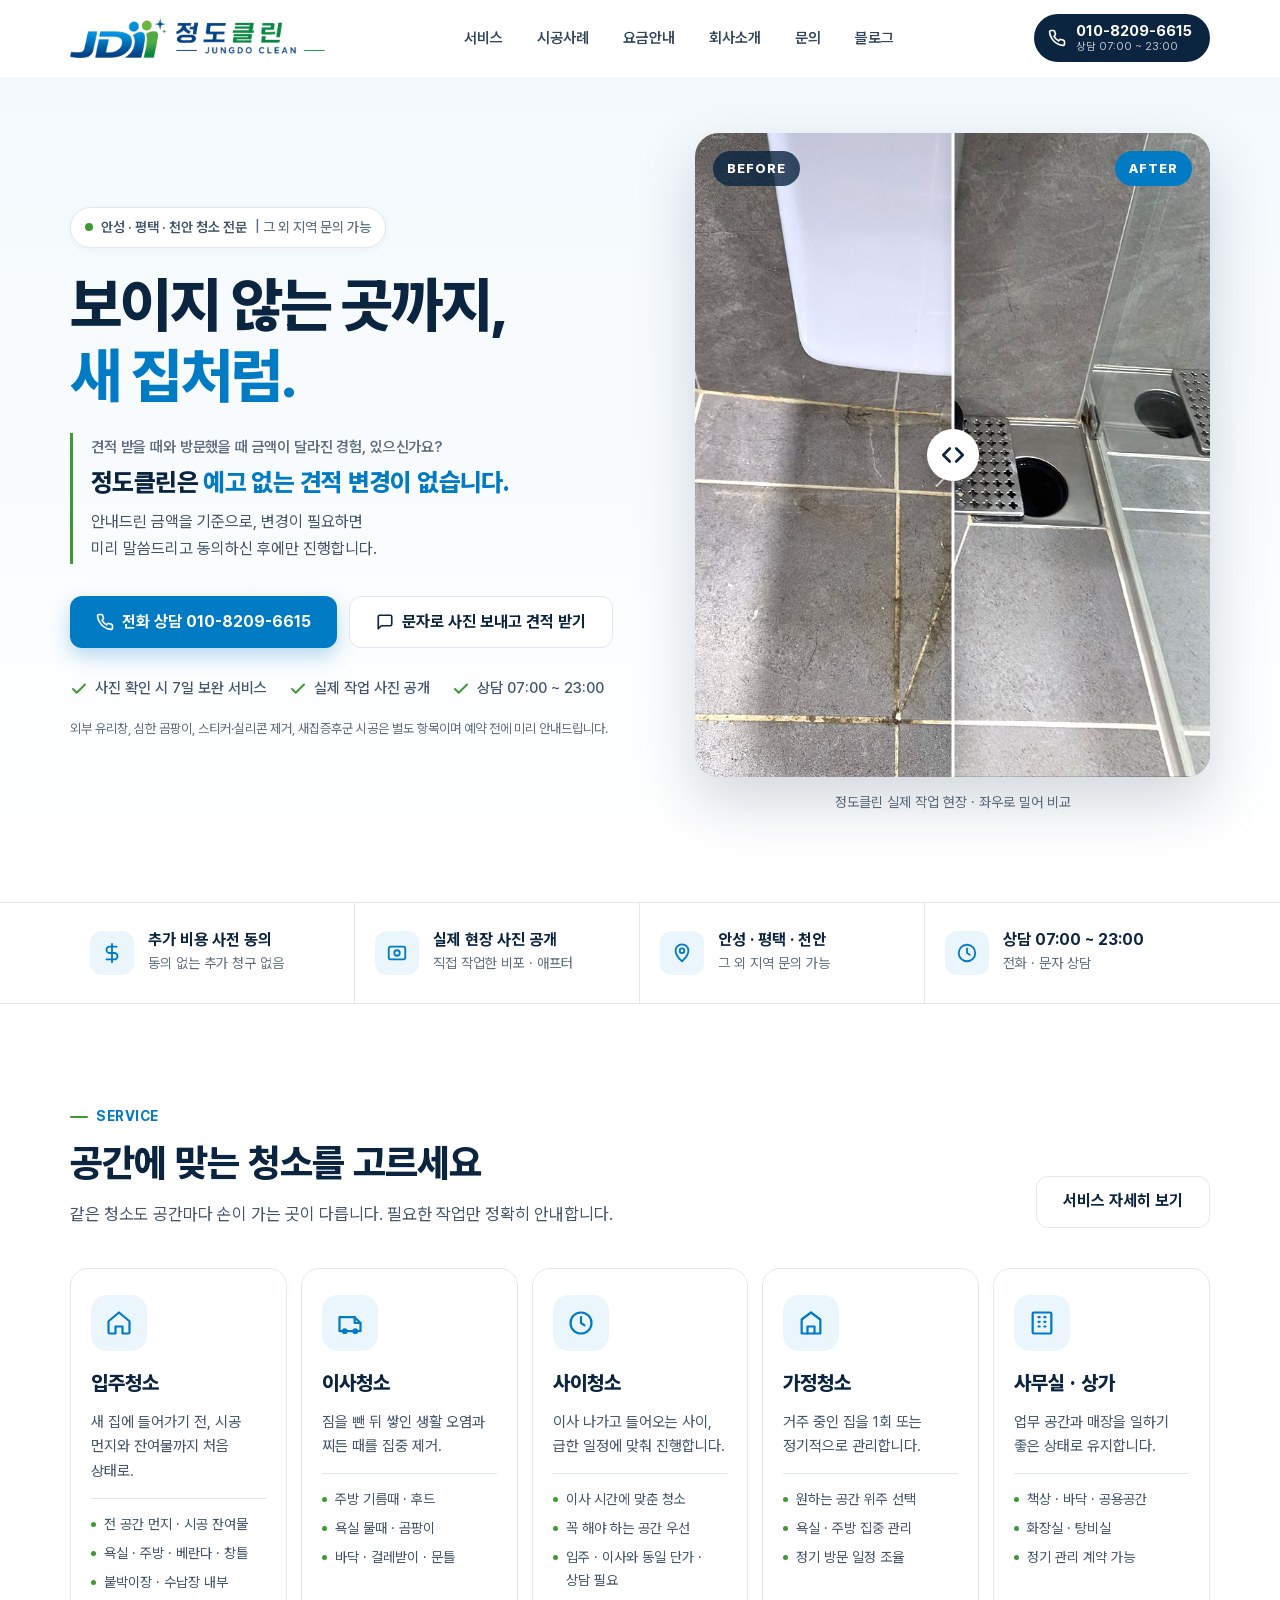
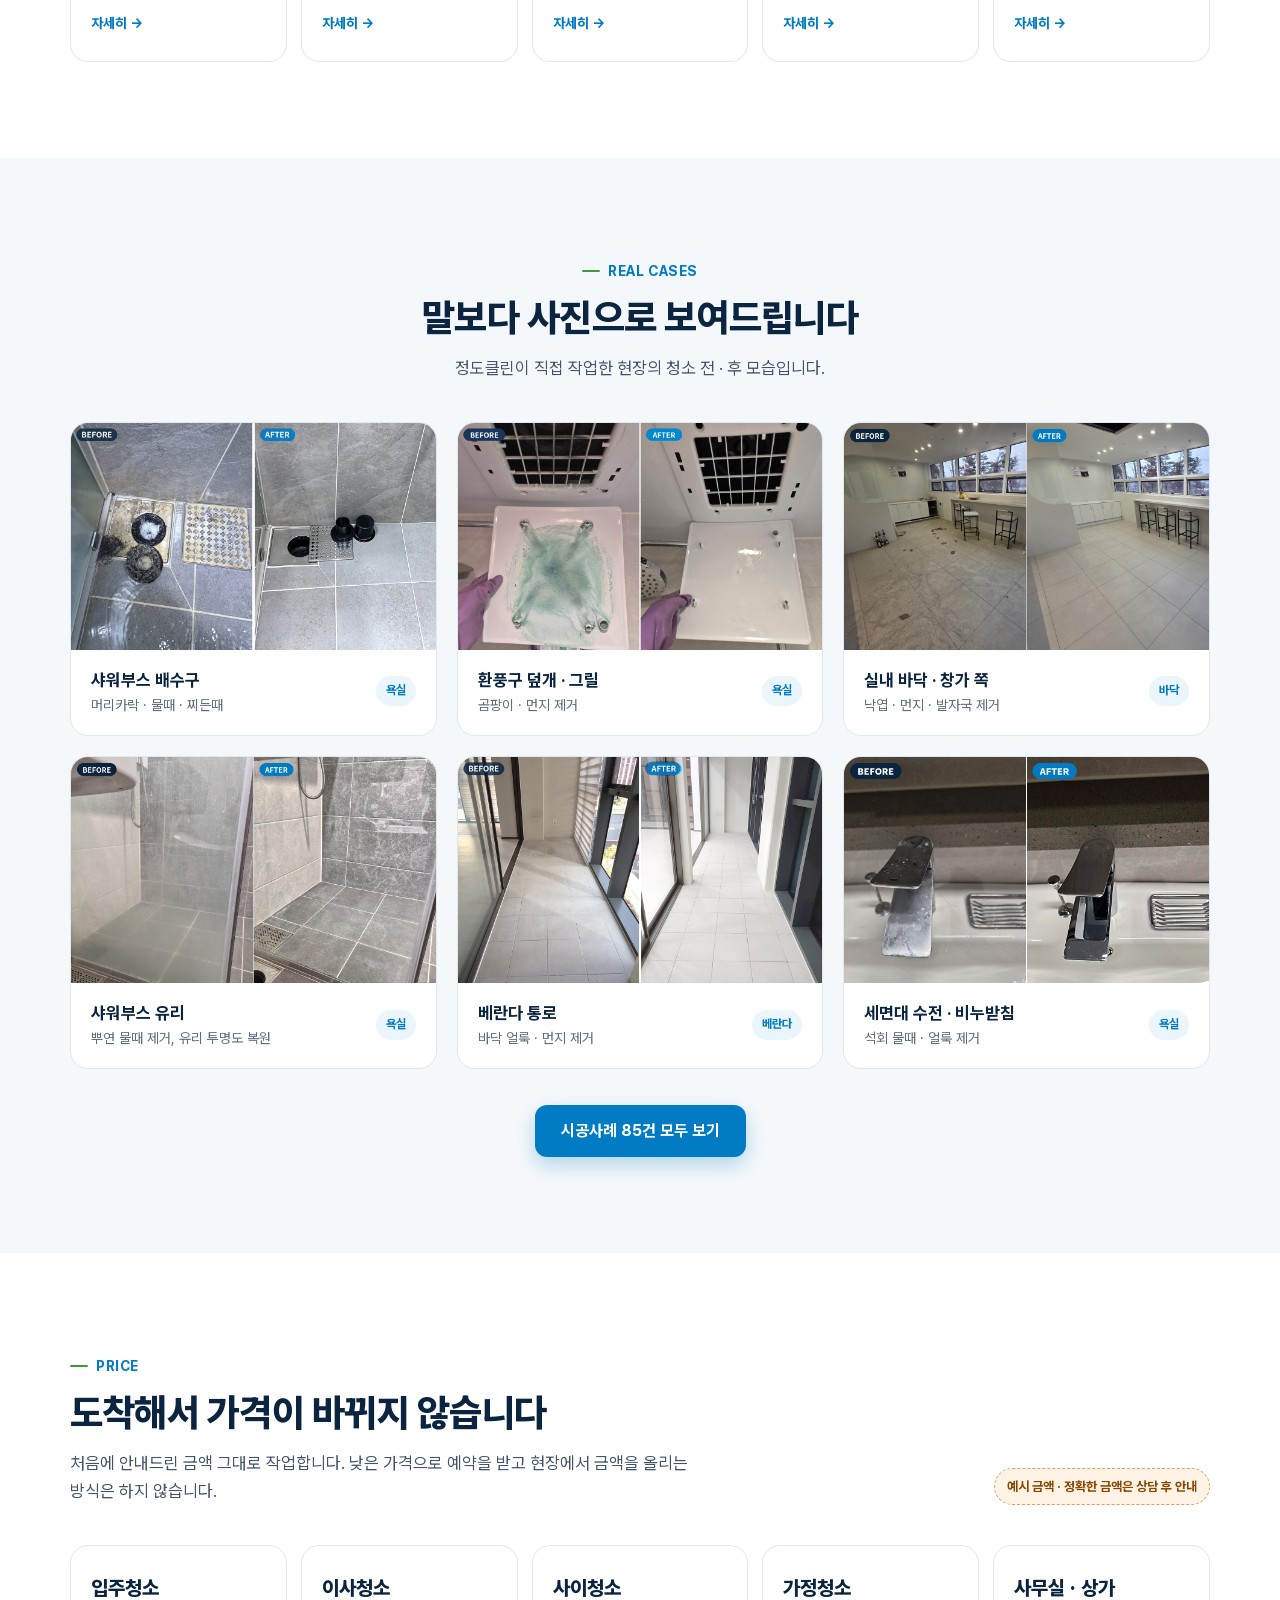
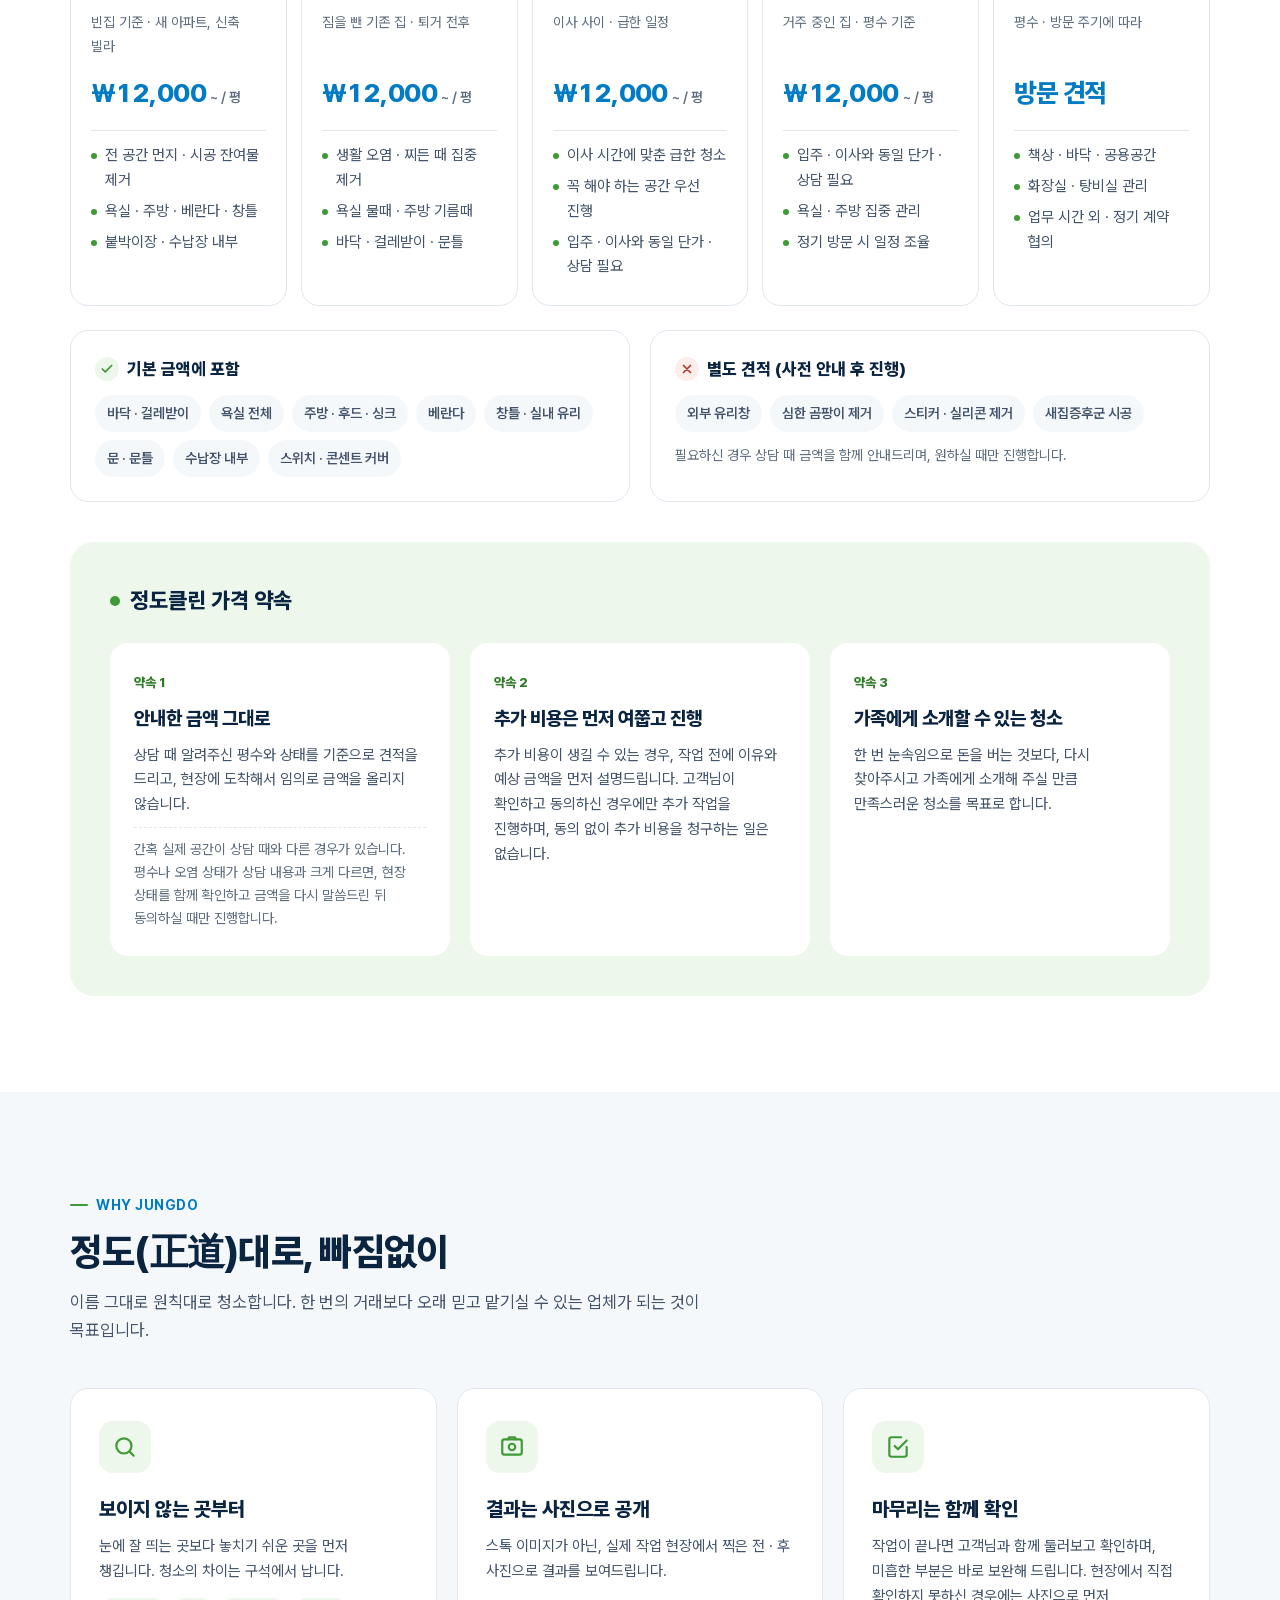
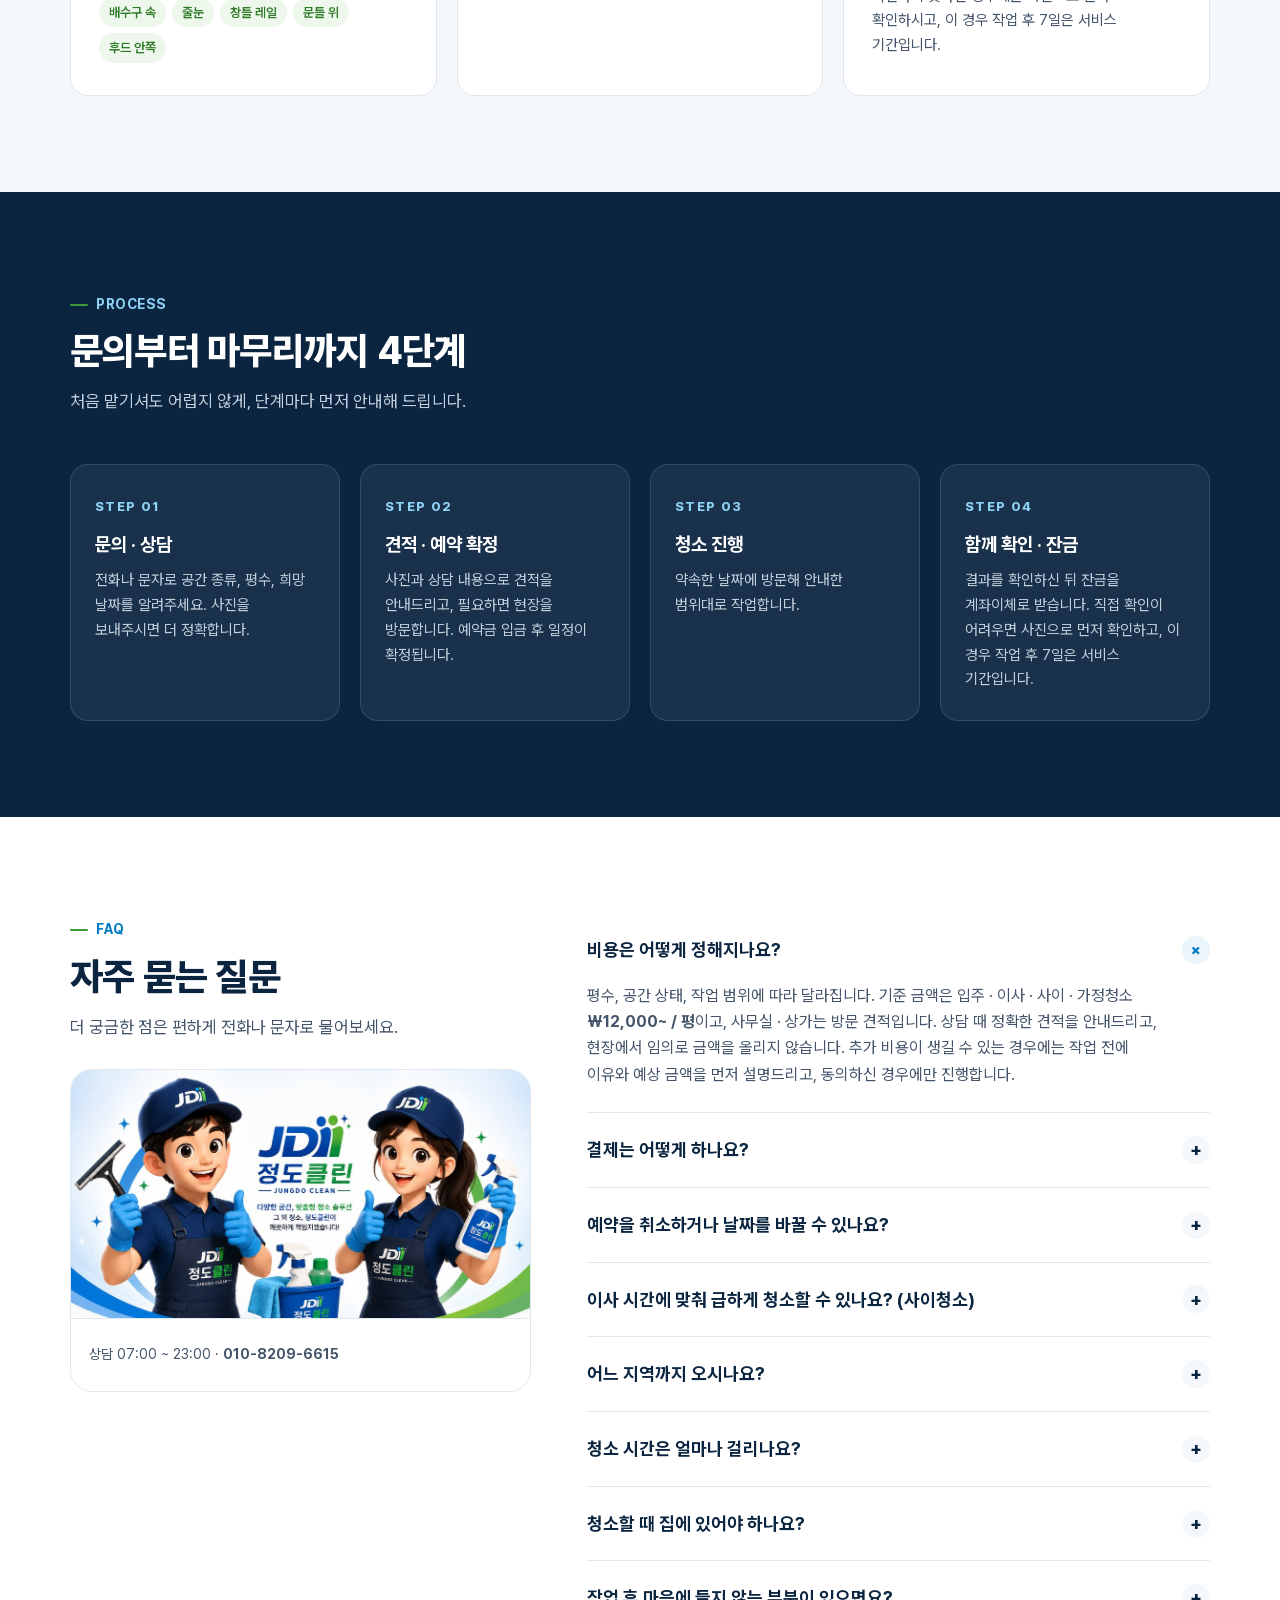
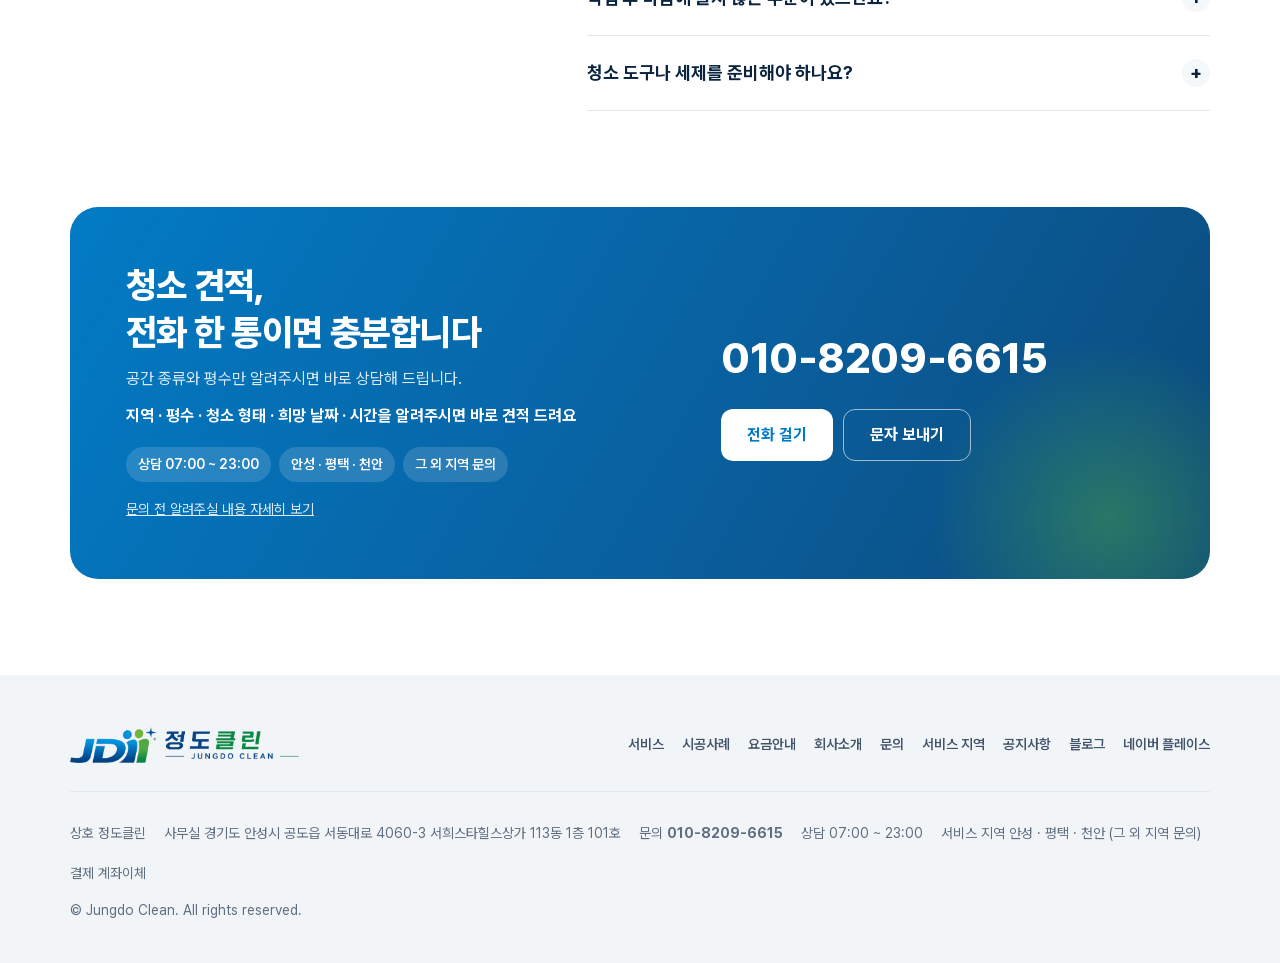
<file: index.html>
<!DOCTYPE html>
<html lang="ko">
<head>
<meta charset="UTF-8">
<meta name="viewport" content="width=device-width, initial-scale=1.0">
<title>정도클린 | 안성 · 평택 · 천안 입주청소 · 이사청소 · 가정청소</title>
<meta name="description" content="정도클린 — 안성·평택·천안 입주청소, 이사청소, 가정청소, 사무실청소. 추가 비용은 동의 후에만. 상담 07:00~23:00, 010-8209-6615">
<link rel="canonical" href="https://www.jungdohr.co.kr/">
<meta property="og:type" content="website">
<meta property="og:site_name" content="정도클린">
<meta property="og:title" content="정도클린 | 안성 · 평택 · 천안 입주청소 · 이사청소 · 가정청소">
<meta property="og:description" content="정도클린 — 안성·평택·천안 입주청소, 이사청소, 가정청소, 사무실청소. 추가 비용은 동의 후에만. 상담 07:00~23:00, 010-8209-6615">
<meta property="og:url" content="https://www.jungdohr.co.kr/">
<meta property="og:image" content="https://www.jungdohr.co.kr/assets/og-image.jpg">
<meta name="theme-color" content="#027BC5">
<link rel="icon" href="assets/favicon.png" type="image/png">
<link rel="apple-touch-icon" href="assets/apple-touch-icon.png">
<link rel="preload" href="assets/pretendard-subset.woff2" as="font" type="font/woff2" crossorigin>
<link rel="stylesheet" href="assets/site.css?v=261030c">
<script type="application/ld+json">
{"@context":"https://schema.org","@type":"HouseCleaningService","name":"정도클린","alternateName":"JUNGDO CLEAN","url":"https://www.jungdohr.co.kr/","telephone":"+82-10-8209-6615","address":{"@type":"PostalAddress","addressCountry":"KR","addressRegion":"경기도","addressLocality":"안성시","streetAddress":"공도읍 서동대로 4060-3 서희스타힐스상가 113동 1층 101호"},"image":"https://www.jungdohr.co.kr/assets/og-image.jpg","logo":"https://www.jungdohr.co.kr/assets/logo-h.png","areaServed":[{"@type":"City","name":"안성시"},{"@type":"City","name":"평택시"},{"@type":"City","name":"천안시"}],"openingHoursSpecification":{"@type":"OpeningHoursSpecification","dayOfWeek":["Monday","Tuesday","Wednesday","Thursday","Friday","Saturday","Sunday"],"opens":"07:00","closes":"23:00"},"paymentAccepted":"계좌이체","hasMap":"https://map.naver.com/p/entry/place/2038582766","sameAs":["https://map.naver.com/p/entry/place/2038582766","https://blog.naver.com/jungdoclean"]}
</script>
</head>
<body>
<header class="hd" id="hd">
  <div class="wrap">
    <a class="logo" href="index.html" aria-label="정도클린 홈"><img src="assets/logo-h.png" alt="정도클린 JUNGDO CLEAN" width="713" height="112"></a>
    <nav class="nav" aria-label="주요 메뉴"><a href="service.html">서비스</a><a href="portfolio.html">시공사례</a><a href="price.html">요금안내</a><a href="about.html">회사소개</a><a href="contact.html">문의</a><a href="https://blog.naver.com/jungdoclean" target="_blank" rel="noopener">블로그</a></nav>
    <a class="hd-call tel" href="tel:010-8209-6615"><svg viewBox="0 0 24 24" fill="none" stroke="currentColor" stroke-width="2.2" stroke-linecap="round" stroke-linejoin="round" aria-hidden="true"><path d="M22 16.9v3a2 2 0 0 1-2.2 2 19.8 19.8 0 0 1-8.6-3.1 19.5 19.5 0 0 1-6-6A19.8 19.8 0 0 1 2.1 4.2 2 2 0 0 1 4.1 2h3a2 2 0 0 1 2 1.7c.1.9.4 1.8.7 2.7a2 2 0 0 1-.5 2.1L8 9.8a16 16 0 0 0 6 6l1.3-1.3a2 2 0 0 1 2.1-.4c.9.3 1.8.6 2.7.7a2 2 0 0 1 1.7 2z"/></svg><span><b>010-8209-6615</b><small>상담 07:00 ~ 23:00</small></span></a>
    <button class="menu-btn" id="menuBtn" aria-label="메뉴 열기" aria-expanded="false" aria-controls="mnav">
      <svg width="24" height="24" viewBox="0 0 24 24" fill="none" stroke="currentColor" stroke-width="2" stroke-linecap="round" aria-hidden="true"><path d="M4 7h16M4 12h16M4 17h16"/></svg>
    </button>
  </div>
  <nav class="mnav" id="mnav" aria-label="모바일 메뉴"><a href="service.html">서비스</a><a href="portfolio.html">시공사례</a><a href="price.html">요금안내</a><a href="about.html">회사소개</a><a href="contact.html">문의</a><a href="location.html">서비스 지역</a><a href="notice.html">공지사항</a><a href="https://blog.naver.com/jungdoclean" target="_blank" rel="noopener">블로그</a></nav>
</header>
<main>
<!-- HERO -->
<section class="hero">
  <div class="wrap">
    <div>
      <span class="chip"><span class="dot"></span>안성 · 평택 · 천안 청소 전문 <em>| 그 외 지역 문의 가능</em></span>
      <h1>보이지 않는 곳까지,<br><em>새 집처럼.</em></h1>
      <div class="hp">
        <p class="hq">견적 받을 때와 방문했을 때 금액이 달라진 경험, 있으신가요?</p>
        <p class="pledge">정도클린은 <em>예고 없는 견적 변경이 없습니다.</em></p>
        <p class="lead">안내드린 금액을 기준으로, 변경이 필요하면 미리 말씀드리고 동의하신 후에만 진행합니다.</p>
      </div>
      <div class="ctas">
        <a class="btn btn-primary tel" href="tel:010-8209-6615">
          <svg viewBox="0 0 24 24" fill="none" stroke="currentColor" stroke-width="2.2" stroke-linecap="round" stroke-linejoin="round" aria-hidden="true"><path d="M22 16.9v3a2 2 0 0 1-2.2 2 19.8 19.8 0 0 1-8.6-3.1 19.5 19.5 0 0 1-6-6A19.8 19.8 0 0 1 2.1 4.2 2 2 0 0 1 4.1 2h3a2 2 0 0 1 2 1.7c.1.9.4 1.8.7 2.7a2 2 0 0 1-.5 2.1L8 9.8a16 16 0 0 0 6 6l1.3-1.3a2 2 0 0 1 2.1-.4c.9.3 1.8.6 2.7.7a2 2 0 0 1 1.7 2z"/></svg>
          전화 상담 010-8209-6615
        </a>
        <a class="btn btn-ghost sms" href="sms:010-8209-6615">
          <svg viewBox="0 0 24 24" fill="none" stroke="currentColor" stroke-width="2.2" stroke-linecap="round" stroke-linejoin="round" aria-hidden="true"><path d="M21 15a2 2 0 0 1-2 2H7l-4 4V5a2 2 0 0 1 2-2h14a2 2 0 0 1 2 2z"/></svg>
          문자로 사진 보내고 견적 받기
        </a>
      </div>
      <ul class="checks">
        <li><svg viewBox="0 0 24 24" fill="none" stroke="currentColor" stroke-width="2.6" stroke-linecap="round" stroke-linejoin="round" aria-hidden="true"><path d="M20 6 9 17l-5-5"/></svg>사진 확인 시 7일 보완 서비스</li>
        <li><svg viewBox="0 0 24 24" fill="none" stroke="currentColor" stroke-width="2.6" stroke-linecap="round" stroke-linejoin="round" aria-hidden="true"><path d="M20 6 9 17l-5-5"/></svg>실제 작업 사진 공개</li>
        <li><svg viewBox="0 0 24 24" fill="none" stroke="currentColor" stroke-width="2.6" stroke-linecap="round" stroke-linejoin="round" aria-hidden="true"><path d="M20 6 9 17l-5-5"/></svg>상담 07:00 ~ 23:00</li>
      </ul>
      <p class="fine">외부 유리창, 심한 곰팡이, 스티커·실리콘 제거, 새집증후군 시공은 별도 항목이며 예약 전에 미리 안내드립니다.</p>
    </div>

    <div>
      <div class="ba" id="ba">
        <img src="assets/hero-before.jpg" width="720" height="900" fetchpriority="high" alt="청소 전 세면대 아래 바닥 줄눈">
        <div class="after-wrap" id="baAfter"><img src="assets/hero-after.jpg" width="720" height="900" alt="청소 후 세면대 아래 바닥 줄눈"></div>
        <div class="bar" id="baBar"></div>
        <div class="knob" id="baKnob" aria-hidden="true">
          <svg viewBox="0 0 24 24" fill="none" stroke="currentColor" stroke-width="2.4" stroke-linecap="round" stroke-linejoin="round"><path d="m9 6-6 6 6 6M15 6l6 6-6 6"/></svg>
        </div>
        <span class="tag b">BEFORE</span><span class="tag a">AFTER</span>
        <input type="range" min="0" max="100" value="50" id="baRange" aria-label="청소 전후 비교 위치 조절">
      </div>
      <p class="ba-cap">정도클린 실제 작업 현장 · 좌우로 밀어 비교</p>
    </div>
  </div>
</section>

<!-- TRUST STRIP -->
<div class="strip" aria-label="정도클린 약속 요약">
  <div class="wrap">
    <div class="it"><div class="ic"><svg viewBox="0 0 24 24" fill="none" stroke="currentColor" stroke-width="2" stroke-linecap="round" stroke-linejoin="round" aria-hidden="true"><path d="M12 2v20M17 5H9.5a3.5 3.5 0 0 0 0 7h5a3.5 3.5 0 0 1 0 7H6"/></svg></div><div><b>추가 비용 사전 동의</b><span>동의 없는 추가 청구 없음</span></div></div>
    <div class="it"><div class="ic"><svg viewBox="0 0 24 24" fill="none" stroke="currentColor" stroke-width="2" stroke-linecap="round" stroke-linejoin="round" aria-hidden="true"><rect x="3" y="5" width="18" height="14" rx="2"/><circle cx="12" cy="12" r="3"/></svg></div><div><b>실제 현장 사진 공개</b><span>직접 작업한 비포 · 애프터</span></div></div>
    <div class="it"><div class="ic"><svg viewBox="0 0 24 24" fill="none" stroke="currentColor" stroke-width="2" stroke-linecap="round" stroke-linejoin="round" aria-hidden="true"><path d="M12 21s-7-6.2-7-11.5A7 7 0 0 1 19 9.5C19 14.8 12 21 12 21z"/><circle cx="12" cy="9.5" r="2.5"/></svg></div><div><b>안성 · 평택 · 천안</b><span>그 외 지역 문의 가능</span></div></div>
    <div class="it"><div class="ic"><svg viewBox="0 0 24 24" fill="none" stroke="currentColor" stroke-width="2" stroke-linecap="round" stroke-linejoin="round" aria-hidden="true"><circle cx="12" cy="12" r="9"/><path d="M12 7v5l3 2"/></svg></div><div><b>상담 07:00 ~ 23:00</b><span>전화 · 문자 상담</span></div></div>
  </div>
</div>

<!-- SERVICES -->
<section id="service">
  <div class="wrap">
    <div class="sv-head">
      <div>
        <span class="eyebrow">SERVICE</span>
        <h2 class="title">공간에 맞는 청소를 고르세요</h2>
        <p class="lead">같은 청소도 공간마다 손이 가는 곳이 다릅니다. 필요한 작업만 정확히 안내합니다.</p>
      </div>
      <a class="btn btn-ghost" href="service.html">서비스 자세히 보기</a>
    </div>
    <div class="sv-grid">
      <a class="sv" href="service.html">
        <div class="ic"><svg viewBox="0 0 24 24" fill="none" stroke="currentColor" stroke-width="1.9" stroke-linecap="round" stroke-linejoin="round" aria-hidden="true"><path d="M3 10.5 12 3l9 7.5V20a1 1 0 0 1-1 1h-5v-6h-6v6H4a1 1 0 0 1-1-1z"/></svg></div>
        <h3>입주청소</h3><p>새 집에 들어가기 전, 시공 먼지와 잔여물까지 처음 상태로.</p>
        <ul><li>전 공간 먼지 · 시공 잔여물</li><li>욕실 · 주방 · 베란다 · 창틀</li><li>붙박이장 · 수납장 내부</li></ul>
        <span class="more">자세히 →</span>
      </a>
      <a class="sv" href="service.html">
        <div class="ic"><svg viewBox="0 0 24 24" fill="none" stroke="currentColor" stroke-width="1.9" stroke-linecap="round" stroke-linejoin="round" aria-hidden="true"><path d="M3 7h13l5 5v7H3z"/><path d="M16 7v5h5"/><circle cx="7.5" cy="19" r="1.5"/><circle cx="16.5" cy="19" r="1.5"/></svg></div>
        <h3>이사청소</h3><p>짐을 뺀 뒤 쌓인 생활 오염과 찌든 때를 집중 제거.</p>
        <ul><li>주방 기름때 · 후드</li><li>욕실 물때 · 곰팡이</li><li>바닥 · 걸레받이 · 문틀</li></ul>
        <span class="more">자세히 →</span>
      </a>
            <a class="sv" href="service.html#between">
        <div class="ic"><svg viewBox="0 0 24 24" fill="none" stroke="currentColor" stroke-width="1.9" stroke-linecap="round" stroke-linejoin="round" aria-hidden="true"><circle cx="12" cy="12" r="9"/><path d="M12 7v5l3 2"/></svg></div>
        <h3>사이청소</h3><p>이사 나가고 들어오는 사이, 급한 일정에 맞춰 진행합니다.</p>
        <ul><li>이사 시간에 맞춘 청소</li><li>꼭 해야 하는 공간 우선</li><li>입주 · 이사와 동일 단가 · 상담 필요</li></ul>
        <span class="more">자세히 →</span>
      </a>
<a class="sv" href="service.html">
        <div class="ic"><svg viewBox="0 0 24 24" fill="none" stroke="currentColor" stroke-width="1.9" stroke-linecap="round" stroke-linejoin="round" aria-hidden="true"><path d="M12 3 4 9v12h16V9z"/><path d="M9 21v-6h6v6"/></svg></div>
        <h3>가정청소</h3><p>거주 중인 집을 1회 또는 정기적으로 관리합니다.</p>
        <ul><li>원하는 공간 위주 선택</li><li>욕실 · 주방 집중 관리</li><li>정기 방문 일정 조율</li></ul>
        <span class="more">자세히 →</span>
      </a>
      <a class="sv" href="service.html">
        <div class="ic"><svg viewBox="0 0 24 24" fill="none" stroke="currentColor" stroke-width="1.9" stroke-linecap="round" stroke-linejoin="round" aria-hidden="true"><rect x="4" y="3" width="16" height="18" rx="1"/><path d="M9 7h1M14 7h1M9 11h1M14 11h1M9 15h1M14 15h1"/></svg></div>
        <h3>사무실 · 상가</h3><p>업무 공간과 매장을 일하기 좋은 상태로 유지합니다.</p>
        <ul><li>책상 · 바닥 · 공용공간</li><li>화장실 · 탕비실</li><li>정기 관리 계약 가능</li></ul>
        <span class="more">자세히 →</span>
      </a>
    </div>
  </div>
</section>

<!-- CASES -->
<section class="cases" id="cases">
  <div class="wrap center">
    <span class="eyebrow">REAL CASES</span>
    <h2 class="title">말보다 사진으로 보여드립니다</h2>
    <p class="lead">정도클린이 직접 작업한 현장의 청소 전 · 후 모습입니다.</p>
    <div class="cs-grid">
      <a class="cs" href="portfolio.html"><img src="cases/case-01-shower-drain.jpg?v=261026" width="1208" height="750" alt="샤워부스 배수구 청소 전후" loading="lazy"><div class="bd"><div><h3>샤워부스 배수구</h3><p>머리카락 · 물때 · 찌든때</p></div><span class="tagpill">욕실</span></div></a>
      <a class="cs" href="portfolio.html"><img src="cases/case-20-vent-cover.jpg?v=261028" width="1208" height="750" alt="환풍구 덮개 · 그릴 청소 전후" loading="lazy"><div class="bd"><div><h3>환풍구 덮개 · 그릴</h3><p>곰팡이 · 먼지 제거</p></div><span class="tagpill">욕실</span></div></a>
      <a class="cs" href="portfolio.html"><img src="cases/case-83-room-floor-2.jpg?v=261115" width="1208" height="750" alt="실내 바닥 · 창가 쪽 청소 전후" loading="lazy"><div class="bd"><div><h3>실내 바닥 · 창가 쪽</h3><p>낙엽 · 먼지 · 발자국 제거</p></div><span class="tagpill">바닥</span></div></a>
      <a class="cs" href="portfolio.html"><img src="cases/case-67-shower-glass-3.jpg?v=261113" width="1208" height="750" alt="샤워부스 유리 청소 전후" loading="lazy"><div class="bd"><div><h3>샤워부스 유리</h3><p>뿌연 물때 제거, 유리 투명도 복원</p></div><span class="tagpill">욕실</span></div></a>
      <a class="cs" href="portfolio.html"><img src="cases/case-09-balcony-hall.jpg?v=261026" width="1208" height="750" alt="베란다 통로 청소 전후" loading="lazy"><div class="bd"><div><h3>베란다 통로</h3><p>바닥 얼룩 · 먼지 제거</p></div><span class="tagpill">베란다</span></div></a>
      <a class="cs" href="portfolio.html"><img src="cases/case-60-faucet-soapdish.jpg?v=261111b" width="1208" height="750" alt="세면대 수전 · 비누받침 청소 전후" loading="lazy"><div class="bd"><div><h3>세면대 수전 · 비누받침</h3><p>석회 물때 · 얼룩 제거</p></div><span class="tagpill">욕실</span></div></a>
    </div>
    <p class="swipe-hint">← 옆으로 넘겨서 더 보기</p>
    <div class="cs-more"><a class="btn btn-primary" href="portfolio.html">시공사례 85건 모두 보기</a></div>
  </div>
</section>

<!-- PRICE -->
<section class="price" id="price">
  <div class="wrap">
    <div class="pr-head">
      <div>
        <span class="eyebrow">PRICE</span>
        <h2 class="title">도착해서 가격이 바뀌지 않습니다</h2>
        <p class="lead">처음에 안내드린 금액 그대로 작업합니다. 낮은 가격으로 예약을 받고 현장에서 금액을 올리는 방식은 하지 않습니다.</p>
      </div>
      <span class="sample-badge">예시 금액 · 정확한 금액은 상담 후 안내</span>
    </div>

    <div class="pr-grid">
      <div class="pr">
        <h3>입주청소</h3>
        <p class="desc">빈집 기준 · 새 아파트, 신축 빌라</p>
        <p class="amt"><b>₩12,000</b><span>~ / 평</span></p>
        <ul><li>전 공간 먼지 · 시공 잔여물 제거</li><li>욕실 · 주방 · 베란다 · 창틀</li><li>붙박이장 · 수납장 내부</li></ul>
      </div>
      <div class="pr">
        <h3>이사청소</h3>
        <p class="desc">짐을 뺀 기존 집 · 퇴거 전후</p>
        <p class="amt"><b>₩12,000</b><span>~ / 평</span></p>
        <ul><li>생활 오염 · 찌든 때 집중 제거</li><li>욕실 물때 · 주방 기름때</li><li>바닥 · 걸레받이 · 문틀</li></ul>
      </div>
      <div class="pr">
        <h3>사이청소</h3>
        <p class="desc">이사 사이 · 급한 일정</p>
        <p class="amt"><b>₩12,000</b><span>~ / 평</span></p>
        <ul><li>이사 시간에 맞춘 급한 청소</li><li>꼭 해야 하는 공간 우선 진행</li><li>입주 · 이사와 동일 단가 · 상담 필요</li></ul>
      </div>
      <div class="pr">
        <h3>가정청소</h3>
        <p class="desc">거주 중인 집 · 평수 기준</p>
        <p class="amt"><b>₩12,000</b><span>~ / 평</span></p>
        <ul><li>입주 · 이사와 동일 단가 · 상담 필요</li><li>욕실 · 주방 집중 관리</li><li>정기 방문 시 일정 조율</li></ul>
      </div>
      <div class="pr">
        <h3>사무실 · 상가</h3>
        <p class="desc">평수 · 방문 주기에 따라</p>
        <p class="amt"><b>방문 견적</b><span></span></p>
        <ul><li>책상 · 바닥 · 공용공간</li><li>화장실 · 탕비실 관리</li><li>업무 시간 외 · 정기 계약 협의</li></ul>
      </div>
    </div>
    <p class="swipe-hint">← 옆으로 넘겨서 더 보기</p>

    <div class="inc">
      <div class="box yes">
        <h4><span class="mk"><svg viewBox="0 0 24 24" fill="none" stroke="currentColor" stroke-width="3" stroke-linecap="round" stroke-linejoin="round" aria-hidden="true"><path d="M20 6 9 17l-5-5"/></svg></span>기본 금액에 포함</h4>
        <ul><li>바닥 · 걸레받이</li><li>욕실 전체</li><li>주방 · 후드 · 싱크</li><li>베란다</li><li>창틀 · 실내 유리</li><li>문 · 문틀</li><li>수납장 내부</li><li>스위치 · 콘센트 커버</li></ul>
      </div>
      <div class="box no">
        <h4><span class="mk"><svg viewBox="0 0 24 24" fill="none" stroke="currentColor" stroke-width="3" stroke-linecap="round" aria-hidden="true"><path d="M18 6 6 18M6 6l12 12"/></svg></span>별도 견적 (사전 안내 후 진행)</h4>
        <ul><li>외부 유리창</li><li>심한 곰팡이 제거</li><li>스티커 · 실리콘 제거</li><li>새집증후군 시공</li></ul>
        <p class="note">필요하신 경우 상담 때 금액을 함께 안내드리며, 원하실 때만 진행합니다.</p>
      </div>
    </div>

    <div class="promise">
      <h3 class="pm-title">정도클린 가격 약속</h3>
      <div class="pm-grid">
        <div class="pm-it">
          <span class="pm-n">약속 1</span>
          <h4>안내한 금액 그대로</h4>
          <p>상담 때 알려주신 평수와 상태를 기준으로 견적을 드리고, 현장에 도착해서 임의로 금액을 올리지 않습니다.</p>
          <p class="pm-ex">간혹 실제 공간이 상담 때와 다른 경우가 있습니다. 평수나 오염 상태가 상담 내용과 크게 다르면, 현장 상태를 함께 확인하고 금액을 다시 말씀드린 뒤 동의하실 때만 진행합니다.</p>
        </div>
        <div class="pm-it">
          <span class="pm-n">약속 2</span>
          <h4>추가 비용은 먼저 여쭙고 진행</h4>
          <p>추가 비용이 생길 수 있는 경우, 작업 전에 이유와 예상 금액을 먼저 설명드립니다. 고객님이 확인하고 동의하신 경우에만 추가 작업을 진행하며, 동의 없이 추가 비용을 청구하는 일은 없습니다.</p>
        </div>
        <div class="pm-it">
          <span class="pm-n">약속 3</span>
          <h4>가족에게 소개할 수 있는 청소</h4>
          <p>한 번 눈속임으로 돈을 버는 것보다, 다시 찾아주시고 가족에게 소개해 주실 만큼 만족스러운 청소를 목표로 합니다.</p>
        </div>
      </div>
    </div>
  </div>
</section>

<!-- WHY -->
<section class="why" id="why">
  <div class="wrap">
    <span class="eyebrow">WHY JUNGDO</span>
    <h2 class="title">정도(正道)대로, 빠짐없이</h2>
    <p class="lead">이름 그대로 원칙대로 청소합니다. 한 번의 거래보다 오래 믿고 맡기실 수 있는 업체가 되는 것이 목표입니다.</p>
    <div class="why-grid">
      <div class="wy">
        <div class="ic"><svg viewBox="0 0 24 24" fill="none" stroke="currentColor" stroke-width="2" stroke-linecap="round" stroke-linejoin="round" aria-hidden="true"><circle cx="11" cy="11" r="7"/><path d="m20 20-3.5-3.5"/></svg></div>
        <h3>보이지 않는 곳부터</h3>
        <p>눈에 잘 띄는 곳보다 놓치기 쉬운 곳을 먼저 챙깁니다. 청소의 차이는 구석에서 납니다.</p>
        <div class="spots"><span>배수구 속</span><span>줄눈</span><span>창틀 레일</span><span>문틀 위</span><span>후드 안쪽</span></div>
      </div>
      <div class="wy">
        <div class="ic"><svg viewBox="0 0 24 24" fill="none" stroke="currentColor" stroke-width="2" stroke-linecap="round" stroke-linejoin="round" aria-hidden="true"><rect x="3" y="5" width="18" height="14" rx="2"/><circle cx="12" cy="12" r="3"/><path d="M8 5l1.5-2h5L16 5"/></svg></div>
        <h3>결과는 사진으로 공개</h3>
        <p>스톡 이미지가 아닌, 실제 작업 현장에서 찍은 전 · 후 사진으로 결과를 보여드립니다.</p>
      </div>
      <div class="wy">
        <div class="ic"><svg viewBox="0 0 24 24" fill="none" stroke="currentColor" stroke-width="2" stroke-linecap="round" stroke-linejoin="round" aria-hidden="true"><path d="M9 11l3 3 8-8"/><path d="M20 12v7a2 2 0 0 1-2 2H6a2 2 0 0 1-2-2V5a2 2 0 0 1 2-2h9"/></svg></div>
        <h3>마무리는 함께 확인</h3>
        <p>작업이 끝나면 고객님과 함께 둘러보고 확인하며, 미흡한 부분은 바로 보완해 드립니다. 현장에서 직접 확인하지 못하신 경우에는 사진으로 먼저 확인하시고, 이 경우 작업 후 7일은 서비스 기간입니다.</p>
      </div>
    </div>
  </div>
</section>

<!-- PROCESS -->
<section class="process" id="process">
  <div class="wrap">
    <span class="eyebrow">PROCESS</span>
    <h2 class="title">문의부터 마무리까지 4단계</h2>
    <p class="lead">처음 맡기셔도 어렵지 않게, 단계마다 먼저 안내해 드립니다.</p>
    <ol class="steps">
      <li class="step"><span class="n">STEP 01</span><h3>문의 · 상담</h3><p>전화나 문자로 공간 종류, 평수, 희망 날짜를 알려주세요. 사진을 보내주시면 더 정확합니다.</p></li>
      <li class="step"><span class="n">STEP 02</span><h3>견적 · 예약 확정</h3><p>사진과 상담 내용으로 견적을 안내드리고, 필요하면 현장을 방문합니다. 예약금 입금 후 일정이 확정됩니다.</p></li>
      <li class="step"><span class="n">STEP 03</span><h3>청소 진행</h3><p>약속한 날짜에 방문해 안내한 범위대로 작업합니다.</p></li>
      <li class="step"><span class="n">STEP 04</span><h3>함께 확인 · 잔금</h3><p>결과를 확인하신 뒤 잔금을 계좌이체로 받습니다. 직접 확인이 어려우면 사진으로 먼저 확인하고, 이 경우 작업 후 7일은 서비스 기간입니다.</p></li>
    </ol>
  </div>
</section>

<!-- FAQ -->
<section id="faq">
  <div class="wrap faq-wrap">
    <div>
      <span class="eyebrow">FAQ</span>
      <h2 class="title">자주 묻는 질문</h2>
      <p class="lead">더 궁금한 점은 편하게 전화나 문자로 물어보세요.</p>
      <figure class="mascot">
        <img src="assets/mascot.jpg" alt="정도클린 마스코트" loading="lazy" width="960" height="519">
        <p>상담 07:00 ~ 23:00 · <a class="tel" href="tel:010-8209-6615"><b>010-8209-6615</b></a></p>
      </figure>
    </div>
    <div class="faq">
      <details open>
        <summary>비용은 어떻게 정해지나요?<span class="pm" aria-hidden="true">+</span></summary>
        <div class="ans">평수, 공간 상태, 작업 범위에 따라 달라집니다. 기준 금액은 입주 · 이사 · 사이 · 가정청소 <b>₩12,000~ / 평</b>이고, 사무실 · 상가는 방문 견적입니다. 상담 때 정확한 견적을 안내드리고, 현장에서 임의로 금액을 올리지 않습니다. 추가 비용이 생길 수 있는 경우에는 작업 전에 이유와 예상 금액을 먼저 설명드리고, 동의하신 경우에만 진행합니다.</div>
      </details>
      <details>
        <summary>결제는 어떻게 하나요?<span class="pm" aria-hidden="true">+</span></summary>
        <div class="ans">결제는 <b>계좌이체만</b> 가능합니다. 예약금 <b>₩50,000</b>을 입금하시면 일정이 확정되고, 잔금은 작업을 마친 뒤 결과를 확인하신 다음 받습니다. 현장에서 바로 확인이 어려우시면 사진으로 먼저 확인하신 뒤 입금하시면 되고, 이 경우 작업 후 <b>7일간은 서비스 기간</b>으로 미흡한 부분을 보완해 드립니다. 현장에서 함께 확인하신 경우에는 7일 서비스 기간이 적용되지 않습니다.</div>
      </details>
      <details>
        <summary>예약을 취소하거나 날짜를 바꿀 수 있나요?<span class="pm" aria-hidden="true">+</span></summary>
        <div class="ans">
          작업일 기준으로 아래와 같이 적용됩니다.
          <table class="rule"><tr><th>작업일 5일 전까지</th><td>예약금 전액 환불 · 날짜 변경 무료</td></tr><tr><th>작업일 3~4일 전</th><td>예약금의 50% 환불</td></tr><tr><th>작업일 1~2일 전 · 당일</th><td>환불 불가</td></tr></table>
          <p class="small">환불은 예약금 ₩50,000 기준입니다. 정도클린 사정으로 일정을 지키지 못하면 예약금 전액을 돌려드립니다.</p>
        </div>
      </details>
      <details>
        <summary>이사 시간에 맞춰 급하게 청소할 수 있나요? (사이청소)<span class="pm" aria-hidden="true">+</span></summary>
        <div class="ans">네, <b>사이청소</b>로 진행합니다. 가격은 입주 · 이사청소와 동일하며, 이사 일정과 작업 가능한 시간을 알려주시면 가능한 범위를 상담해 드립니다. 시간에 따라 작업 디테일이 달라질 수 있어, 꼭 해야 하는 공간만 하거나 전체를 하더라도 우선순위를 정해 진행합니다.</div>
      </details>
      <details>
        <summary>어느 지역까지 오시나요?<span class="pm" aria-hidden="true">+</span></summary>
        <div class="ans">안성 · 평택 · 천안을 중심으로 작업합니다. 그 외 지역도 문의 주시면 일정과 거리를 확인해 가능 여부를 안내드립니다.</div>
      </details>
      <details>
        <summary>청소 시간은 얼마나 걸리나요?<span class="pm" aria-hidden="true">+</span></summary>
        <div class="ans">평수와 오염 정도에 따라 달라집니다. 상담 때 예상 소요 시간과 투입 인원을 함께 안내드립니다.</div>
      </details>
      <details>
        <summary>청소할 때 집에 있어야 하나요?<span class="pm" aria-hidden="true">+</span></summary>
        <div class="ans">작업 시작과 마무리 확인 때만 계시면 됩니다. 바로 확인이 어려우시면 사진으로 먼저 확인하실 수 있습니다. 출입 방법은 상담 시 편하신 방식으로 정해 드립니다.</div>
      </details>
      <details>
        <summary>작업 후 마음에 들지 않는 부분이 있으면요?<span class="pm" aria-hidden="true">+</span></summary>
        <div class="ans">마무리 때 함께 둘러보며 확인하고, 미흡한 부분은 바로 보완해 드립니다. 현장에서 직접 확인하지 못하신 경우에는 사진으로 먼저 확인해 주세요. 이 경우 작업 후 <b>7일은 서비스 기간</b>으로, 미흡한 부분을 보완해 드립니다. 함께 확인하신 경우에는 7일 서비스 기간이 적용되지 않습니다.</div>
      </details>
      <details>
        <summary>청소 도구나 세제를 준비해야 하나요?<span class="pm" aria-hidden="true">+</span></summary>
        <div class="ans">필요한 장비와 세제는 정도클린이 준비해 갑니다. 물과 전기만 사용할 수 있으면 됩니다.</div>
      </details>
    </div>
  </div>
</section>

<!-- CTA -->
<section class="cta">
  <div class="wrap">
    <div class="cta-box">
      <div>
        <h2>청소 견적,<br>전화 한 통이면 충분합니다</h2>
        <p>공간 종류와 평수만 알려주시면 바로 상담해 드립니다.</p>
        <p style="font-weight:700;color:#fff">지역 · 평수 · 청소 형태 · 희망 날짜 · 시간을 알려주시면 바로 견적 드려요</p>
        <div class="cta-meta"><span>상담 07:00 ~ 23:00</span><span>안성 · 평택 · 천안</span><span>그 외 지역 문의</span></div>
        <p style="margin-top:14px"><a href="contact.html" style="color:#DCEBF7;text-decoration:underline;font-size:14px">문의 전 알려주실 내용 자세히 보기</a></p>
      </div>
      <div>
        <a class="num tel" href="tel:010-8209-6615">010-8209-6615</a>
        <div class="acts">
          <a class="btn btn-w tel" href="tel:010-8209-6615">전화 걸기</a>
          <a class="btn btn-o sms" href="sms:010-8209-6615">문자 보내기</a>
        </div>
      </div>
    </div>
  </div>
</section>
</main>
<footer class="ft">
  <div class="wrap">
    <div class="top">
      <img src="assets/logo-h.png" alt="정도클린" width="713" height="112" loading="lazy">
      <nav aria-label="하단 메뉴">
        <a href="service.html">서비스</a><a href="portfolio.html">시공사례</a><a href="price.html">요금안내</a><a href="about.html">회사소개</a><a href="contact.html">문의</a><a href="location.html">서비스 지역</a><a href="notice.html">공지사항</a><a href="https://blog.naver.com/jungdoclean" target="_blank" rel="noopener">블로그</a><a href="https://map.naver.com/p/entry/place/2038582766" target="_blank" rel="noopener">네이버 플레이스</a>
      </nav>
    </div>
    <div class="info">
      <span>상호 정도클린</span>
      <span>사무실 경기도 안성시 공도읍 서동대로 4060-3 서희스타힐스상가 113동 1층 101호</span>
      <span>문의 <a class="tel" href="tel:010-8209-6615"><b>010-8209-6615</b></a></span>
      <span>상담 07:00 ~ 23:00</span>
      <span>서비스 지역 안성 · 평택 · 천안 (그 외 지역 문의)</span>
      <span>결제 계좌이체</span>
    </div>
    <p class="copy">© Jungdo Clean. All rights reserved.</p>
  </div>
</footer>
<div class="mbar">
  <a class="btn btn-ghost sms" href="sms:010-8209-6615">문자 문의</a>
  <a class="btn btn-primary tel" href="tel:010-8209-6615">전화 상담하기</a>
</div>
<div class="toast" id="toast" role="status" aria-live="polite"></div>
<script src="assets/site.js" defer></script>
</body>
</html>
</file>
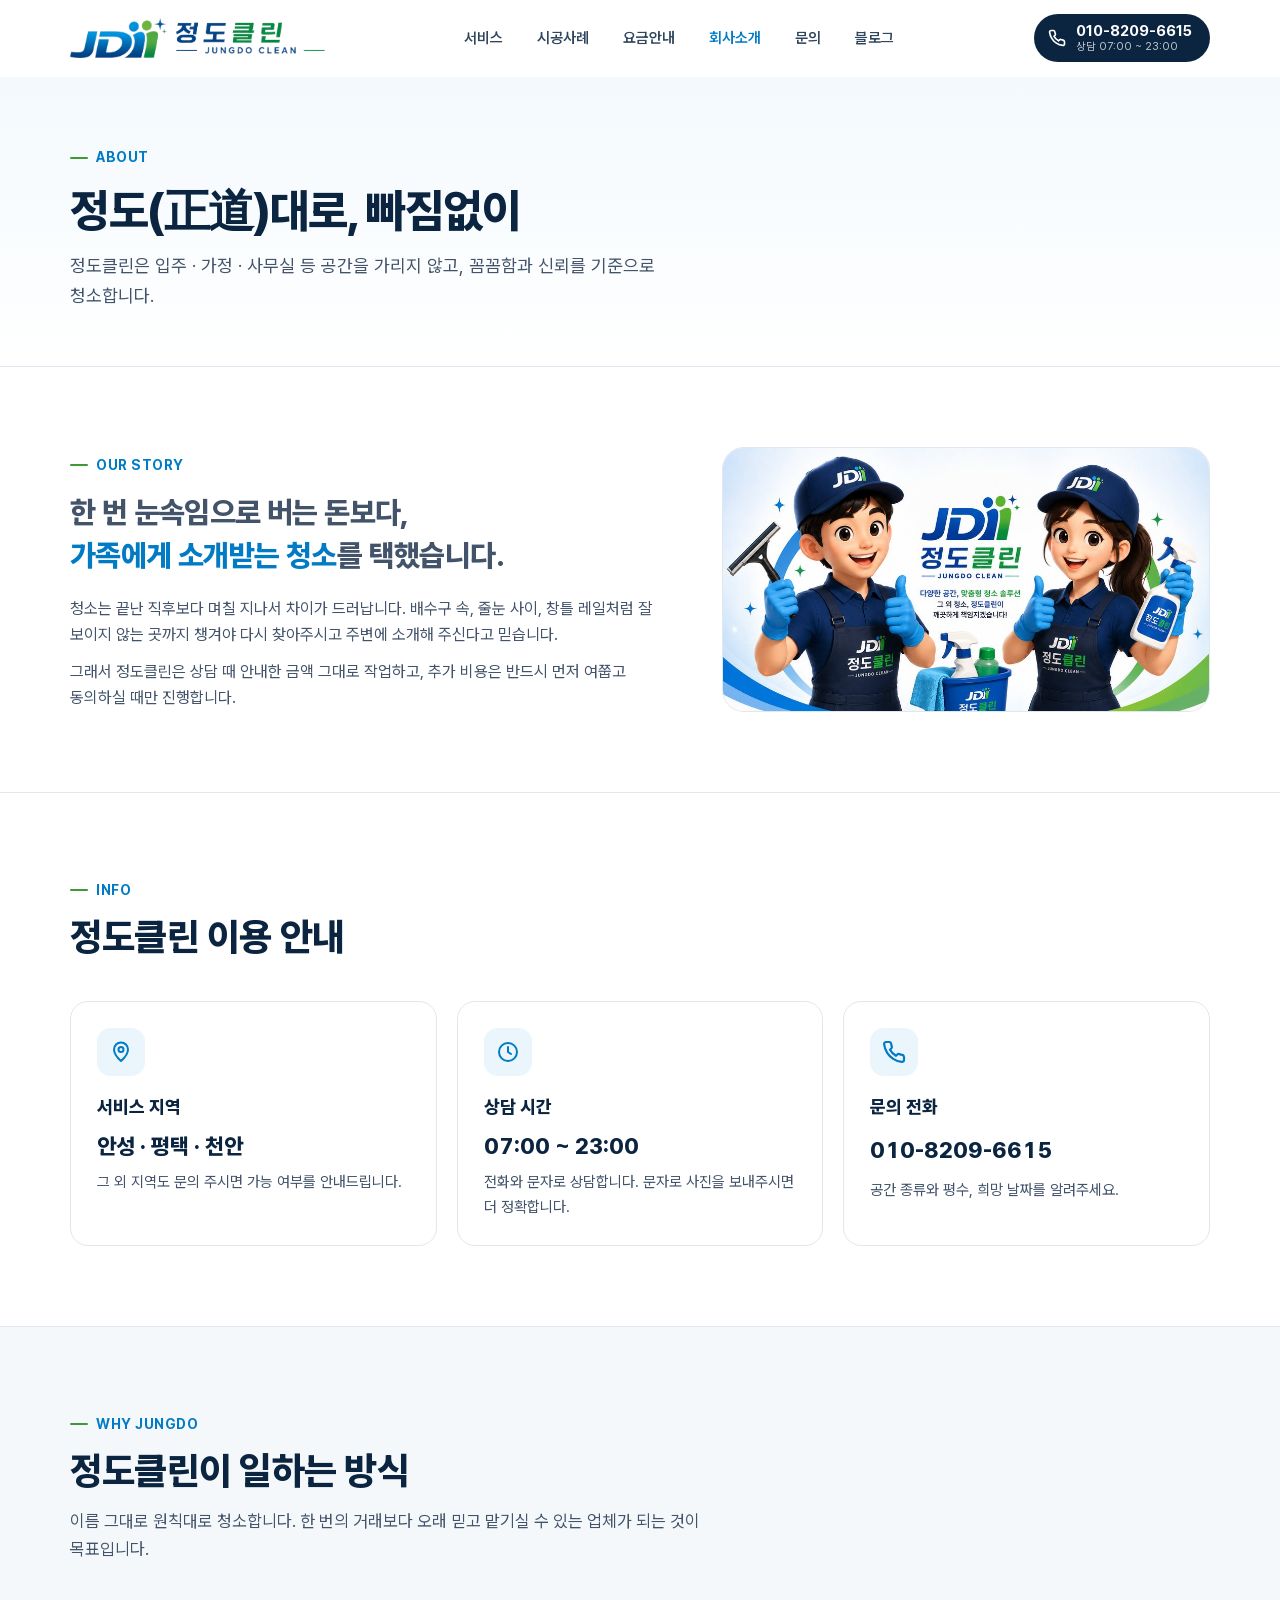
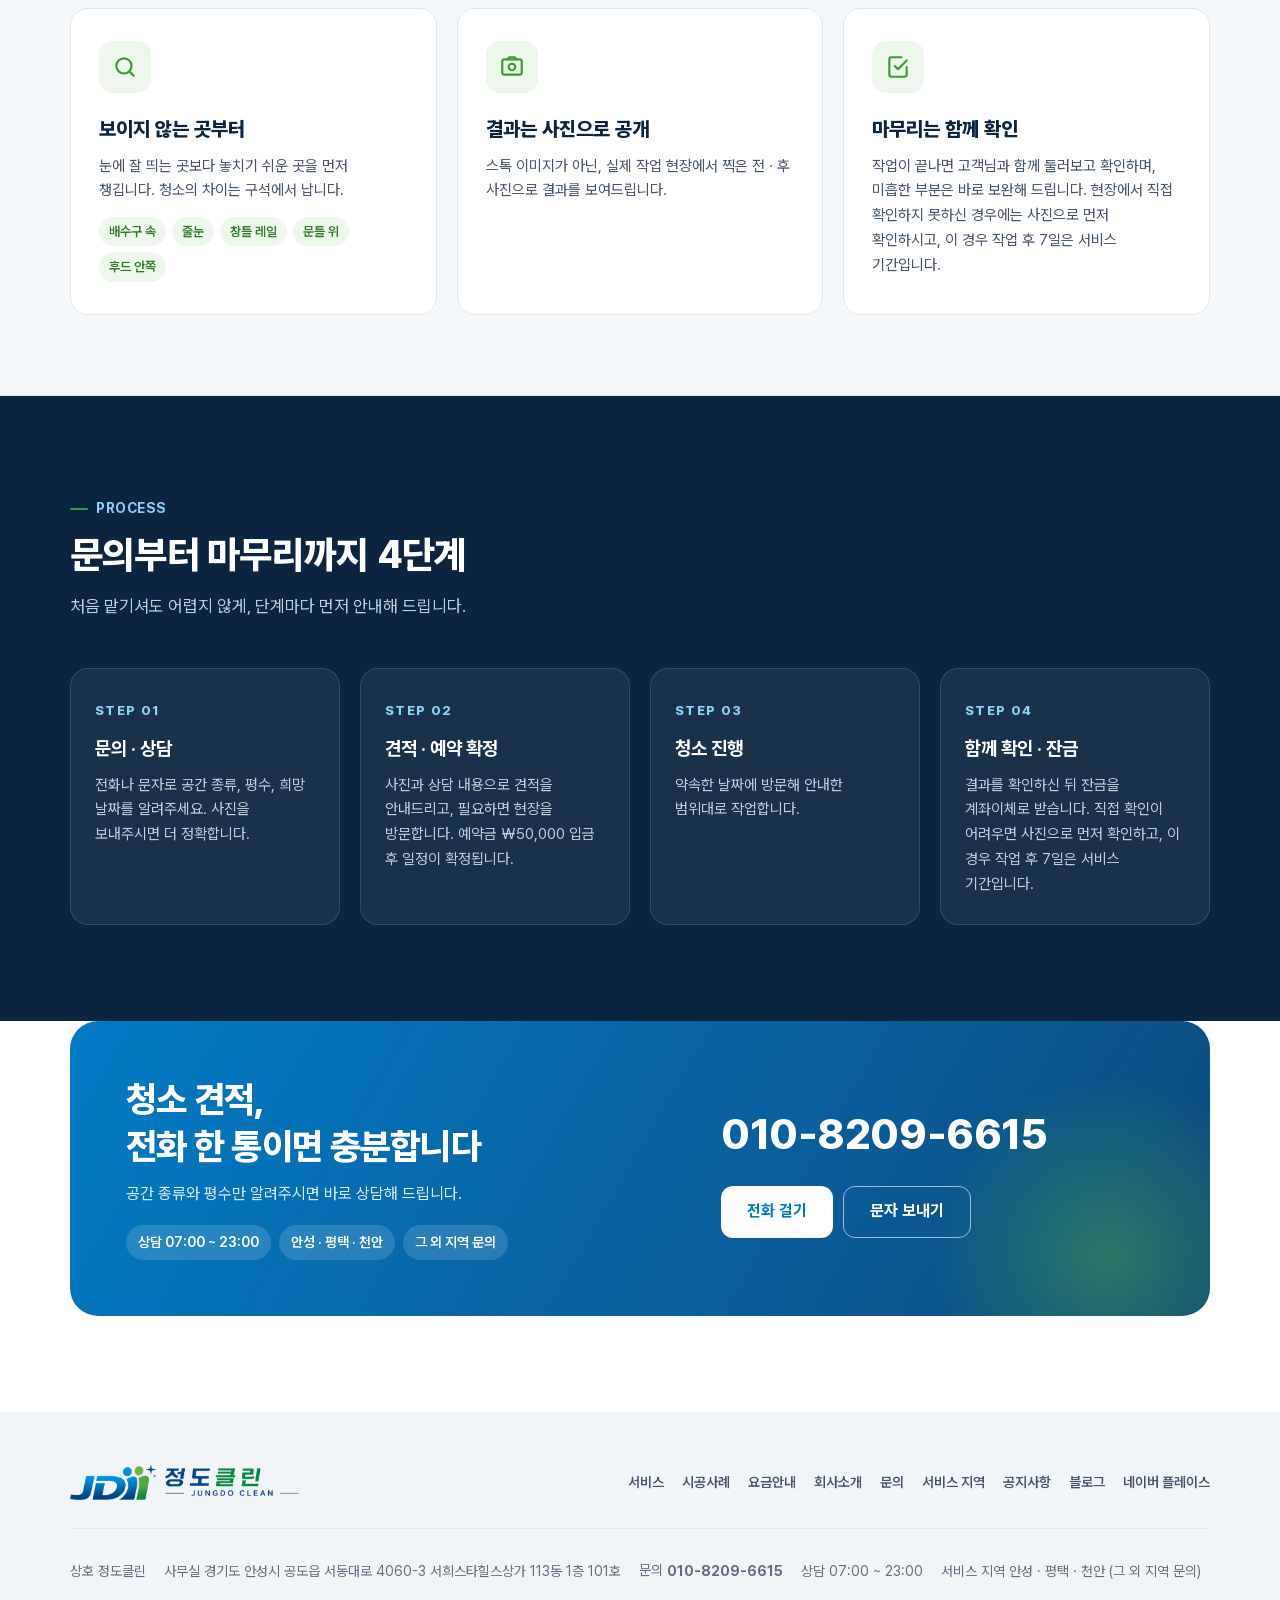
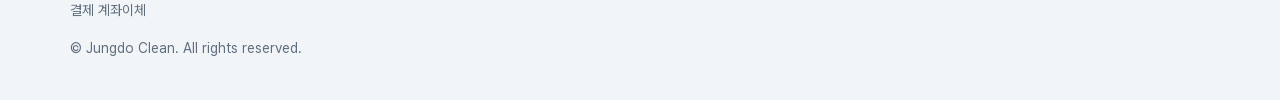
<file: about.html>
<!DOCTYPE html>
<html lang="ko">
<head>
<meta charset="UTF-8">
<meta name="viewport" content="width=device-width, initial-scale=1.0">
<title>회사소개 | 정도클린 안성 · 평택 · 천안 청소업체</title>
<meta name="description" content="정도클린 회사소개 — 정도(正道)대로 빠짐없이. 안성·평택·천안 청소, 상담 07:00~23:00.">
<link rel="canonical" href="https://www.jungdohr.co.kr/about.html">
<meta property="og:type" content="website">
<meta property="og:site_name" content="정도클린">
<meta property="og:title" content="회사소개 | 정도클린 안성 · 평택 · 천안 청소업체">
<meta property="og:description" content="정도클린 회사소개 — 정도(正道)대로 빠짐없이. 안성·평택·천안 청소, 상담 07:00~23:00.">
<meta property="og:url" content="https://www.jungdohr.co.kr/about.html">
<meta property="og:image" content="https://www.jungdohr.co.kr/assets/og-image.jpg">
<meta name="theme-color" content="#027BC5">
<link rel="icon" href="assets/favicon.png" type="image/png">
<link rel="apple-touch-icon" href="assets/apple-touch-icon.png">
<link rel="preload" href="assets/pretendard-subset.woff2" as="font" type="font/woff2" crossorigin>
<link rel="stylesheet" href="assets/site.css?v=261026b">
</head>
<body>
<header class="hd" id="hd">
  <div class="wrap">
    <a class="logo" href="index.html" aria-label="정도클린 홈"><img src="assets/logo-h.png" alt="정도클린 JUNGDO CLEAN" width="713" height="112"></a>
    <nav class="nav" aria-label="주요 메뉴"><a href="service.html">서비스</a><a href="portfolio.html">시공사례</a><a href="price.html">요금안내</a><a href="about.html" class="on" aria-current="page">회사소개</a><a href="contact.html">문의</a><a href="https://blog.naver.com/jungdoclean" target="_blank" rel="noopener">블로그</a></nav>
    <a class="hd-call tel" href="tel:010-8209-6615"><svg viewBox="0 0 24 24" fill="none" stroke="currentColor" stroke-width="2.2" stroke-linecap="round" stroke-linejoin="round" aria-hidden="true"><path d="M22 16.9v3a2 2 0 0 1-2.2 2 19.8 19.8 0 0 1-8.6-3.1 19.5 19.5 0 0 1-6-6A19.8 19.8 0 0 1 2.1 4.2 2 2 0 0 1 4.1 2h3a2 2 0 0 1 2 1.7c.1.9.4 1.8.7 2.7a2 2 0 0 1-.5 2.1L8 9.8a16 16 0 0 0 6 6l1.3-1.3a2 2 0 0 1 2.1-.4c.9.3 1.8.6 2.7.7a2 2 0 0 1 1.7 2z"/></svg><span><b>010-8209-6615</b><small>상담 07:00 ~ 23:00</small></span></a>
    <button class="menu-btn" id="menuBtn" aria-label="메뉴 열기" aria-expanded="false" aria-controls="mnav">
      <svg width="24" height="24" viewBox="0 0 24 24" fill="none" stroke="currentColor" stroke-width="2" stroke-linecap="round" aria-hidden="true"><path d="M4 7h16M4 12h16M4 17h16"/></svg>
    </button>
  </div>
  <nav class="mnav" id="mnav" aria-label="모바일 메뉴"><a href="service.html">서비스</a><a href="portfolio.html">시공사례</a><a href="price.html">요금안내</a><a href="about.html" class="on" aria-current="page">회사소개</a><a href="contact.html">문의</a><a href="location.html">서비스 지역</a><a href="notice.html">공지사항</a><a href="https://blog.naver.com/jungdoclean" target="_blank" rel="noopener">블로그</a></nav>
</header>
<main><section class="phero"><div class="wrap"><span class="eyebrow">ABOUT</span><h1>정도(正道)대로, 빠짐없이</h1><p class="lead">정도클린은 입주 · 가정 · 사무실 등 공간을 가리지 않고, 꼼꼼함과 신뢰를 기준으로 청소합니다.</p></div></section>
<section class="sec"><div class="wrap story">
  <div><span class="eyebrow">OUR STORY</span>
  <p class="big">한 번 눈속임으로 버는 돈보다,<br><em>가족에게 소개받는 청소</em>를 택했습니다.</p>
  <p>청소는 끝난 직후보다 며칠 지나서 차이가 드러납니다. 배수구 속, 줄눈 사이, 창틀 레일처럼 잘 보이지 않는 곳까지 챙겨야 다시 찾아주시고 주변에 소개해 주신다고 믿습니다.</p>
  <p>그래서 정도클린은 상담 때 안내한 금액 그대로 작업하고, 추가 비용은 반드시 먼저 여쭙고 동의하실 때만 진행합니다.</p></div>
  <img src="assets/mascot.jpg" alt="정도클린 마스코트" width="960" height="519" loading="lazy">
</div></section>
<section class="sec"><div class="wrap"><span class="eyebrow">INFO</span><h2 class="title">정도클린 이용 안내</h2>
<div class="info-grid">
  <div class="info-c"><div class="ic"><svg viewBox="0 0 24 24" fill="none" stroke="currentColor" stroke-width="2" stroke-linecap="round" stroke-linejoin="round" aria-hidden="true"><path d="M12 21s-7-6.2-7-11.5A7 7 0 0 1 19 9.5C19 14.8 12 21 12 21z"/><circle cx="12" cy="9.5" r="2.5"/></svg></div><h3>서비스 지역</h3><p class="v">안성 · 평택 · 천안</p><p>그 외 지역도 문의 주시면 가능 여부를 안내드립니다.</p></div>
  <div class="info-c"><div class="ic"><svg viewBox="0 0 24 24" fill="none" stroke="currentColor" stroke-width="2" stroke-linecap="round" stroke-linejoin="round" aria-hidden="true"><circle cx="12" cy="12" r="9"/><path d="M12 7v5l3 2"/></svg></div><h3>상담 시간</h3><p class="v">07:00 ~ 23:00</p><p>전화와 문자로 상담합니다. 문자로 사진을 보내주시면 더 정확합니다.</p></div>
  <div class="info-c"><div class="ic"><svg viewBox="0 0 24 24" fill="none" stroke="currentColor" stroke-width="2.2" stroke-linecap="round" stroke-linejoin="round" aria-hidden="true"><path d="M22 16.9v3a2 2 0 0 1-2.2 2 19.8 19.8 0 0 1-8.6-3.1 19.5 19.5 0 0 1-6-6A19.8 19.8 0 0 1 2.1 4.2 2 2 0 0 1 4.1 2h3a2 2 0 0 1 2 1.7c.1.9.4 1.8.7 2.7a2 2 0 0 1-.5 2.1L8 9.8a16 16 0 0 0 6 6l1.3-1.3a2 2 0 0 1 2.1-.4c.9.3 1.8.6 2.7.7a2 2 0 0 1 1.7 2z"/></svg></div><h3>문의 전화</h3><p class="v"><a class="tel" href="tel:010-8209-6615">010-8209-6615</a></p><p>공간 종류와 평수, 희망 날짜를 알려주세요.</p></div>
</div></div></section>
<!-- WHY -->
<section class="why sec" id="why">
  <div class="wrap">
    <span class="eyebrow">WHY JUNGDO</span>
    <h2 class="title">정도클린이 일하는 방식</h2>
    <p class="lead">이름 그대로 원칙대로 청소합니다. 한 번의 거래보다 오래 믿고 맡기실 수 있는 업체가 되는 것이 목표입니다.</p>
    <div class="why-grid">
      <div class="wy">
        <div class="ic"><svg viewBox="0 0 24 24" fill="none" stroke="currentColor" stroke-width="2" stroke-linecap="round" stroke-linejoin="round" aria-hidden="true"><circle cx="11" cy="11" r="7"/><path d="m20 20-3.5-3.5"/></svg></div>
        <h3>보이지 않는 곳부터</h3>
        <p>눈에 잘 띄는 곳보다 놓치기 쉬운 곳을 먼저 챙깁니다. 청소의 차이는 구석에서 납니다.</p>
        <div class="spots"><span>배수구 속</span><span>줄눈</span><span>창틀 레일</span><span>문틀 위</span><span>후드 안쪽</span></div>
      </div>
      <div class="wy">
        <div class="ic"><svg viewBox="0 0 24 24" fill="none" stroke="currentColor" stroke-width="2" stroke-linecap="round" stroke-linejoin="round" aria-hidden="true"><rect x="3" y="5" width="18" height="14" rx="2"/><circle cx="12" cy="12" r="3"/><path d="M8 5l1.5-2h5L16 5"/></svg></div>
        <h3>결과는 사진으로 공개</h3>
        <p>스톡 이미지가 아닌, 실제 작업 현장에서 찍은 전 · 후 사진으로 결과를 보여드립니다.</p>
      </div>
      <div class="wy">
        <div class="ic"><svg viewBox="0 0 24 24" fill="none" stroke="currentColor" stroke-width="2" stroke-linecap="round" stroke-linejoin="round" aria-hidden="true"><path d="M9 11l3 3 8-8"/><path d="M20 12v7a2 2 0 0 1-2 2H6a2 2 0 0 1-2-2V5a2 2 0 0 1 2-2h9"/></svg></div>
        <h3>마무리는 함께 확인</h3>
        <p>작업이 끝나면 고객님과 함께 둘러보고 확인하며, 미흡한 부분은 바로 보완해 드립니다. 현장에서 직접 확인하지 못하신 경우에는 사진으로 먼저 확인하시고, 이 경우 작업 후 7일은 서비스 기간입니다.</p>
      </div>
    </div>
  </div>
</section>

<!-- PROCESS -->
<section class="process" id="process">
  <div class="wrap">
    <span class="eyebrow">PROCESS</span>
    <h2 class="title">문의부터 마무리까지 4단계</h2>
    <p class="lead">처음 맡기셔도 어렵지 않게, 단계마다 먼저 안내해 드립니다.</p>
    <ol class="steps">
      <li class="step"><span class="n">STEP 01</span><h3>문의 · 상담</h3><p>전화나 문자로 공간 종류, 평수, 희망 날짜를 알려주세요. 사진을 보내주시면 더 정확합니다.</p></li>
      <li class="step"><span class="n">STEP 02</span><h3>견적 · 예약 확정</h3><p>사진과 상담 내용으로 견적을 안내드리고, 필요하면 현장을 방문합니다. 예약금 ₩50,000 입금 후 일정이 확정됩니다.</p></li>
      <li class="step"><span class="n">STEP 03</span><h3>청소 진행</h3><p>약속한 날짜에 방문해 안내한 범위대로 작업합니다.</p></li>
      <li class="step"><span class="n">STEP 04</span><h3>함께 확인 · 잔금</h3><p>결과를 확인하신 뒤 잔금을 계좌이체로 받습니다. 직접 확인이 어려우면 사진으로 먼저 확인하고, 이 경우 작업 후 7일은 서비스 기간입니다.</p></li>
    </ol>
  </div>
</section>

</main>
<section class="cta">
  <div class="wrap">
    <div class="cta-box">
      <div>
        <h2>청소 견적,<br>전화 한 통이면 충분합니다</h2>
        <p>공간 종류와 평수만 알려주시면 바로 상담해 드립니다.</p>
        <div class="cta-meta"><span>상담 07:00 ~ 23:00</span><span>안성 · 평택 · 천안</span><span>그 외 지역 문의</span></div>
      </div>
      <div>
        <a class="num tel" href="tel:010-8209-6615">010-8209-6615</a>
        <div class="acts">
          <a class="btn btn-w tel" href="tel:010-8209-6615">전화 걸기</a>
          <a class="btn btn-o sms" href="sms:010-8209-6615">문자 보내기</a>
        </div>
      </div>
    </div>
  </div>
</section>
<footer class="ft">
  <div class="wrap">
    <div class="top">
      <img src="assets/logo-h.png" alt="정도클린" width="713" height="112" loading="lazy">
      <nav aria-label="하단 메뉴">
        <a href="service.html">서비스</a><a href="portfolio.html">시공사례</a><a href="price.html">요금안내</a><a href="about.html">회사소개</a><a href="contact.html">문의</a><a href="location.html">서비스 지역</a><a href="notice.html">공지사항</a><a href="https://blog.naver.com/jungdoclean" target="_blank" rel="noopener">블로그</a><a href="https://map.naver.com/p/entry/place/2038582766" target="_blank" rel="noopener">네이버 플레이스</a>
      </nav>
    </div>
    <div class="info">
      <span>상호 정도클린</span>
      <span>사무실 경기도 안성시 공도읍 서동대로 4060-3 서희스타힐스상가 113동 1층 101호</span>
      <span>문의 <a class="tel" href="tel:010-8209-6615"><b>010-8209-6615</b></a></span>
      <span>상담 07:00 ~ 23:00</span>
      <span>서비스 지역 안성 · 평택 · 천안 (그 외 지역 문의)</span>
      <span>결제 계좌이체</span>
    </div>
    <p class="copy">© Jungdo Clean. All rights reserved.</p>
  </div>
</footer>
<div class="mbar">
  <a class="btn btn-ghost sms" href="sms:010-8209-6615">문자 문의</a>
  <a class="btn btn-primary tel" href="tel:010-8209-6615">전화 상담하기</a>
</div>
<div class="toast" id="toast" role="status" aria-live="polite"></div>
<script src="assets/site.js" defer></script>
</body>
</html>
</file>
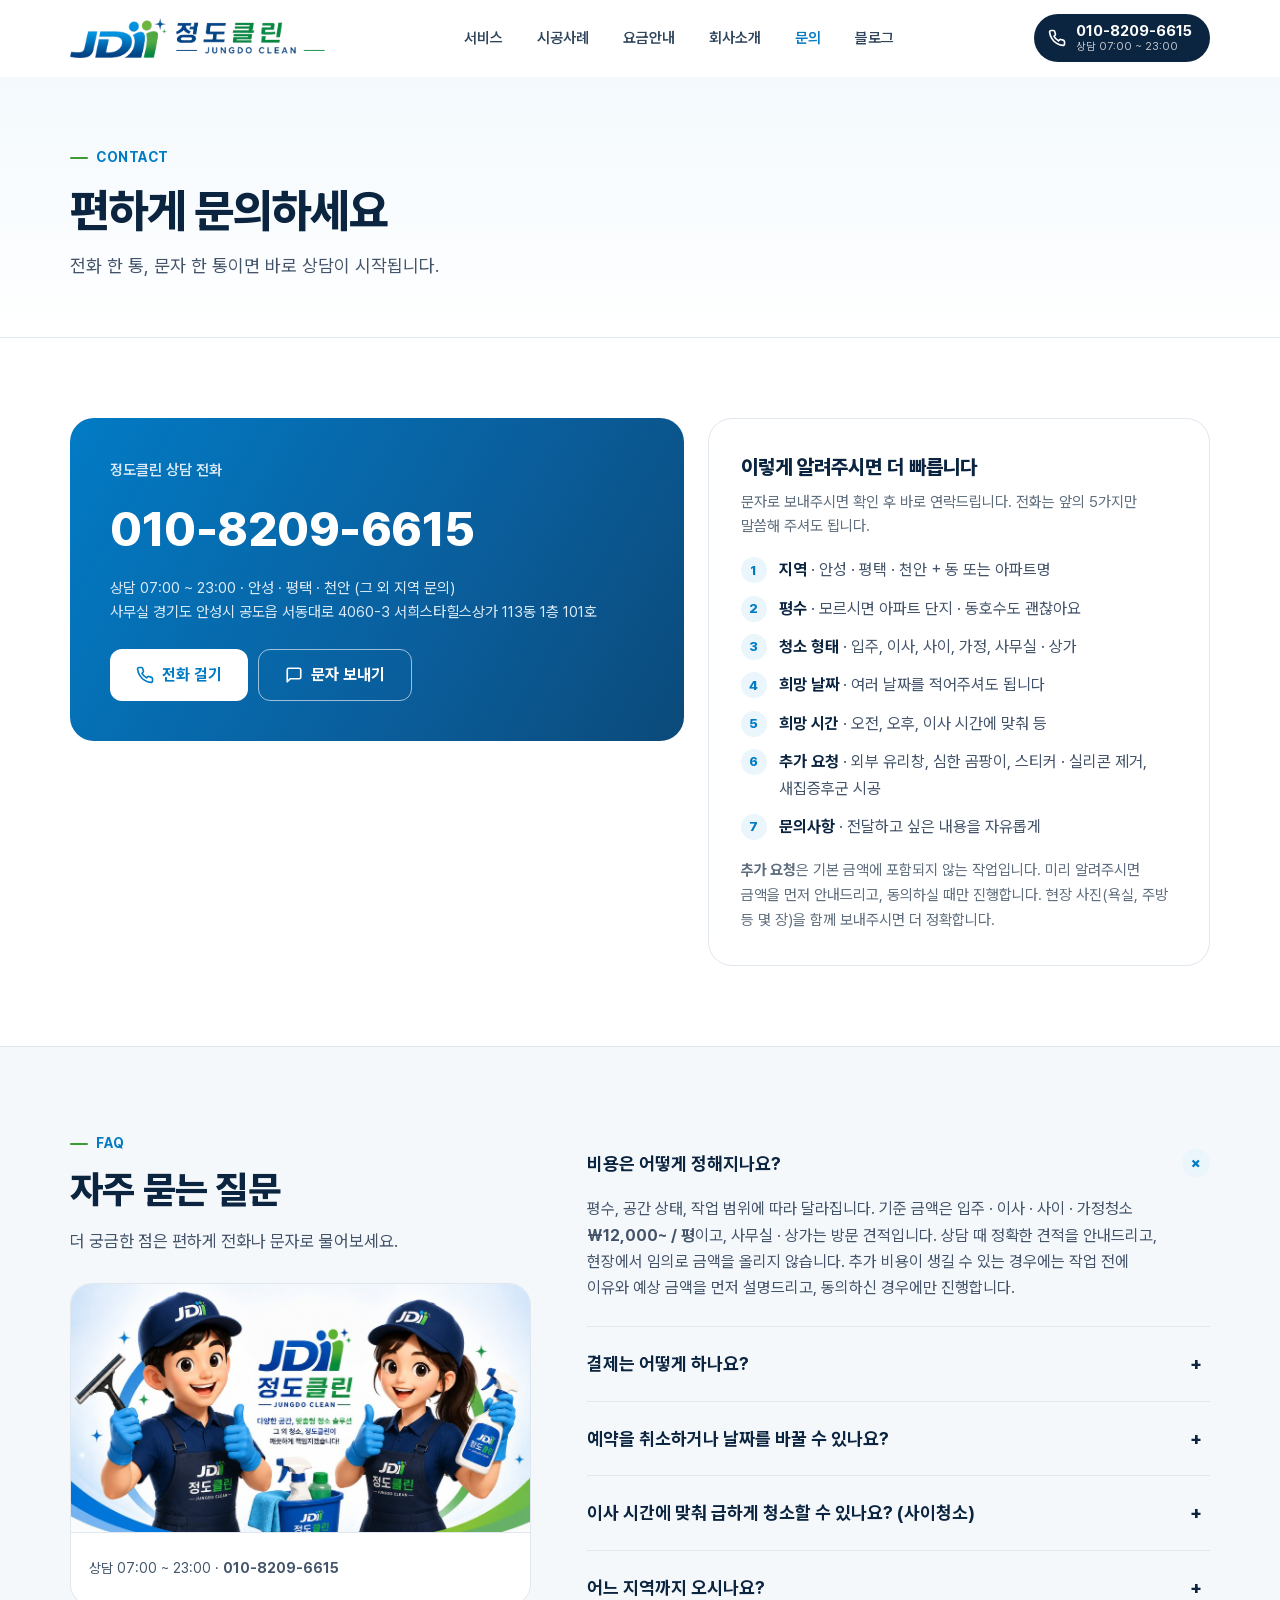
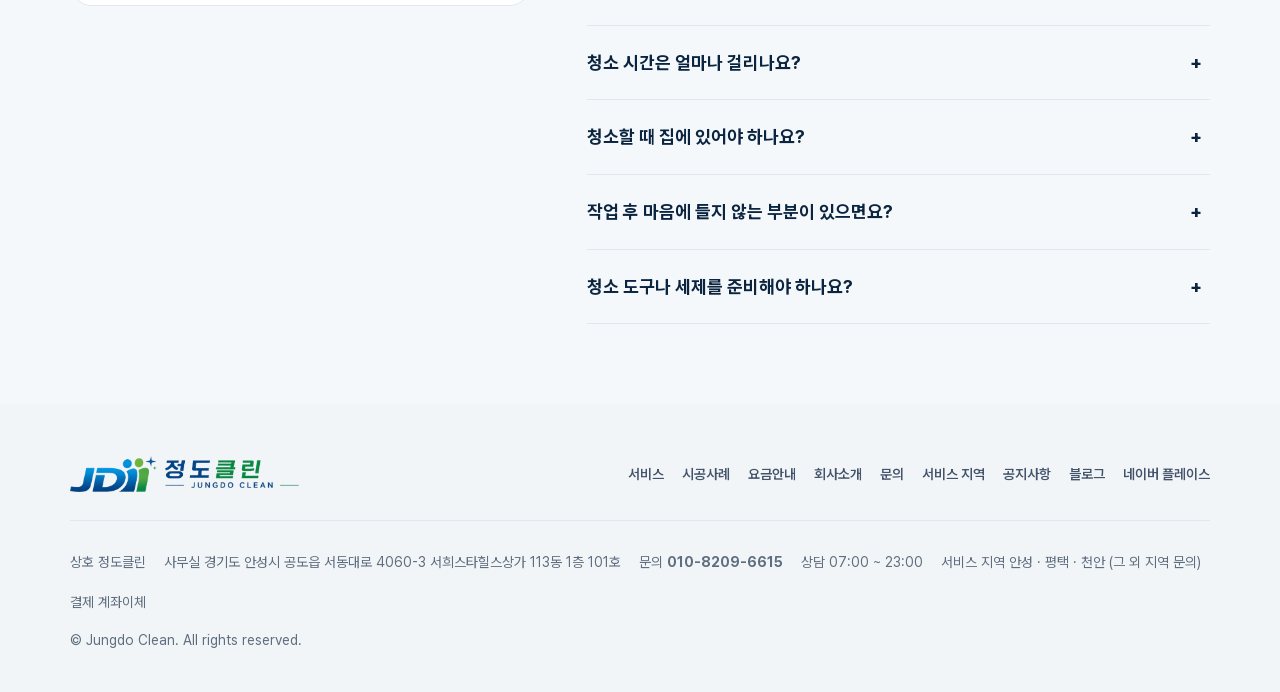
<file: contact.html>
<!DOCTYPE html>
<html lang="ko">
<head>
<meta charset="UTF-8">
<meta name="viewport" content="width=device-width, initial-scale=1.0">
<title>문의 · 견적 상담 | 정도클린 안성 · 평택 · 천안 청소</title>
<meta name="description" content="정도클린 문의 — 전화·문자 010-8209-6615, 상담 07:00~23:00. 안성·평택·천안 청소.">
<link rel="canonical" href="https://www.jungdohr.co.kr/contact.html">
<meta property="og:type" content="website">
<meta property="og:site_name" content="정도클린">
<meta property="og:title" content="문의 · 견적 상담 | 정도클린 안성 · 평택 · 천안 청소">
<meta property="og:description" content="정도클린 문의 — 전화·문자 010-8209-6615, 상담 07:00~23:00. 안성·평택·천안 청소.">
<meta property="og:url" content="https://www.jungdohr.co.kr/contact.html">
<meta property="og:image" content="https://www.jungdohr.co.kr/assets/og-image.jpg">
<meta name="theme-color" content="#027BC5">
<link rel="icon" href="assets/favicon.png" type="image/png">
<link rel="apple-touch-icon" href="assets/apple-touch-icon.png">
<link rel="preload" href="assets/pretendard-subset.woff2" as="font" type="font/woff2" crossorigin>
<link rel="stylesheet" href="assets/site.css?v=261026b">
<script type="application/ld+json">
{"@context":"https://schema.org","@type":"FAQPage","mainEntity":[{"@type":"Question","name":"비용은 어떻게 정해지나요?","acceptedAnswer":{"@type":"Answer","text":"평수, 공간 상태, 작업 범위에 따라 달라집니다. 기준 금액은 입주 · 이사 · 사이 · 가정청소 ₩12,000~ / 평이고, 사무실 · 상가는 방문 견적입니다. 상담 때 정확한 견적을 안내드리고, 현장에서 임의로 금액을 올리지 않습니다. 추가 비용이 생길 수 있는 경우에는 작업 전에 이유와 예상 금액을 먼저 설명드리고, 동의하신 경우에만 진행합니다."}},{"@type":"Question","name":"결제는 어떻게 하나요?","acceptedAnswer":{"@type":"Answer","text":"결제는 계좌이체만 가능합니다. 예약금 ₩50,000 을 입금하시면 일정이 확정되고, 잔금은 작업을 마친 뒤 결과를 확인하신 다음 받습니다. 현장에서 바로 확인이 어려우시면 사진으로 먼저 확인하신 뒤 입금하시면 되고, 이 경우 작업 후 7일간은 서비스 기간으로 미흡한 부분을 보완해 드립니다. 현장에서 함께 확인하신 경우에는 7일 서비스 기간이 적용되지 않습니다."}},{"@type":"Question","name":"예약을 취소하거나 날짜를 바꿀 수 있나요?","acceptedAnswer":{"@type":"Answer","text":"작업일 기준으로 아래와 같이 적용됩니다. 작업일 5일 전까지 예약금 전액 환불 · 날짜 변경 무료 작업일 3~4일 전 예약금의 50% 환불 작업일 1~2일 전 · 당일 환불 불가 환불은 예약금 ₩50,000 기준입니다. 정도클린 사정으로 일정을 지키지 못하면 예약금 전액을 돌려드립니다."}},{"@type":"Question","name":"이사 시간에 맞춰 급하게 청소할 수 있나요? (사이청소)","acceptedAnswer":{"@type":"Answer","text":"네, 사이청소 로 진행합니다. 가격은 입주 · 이사청소와 동일하며, 이사 일정과 작업 가능한 시간을 알려주시면 가능한 범위를 상담해 드립니다. 시간에 따라 작업 디테일이 달라질 수 있어, 꼭 해야 하는 공간만 하거나 전체를 하더라도 우선순위를 정해 진행합니다."}},{"@type":"Question","name":"어느 지역까지 오시나요?","acceptedAnswer":{"@type":"Answer","text":"안성 · 평택 · 천안을 중심으로 작업합니다. 그 외 지역도 문의 주시면 일정과 거리를 확인해 가능 여부를 안내드립니다."}},{"@type":"Question","name":"청소 시간은 얼마나 걸리나요?","acceptedAnswer":{"@type":"Answer","text":"평수와 오염 정도에 따라 달라집니다. 상담 때 예상 소요 시간과 투입 인원을 함께 안내드립니다."}},{"@type":"Question","name":"청소할 때 집에 있어야 하나요?","acceptedAnswer":{"@type":"Answer","text":"작업 시작과 마무리 확인 때만 계시면 됩니다. 바로 확인이 어려우시면 사진으로 먼저 확인하실 수 있습니다. 출입 방법은 상담 시 편하신 방식으로 정해 드립니다."}},{"@type":"Question","name":"작업 후 마음에 들지 않는 부분이 있으면요?","acceptedAnswer":{"@type":"Answer","text":"마무리 때 함께 둘러보며 확인하고, 미흡한 부분은 바로 보완해 드립니다. 현장에서 직접 확인하지 못하신 경우에는 사진으로 먼저 확인해 주세요. 이 경우 작업 후 7일은 서비스 기간으로, 미흡한 부분을 보완해 드립니다. 함께 확인하신 경우에는 7일 서비스 기간이 적용되지 않습니다."}},{"@type":"Question","name":"청소 도구나 세제를 준비해야 하나요?","acceptedAnswer":{"@type":"Answer","text":"필요한 장비와 세제는 정도클린이 준비해 갑니다. 물과 전기만 사용할 수 있으면 됩니다."}}]}
</script>
</head>
<body>
<header class="hd" id="hd">
  <div class="wrap">
    <a class="logo" href="index.html" aria-label="정도클린 홈"><img src="assets/logo-h.png" alt="정도클린 JUNGDO CLEAN" width="713" height="112"></a>
    <nav class="nav" aria-label="주요 메뉴"><a href="service.html">서비스</a><a href="portfolio.html">시공사례</a><a href="price.html">요금안내</a><a href="about.html">회사소개</a><a href="contact.html" class="on" aria-current="page">문의</a><a href="https://blog.naver.com/jungdoclean" target="_blank" rel="noopener">블로그</a></nav>
    <a class="hd-call tel" href="tel:010-8209-6615"><svg viewBox="0 0 24 24" fill="none" stroke="currentColor" stroke-width="2.2" stroke-linecap="round" stroke-linejoin="round" aria-hidden="true"><path d="M22 16.9v3a2 2 0 0 1-2.2 2 19.8 19.8 0 0 1-8.6-3.1 19.5 19.5 0 0 1-6-6A19.8 19.8 0 0 1 2.1 4.2 2 2 0 0 1 4.1 2h3a2 2 0 0 1 2 1.7c.1.9.4 1.8.7 2.7a2 2 0 0 1-.5 2.1L8 9.8a16 16 0 0 0 6 6l1.3-1.3a2 2 0 0 1 2.1-.4c.9.3 1.8.6 2.7.7a2 2 0 0 1 1.7 2z"/></svg><span><b>010-8209-6615</b><small>상담 07:00 ~ 23:00</small></span></a>
    <button class="menu-btn" id="menuBtn" aria-label="메뉴 열기" aria-expanded="false" aria-controls="mnav">
      <svg width="24" height="24" viewBox="0 0 24 24" fill="none" stroke="currentColor" stroke-width="2" stroke-linecap="round" aria-hidden="true"><path d="M4 7h16M4 12h16M4 17h16"/></svg>
    </button>
  </div>
  <nav class="mnav" id="mnav" aria-label="모바일 메뉴"><a href="service.html">서비스</a><a href="portfolio.html">시공사례</a><a href="price.html">요금안내</a><a href="about.html">회사소개</a><a href="contact.html" class="on" aria-current="page">문의</a><a href="location.html">서비스 지역</a><a href="notice.html">공지사항</a><a href="https://blog.naver.com/jungdoclean" target="_blank" rel="noopener">블로그</a></nav>
</header>
<main><section class="phero"><div class="wrap"><span class="eyebrow">CONTACT</span><h1>편하게 문의하세요</h1><p class="lead">전화 한 통, 문자 한 통이면 바로 상담이 시작됩니다.</p></div></section>
<section class="sec"><div class="wrap ct-grid">
  <div class="ct-call">
    <p class="lbl">정도클린 상담 전화</p>
    <a class="num tel" href="tel:010-8209-6615">010-8209-6615</a>
    <p class="hrs">상담 07:00 ~ 23:00 · 안성 · 평택 · 천안 (그 외 지역 문의)</p>
    <p class="hrs">사무실 경기도 안성시 공도읍 서동대로 4060-3 서희스타힐스상가 113동 1층 101호</p>
    <div class="acts"><a class="btn btn-w tel" href="tel:010-8209-6615"><svg viewBox="0 0 24 24" fill="none" stroke="currentColor" stroke-width="2.2" stroke-linecap="round" stroke-linejoin="round" aria-hidden="true"><path d="M22 16.9v3a2 2 0 0 1-2.2 2 19.8 19.8 0 0 1-8.6-3.1 19.5 19.5 0 0 1-6-6A19.8 19.8 0 0 1 2.1 4.2 2 2 0 0 1 4.1 2h3a2 2 0 0 1 2 1.7c.1.9.4 1.8.7 2.7a2 2 0 0 1-.5 2.1L8 9.8a16 16 0 0 0 6 6l1.3-1.3a2 2 0 0 1 2.1-.4c.9.3 1.8.6 2.7.7a2 2 0 0 1 1.7 2z"/></svg>전화 걸기</a><a class="btn btn-o sms" href="sms:010-8209-6615"><svg viewBox="0 0 24 24" fill="none" stroke="currentColor" stroke-width="2.2" stroke-linecap="round" stroke-linejoin="round" aria-hidden="true"><path d="M21 15a2 2 0 0 1-2 2H7l-4 4V5a2 2 0 0 1 2-2h14a2 2 0 0 1 2 2z"/></svg>문자 보내기</a></div>
  </div>
  <div class="ct-side">
    <h2>이렇게 알려주시면 더 빠릅니다</h2>
    <p class="sub">문자로 보내주시면 확인 후 바로 연락드립니다. 전화는 앞의 5가지만 말씀해 주셔도 됩니다.</p>
    <ol class="ask">
      <li><span><b>지역</b> · 안성 · 평택 · 천안 + 동 또는 아파트명</span></li>
      <li><span><b>평수</b> · 모르시면 아파트 단지 · 동호수도 괜찮아요</span></li>
      <li><span><b>청소 형태</b> · 입주, 이사, 사이, 가정, 사무실 · 상가</span></li>
      <li><span><b>희망 날짜</b> · 여러 날짜를 적어주셔도 됩니다</span></li>
      <li><span><b>희망 시간</b> · 오전, 오후, 이사 시간에 맞춰 등</span></li>
      <li><span><b>추가 요청</b> · 외부 유리창, 심한 곰팡이, 스티커 · 실리콘 제거, 새집증후군 시공</span></li>
      <li><span><b>문의사항</b> · 전달하고 싶은 내용을 자유롭게</span></li>
    </ol>
    <p class="sub" style="margin:18px 0 0"><b>추가 요청</b>은 기본 금액에 포함되지 않는 작업입니다. 미리 알려주시면 금액을 먼저 안내드리고, 동의하실 때만 진행합니다. 현장 사진(욕실, 주방 등 몇 장)을 함께 보내주시면 더 정확합니다.</p>
  </div>
</div></section>
<!-- FAQ -->
<section id="faq" class="sec" style="background:var(--bg)">
  <div class="wrap faq-wrap">
    <div>
      <span class="eyebrow">FAQ</span>
      <h2 class="title">자주 묻는 질문</h2>
      <p class="lead">더 궁금한 점은 편하게 전화나 문자로 물어보세요.</p>
      <figure class="mascot">
        <img src="assets/mascot.jpg" alt="정도클린 마스코트" loading="lazy" width="960" height="519">
        <p>상담 07:00 ~ 23:00 · <a class="tel" href="tel:010-8209-6615"><b>010-8209-6615</b></a></p>
      </figure>
    </div>
    <div class="faq">
      <details open>
        <summary>비용은 어떻게 정해지나요?<span class="pm" aria-hidden="true">+</span></summary>
        <div class="ans">평수, 공간 상태, 작업 범위에 따라 달라집니다. 기준 금액은 입주 · 이사 · 사이 · 가정청소 <b>₩12,000~ / 평</b>이고, 사무실 · 상가는 방문 견적입니다. 상담 때 정확한 견적을 안내드리고, 현장에서 임의로 금액을 올리지 않습니다. 추가 비용이 생길 수 있는 경우에는 작업 전에 이유와 예상 금액을 먼저 설명드리고, 동의하신 경우에만 진행합니다.</div>
      </details>
      <details>
        <summary>결제는 어떻게 하나요?<span class="pm" aria-hidden="true">+</span></summary>
        <div class="ans">결제는 <b>계좌이체만</b> 가능합니다. 예약금 <b>₩50,000</b>을 입금하시면 일정이 확정되고, 잔금은 작업을 마친 뒤 결과를 확인하신 다음 받습니다. 현장에서 바로 확인이 어려우시면 사진으로 먼저 확인하신 뒤 입금하시면 되고, 이 경우 작업 후 <b>7일간은 서비스 기간</b>으로 미흡한 부분을 보완해 드립니다. 현장에서 함께 확인하신 경우에는 7일 서비스 기간이 적용되지 않습니다.</div>
      </details>
      <details>
        <summary>예약을 취소하거나 날짜를 바꿀 수 있나요?<span class="pm" aria-hidden="true">+</span></summary>
        <div class="ans">
          작업일 기준으로 아래와 같이 적용됩니다.
          <table class="rule"><tr><th>작업일 5일 전까지</th><td>예약금 전액 환불 · 날짜 변경 무료</td></tr><tr><th>작업일 3~4일 전</th><td>예약금의 50% 환불</td></tr><tr><th>작업일 1~2일 전 · 당일</th><td>환불 불가</td></tr></table>
          <p class="small">환불은 예약금 ₩50,000 기준입니다. 정도클린 사정으로 일정을 지키지 못하면 예약금 전액을 돌려드립니다.</p>
        </div>
      </details>
      <details>
        <summary>이사 시간에 맞춰 급하게 청소할 수 있나요? (사이청소)<span class="pm" aria-hidden="true">+</span></summary>
        <div class="ans">네, <b>사이청소</b>로 진행합니다. 가격은 입주 · 이사청소와 동일하며, 이사 일정과 작업 가능한 시간을 알려주시면 가능한 범위를 상담해 드립니다. 시간에 따라 작업 디테일이 달라질 수 있어, 꼭 해야 하는 공간만 하거나 전체를 하더라도 우선순위를 정해 진행합니다.</div>
      </details>
      <details>
        <summary>어느 지역까지 오시나요?<span class="pm" aria-hidden="true">+</span></summary>
        <div class="ans">안성 · 평택 · 천안을 중심으로 작업합니다. 그 외 지역도 문의 주시면 일정과 거리를 확인해 가능 여부를 안내드립니다.</div>
      </details>
      <details>
        <summary>청소 시간은 얼마나 걸리나요?<span class="pm" aria-hidden="true">+</span></summary>
        <div class="ans">평수와 오염 정도에 따라 달라집니다. 상담 때 예상 소요 시간과 투입 인원을 함께 안내드립니다.</div>
      </details>
      <details>
        <summary>청소할 때 집에 있어야 하나요?<span class="pm" aria-hidden="true">+</span></summary>
        <div class="ans">작업 시작과 마무리 확인 때만 계시면 됩니다. 바로 확인이 어려우시면 사진으로 먼저 확인하실 수 있습니다. 출입 방법은 상담 시 편하신 방식으로 정해 드립니다.</div>
      </details>
      <details>
        <summary>작업 후 마음에 들지 않는 부분이 있으면요?<span class="pm" aria-hidden="true">+</span></summary>
        <div class="ans">마무리 때 함께 둘러보며 확인하고, 미흡한 부분은 바로 보완해 드립니다. 현장에서 직접 확인하지 못하신 경우에는 사진으로 먼저 확인해 주세요. 이 경우 작업 후 7일은 서비스 기간으로, 미흡한 부분을 보완해 드립니다. 함께 확인하신 경우에는 7일 서비스 기간이 적용되지 않습니다.</div>
      </details>
      <details>
        <summary>청소 도구나 세제를 준비해야 하나요?<span class="pm" aria-hidden="true">+</span></summary>
        <div class="ans">필요한 장비와 세제는 정도클린이 준비해 갑니다. 물과 전기만 사용할 수 있으면 됩니다.</div>
      </details>
    </div>
  </div>
</section>

</main>
<footer class="ft">
  <div class="wrap">
    <div class="top">
      <img src="assets/logo-h.png" alt="정도클린" width="713" height="112" loading="lazy">
      <nav aria-label="하단 메뉴">
        <a href="service.html">서비스</a><a href="portfolio.html">시공사례</a><a href="price.html">요금안내</a><a href="about.html">회사소개</a><a href="contact.html">문의</a><a href="location.html">서비스 지역</a><a href="notice.html">공지사항</a><a href="https://blog.naver.com/jungdoclean" target="_blank" rel="noopener">블로그</a><a href="https://map.naver.com/p/entry/place/2038582766" target="_blank" rel="noopener">네이버 플레이스</a>
      </nav>
    </div>
    <div class="info">
      <span>상호 정도클린</span>
      <span>사무실 경기도 안성시 공도읍 서동대로 4060-3 서희스타힐스상가 113동 1층 101호</span>
      <span>문의 <a class="tel" href="tel:010-8209-6615"><b>010-8209-6615</b></a></span>
      <span>상담 07:00 ~ 23:00</span>
      <span>서비스 지역 안성 · 평택 · 천안 (그 외 지역 문의)</span>
      <span>결제 계좌이체</span>
    </div>
    <p class="copy">© Jungdo Clean. All rights reserved.</p>
  </div>
</footer>
<div class="mbar">
  <a class="btn btn-ghost sms" href="sms:010-8209-6615">문자 문의</a>
  <a class="btn btn-primary tel" href="tel:010-8209-6615">전화 상담하기</a>
</div>
<div class="toast" id="toast" role="status" aria-live="polite"></div>
<script src="assets/site.js" defer></script>
</body>
</html>
</file>
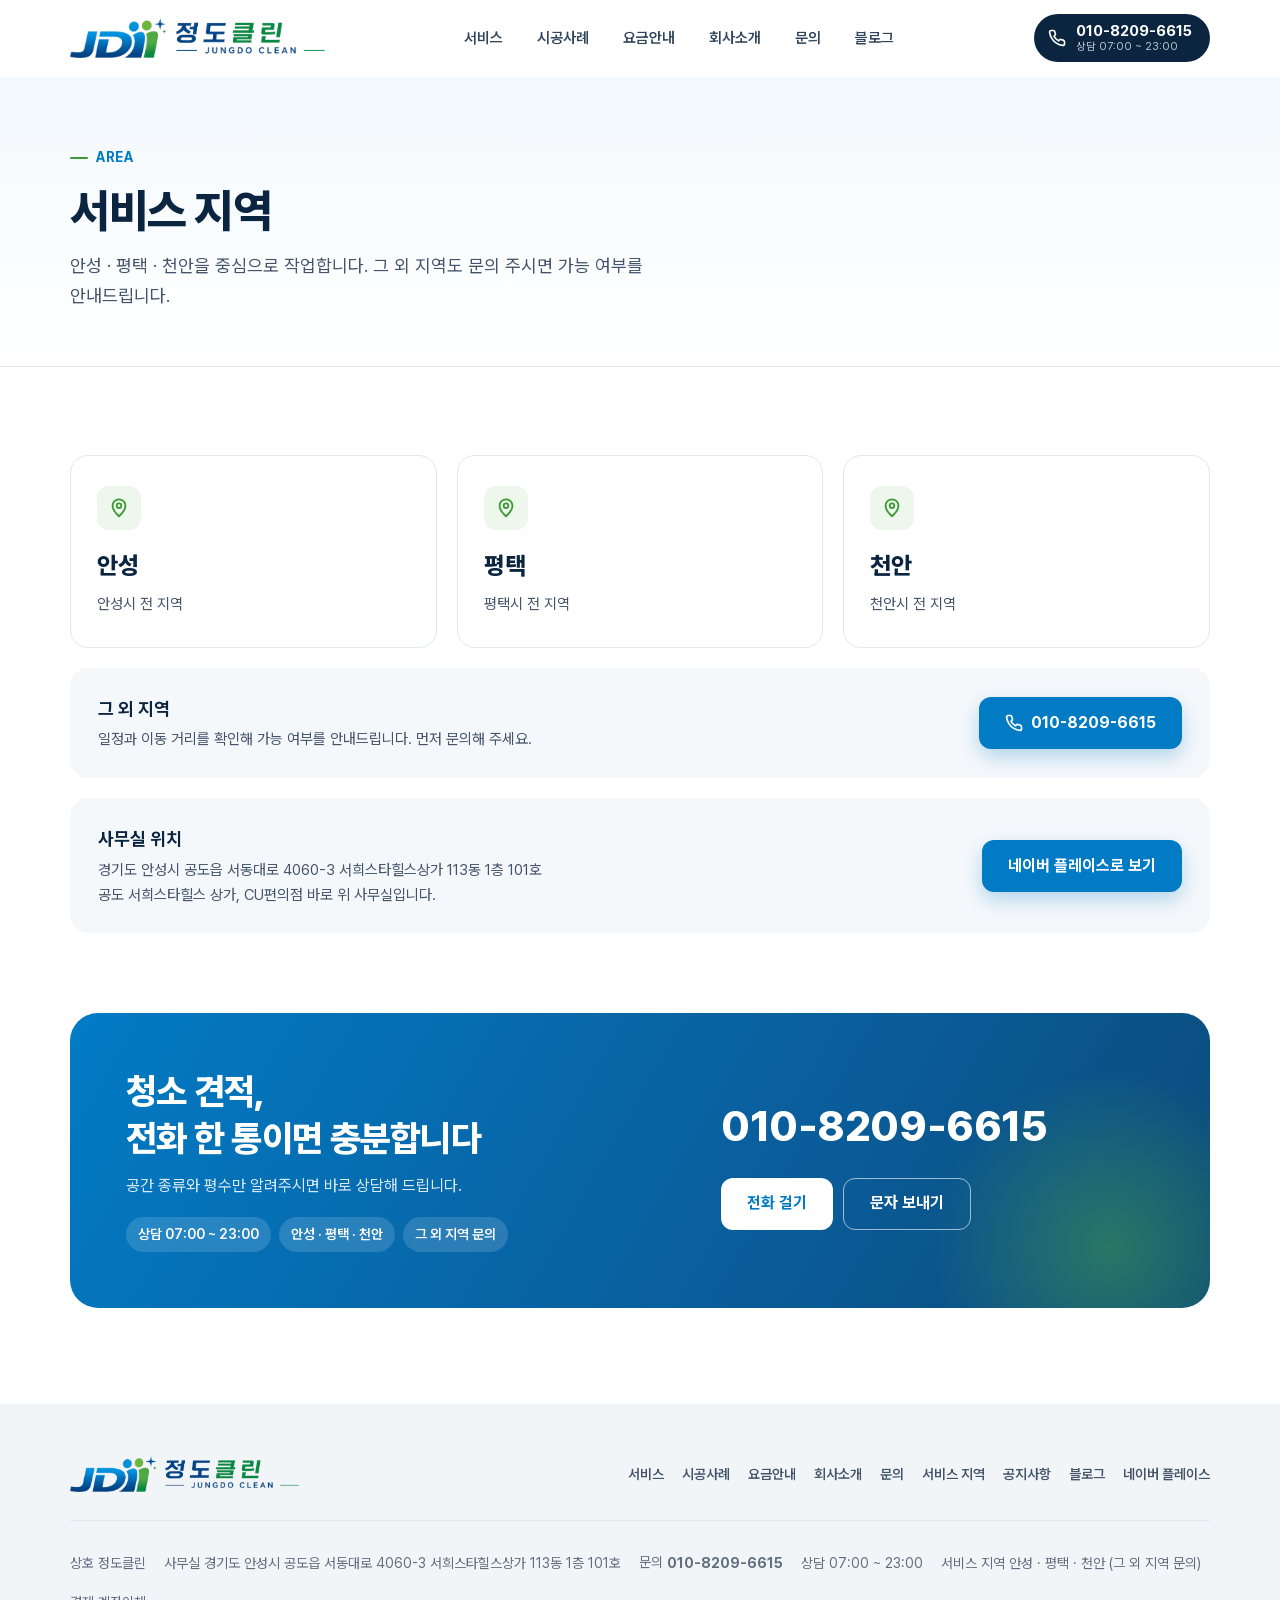
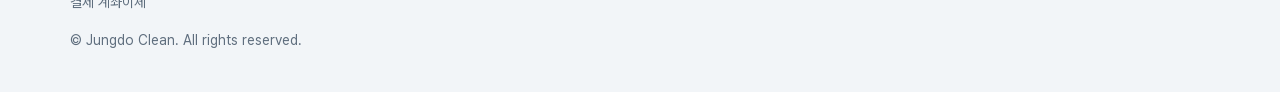
<file: location.html>
<!DOCTYPE html>
<html lang="ko">
<head>
<meta charset="UTF-8">
<meta name="viewport" content="width=device-width, initial-scale=1.0">
<title>서비스 지역 | 정도클린 안성 · 평택 · 천안</title>
<meta name="description" content="정도클린 서비스 지역 — 안성, 평택, 천안 중심. 그 외 지역 문의 가능. 010-8209-6615">
<link rel="canonical" href="https://www.jungdohr.co.kr/location.html">
<meta property="og:type" content="website">
<meta property="og:site_name" content="정도클린">
<meta property="og:title" content="서비스 지역 | 정도클린 안성 · 평택 · 천안">
<meta property="og:description" content="정도클린 서비스 지역 — 안성, 평택, 천안 중심. 그 외 지역 문의 가능. 010-8209-6615">
<meta property="og:url" content="https://www.jungdohr.co.kr/location.html">
<meta property="og:image" content="https://www.jungdohr.co.kr/assets/og-image.jpg">
<meta name="theme-color" content="#027BC5">
<link rel="icon" href="assets/favicon.png" type="image/png">
<link rel="apple-touch-icon" href="assets/apple-touch-icon.png">
<link rel="preload" href="assets/pretendard-subset.woff2" as="font" type="font/woff2" crossorigin>
<link rel="stylesheet" href="assets/site.css?v=261026b">
</head>
<body>
<header class="hd" id="hd">
  <div class="wrap">
    <a class="logo" href="index.html" aria-label="정도클린 홈"><img src="assets/logo-h.png" alt="정도클린 JUNGDO CLEAN" width="713" height="112"></a>
    <nav class="nav" aria-label="주요 메뉴"><a href="service.html">서비스</a><a href="portfolio.html">시공사례</a><a href="price.html">요금안내</a><a href="about.html">회사소개</a><a href="contact.html">문의</a><a href="https://blog.naver.com/jungdoclean" target="_blank" rel="noopener">블로그</a></nav>
    <a class="hd-call tel" href="tel:010-8209-6615"><svg viewBox="0 0 24 24" fill="none" stroke="currentColor" stroke-width="2.2" stroke-linecap="round" stroke-linejoin="round" aria-hidden="true"><path d="M22 16.9v3a2 2 0 0 1-2.2 2 19.8 19.8 0 0 1-8.6-3.1 19.5 19.5 0 0 1-6-6A19.8 19.8 0 0 1 2.1 4.2 2 2 0 0 1 4.1 2h3a2 2 0 0 1 2 1.7c.1.9.4 1.8.7 2.7a2 2 0 0 1-.5 2.1L8 9.8a16 16 0 0 0 6 6l1.3-1.3a2 2 0 0 1 2.1-.4c.9.3 1.8.6 2.7.7a2 2 0 0 1 1.7 2z"/></svg><span><b>010-8209-6615</b><small>상담 07:00 ~ 23:00</small></span></a>
    <button class="menu-btn" id="menuBtn" aria-label="메뉴 열기" aria-expanded="false" aria-controls="mnav">
      <svg width="24" height="24" viewBox="0 0 24 24" fill="none" stroke="currentColor" stroke-width="2" stroke-linecap="round" aria-hidden="true"><path d="M4 7h16M4 12h16M4 17h16"/></svg>
    </button>
  </div>
  <nav class="mnav" id="mnav" aria-label="모바일 메뉴"><a href="service.html">서비스</a><a href="portfolio.html">시공사례</a><a href="price.html">요금안내</a><a href="about.html">회사소개</a><a href="contact.html">문의</a><a href="location.html">서비스 지역</a><a href="notice.html">공지사항</a><a href="https://blog.naver.com/jungdoclean" target="_blank" rel="noopener">블로그</a></nav>
</header>
<main><section class="phero"><div class="wrap"><span class="eyebrow">AREA</span><h1>서비스 지역</h1><p class="lead">안성 · 평택 · 천안을 중심으로 작업합니다. 그 외 지역도 문의 주시면 가능 여부를 안내드립니다.</p></div></section>
<section class="sec"><div class="wrap">
<div class="area-grid"><div class="area"><div class="pin"><svg viewBox="0 0 24 24" fill="none" stroke="currentColor" stroke-width="2" stroke-linecap="round" stroke-linejoin="round" aria-hidden="true"><path d="M12 21s-7-6.2-7-11.5A7 7 0 0 1 19 9.5C19 14.8 12 21 12 21z"/><circle cx="12" cy="9.5" r="2.5"/></svg></div><h2>안성</h2><p>안성시 전 지역</p></div><div class="area"><div class="pin"><svg viewBox="0 0 24 24" fill="none" stroke="currentColor" stroke-width="2" stroke-linecap="round" stroke-linejoin="round" aria-hidden="true"><path d="M12 21s-7-6.2-7-11.5A7 7 0 0 1 19 9.5C19 14.8 12 21 12 21z"/><circle cx="12" cy="9.5" r="2.5"/></svg></div><h2>평택</h2><p>평택시 전 지역</p></div><div class="area"><div class="pin"><svg viewBox="0 0 24 24" fill="none" stroke="currentColor" stroke-width="2" stroke-linecap="round" stroke-linejoin="round" aria-hidden="true"><path d="M12 21s-7-6.2-7-11.5A7 7 0 0 1 19 9.5C19 14.8 12 21 12 21z"/><circle cx="12" cy="9.5" r="2.5"/></svg></div><h2>천안</h2><p>천안시 전 지역</p></div></div>
<div class="area-etc"><div><b>그 외 지역</b><p>일정과 이동 거리를 확인해 가능 여부를 안내드립니다. 먼저 문의해 주세요.</p></div><a class="btn btn-primary tel" href="tel:010-8209-6615"><svg viewBox="0 0 24 24" fill="none" stroke="currentColor" stroke-width="2.2" stroke-linecap="round" stroke-linejoin="round" aria-hidden="true"><path d="M22 16.9v3a2 2 0 0 1-2.2 2 19.8 19.8 0 0 1-8.6-3.1 19.5 19.5 0 0 1-6-6A19.8 19.8 0 0 1 2.1 4.2 2 2 0 0 1 4.1 2h3a2 2 0 0 1 2 1.7c.1.9.4 1.8.7 2.7a2 2 0 0 1-.5 2.1L8 9.8a16 16 0 0 0 6 6l1.3-1.3a2 2 0 0 1 2.1-.4c.9.3 1.8.6 2.7.7a2 2 0 0 1 1.7 2z"/></svg>010-8209-6615</a></div>
<div class="area-etc"><div><b>사무실 위치</b><p>경기도 안성시 공도읍 서동대로 4060-3 서희스타힐스상가 113동 1층 101호<br>공도 서희스타힐스 상가, CU편의점 바로 위 사무실입니다.</p></div><a class="btn btn-primary" href="https://map.naver.com/p/entry/place/2038582766" target="_blank" rel="noopener">네이버 플레이스로 보기</a></div>
</div></section>
</main>
<section class="cta">
  <div class="wrap">
    <div class="cta-box">
      <div>
        <h2>청소 견적,<br>전화 한 통이면 충분합니다</h2>
        <p>공간 종류와 평수만 알려주시면 바로 상담해 드립니다.</p>
        <div class="cta-meta"><span>상담 07:00 ~ 23:00</span><span>안성 · 평택 · 천안</span><span>그 외 지역 문의</span></div>
      </div>
      <div>
        <a class="num tel" href="tel:010-8209-6615">010-8209-6615</a>
        <div class="acts">
          <a class="btn btn-w tel" href="tel:010-8209-6615">전화 걸기</a>
          <a class="btn btn-o sms" href="sms:010-8209-6615">문자 보내기</a>
        </div>
      </div>
    </div>
  </div>
</section>
<footer class="ft">
  <div class="wrap">
    <div class="top">
      <img src="assets/logo-h.png" alt="정도클린" width="713" height="112" loading="lazy">
      <nav aria-label="하단 메뉴">
        <a href="service.html">서비스</a><a href="portfolio.html">시공사례</a><a href="price.html">요금안내</a><a href="about.html">회사소개</a><a href="contact.html">문의</a><a href="location.html">서비스 지역</a><a href="notice.html">공지사항</a><a href="https://blog.naver.com/jungdoclean" target="_blank" rel="noopener">블로그</a><a href="https://map.naver.com/p/entry/place/2038582766" target="_blank" rel="noopener">네이버 플레이스</a>
      </nav>
    </div>
    <div class="info">
      <span>상호 정도클린</span>
      <span>사무실 경기도 안성시 공도읍 서동대로 4060-3 서희스타힐스상가 113동 1층 101호</span>
      <span>문의 <a class="tel" href="tel:010-8209-6615"><b>010-8209-6615</b></a></span>
      <span>상담 07:00 ~ 23:00</span>
      <span>서비스 지역 안성 · 평택 · 천안 (그 외 지역 문의)</span>
      <span>결제 계좌이체</span>
    </div>
    <p class="copy">© Jungdo Clean. All rights reserved.</p>
  </div>
</footer>
<div class="mbar">
  <a class="btn btn-ghost sms" href="sms:010-8209-6615">문자 문의</a>
  <a class="btn btn-primary tel" href="tel:010-8209-6615">전화 상담하기</a>
</div>
<div class="toast" id="toast" role="status" aria-live="polite"></div>
<script src="assets/site.js" defer></script>
</body>
</html>
</file>
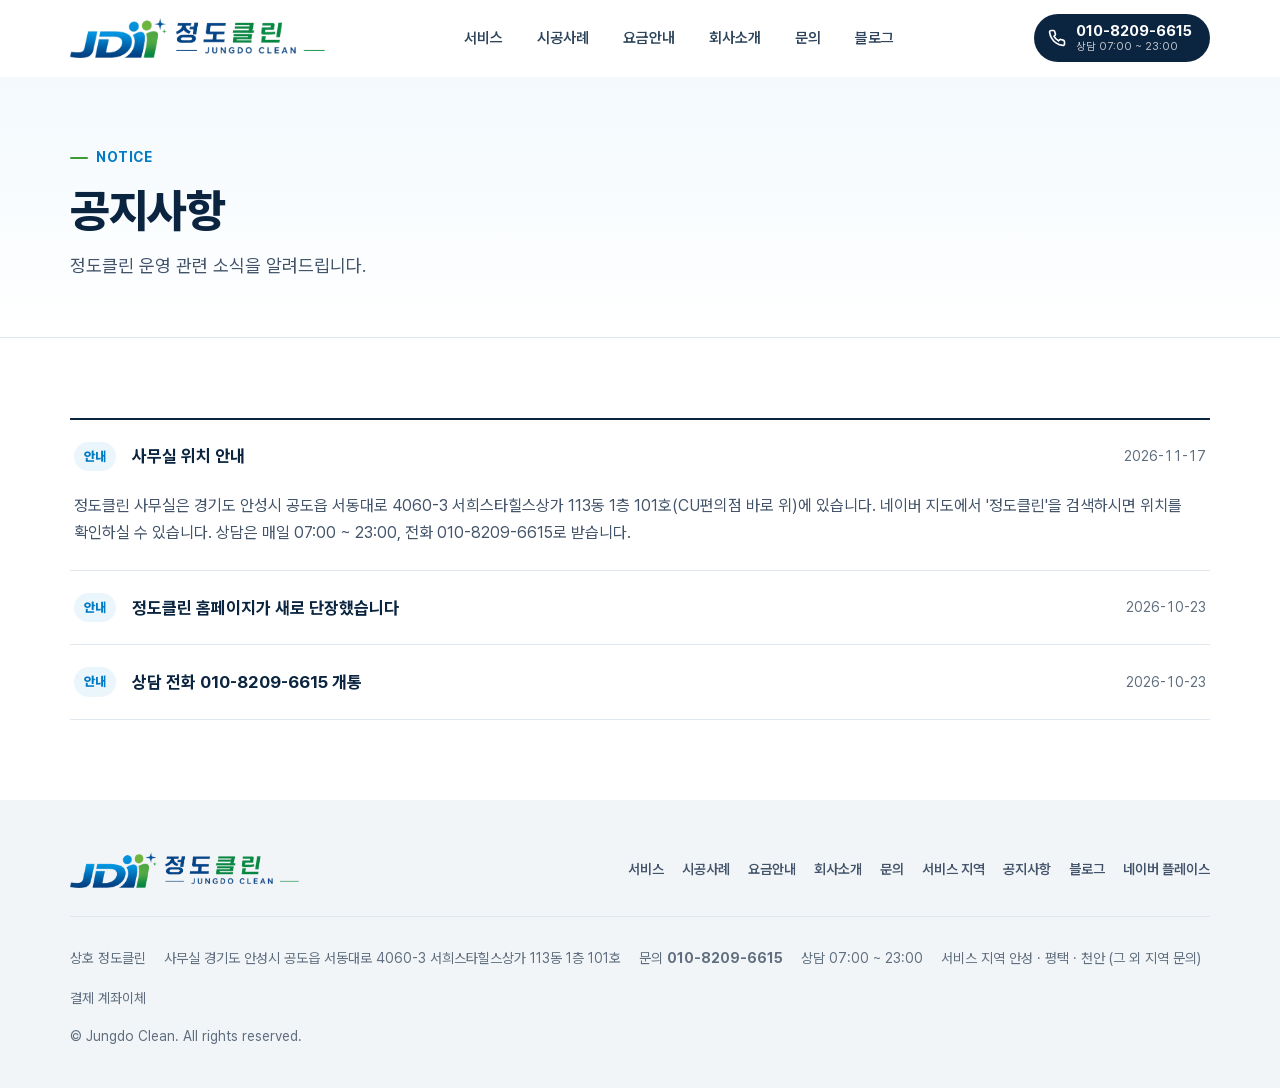
<file: notice.html>
<!DOCTYPE html>
<html lang="ko">
<head>
<meta charset="UTF-8">
<meta name="viewport" content="width=device-width, initial-scale=1.0">
<title>공지사항 | 정도클린 안성 · 평택 · 천안 청소 소식</title>
<meta name="description" content="정도클린 공지사항 · 사무실 위치, 상담 시간, 서비스 안내 등 운영 소식을 알려드립니다.">
<link rel="canonical" href="https://www.jungdohr.co.kr/notice.html">
<meta property="og:type" content="website">
<meta property="og:site_name" content="정도클린">
<meta property="og:title" content="공지사항 | 정도클린 안성 · 평택 · 천안 청소 소식">
<meta property="og:description" content="정도클린 공지사항 · 사무실 위치, 상담 시간, 서비스 안내 등 운영 소식을 알려드립니다.">
<meta property="og:url" content="https://www.jungdohr.co.kr/notice.html">
<meta property="og:image" content="https://www.jungdohr.co.kr/assets/og-image.jpg">
<meta name="theme-color" content="#027BC5">
<link rel="icon" href="assets/favicon.png" type="image/png">
<link rel="apple-touch-icon" href="assets/apple-touch-icon.png">
<link rel="preload" href="assets/pretendard-subset.woff2" as="font" type="font/woff2" crossorigin>
<link rel="stylesheet" href="assets/site.css?v=261026b">
</head>
<body>
<header class="hd" id="hd">
  <div class="wrap">
    <a class="logo" href="index.html" aria-label="정도클린 홈"><img src="assets/logo-h.png" alt="정도클린 JUNGDO CLEAN" width="713" height="112"></a>
    <nav class="nav" aria-label="주요 메뉴"><a href="service.html">서비스</a><a href="portfolio.html">시공사례</a><a href="price.html">요금안내</a><a href="about.html">회사소개</a><a href="contact.html">문의</a><a href="https://blog.naver.com/jungdoclean" target="_blank" rel="noopener">블로그</a></nav>
    <a class="hd-call tel" href="tel:010-8209-6615"><svg viewBox="0 0 24 24" fill="none" stroke="currentColor" stroke-width="2.2" stroke-linecap="round" stroke-linejoin="round" aria-hidden="true"><path d="M22 16.9v3a2 2 0 0 1-2.2 2 19.8 19.8 0 0 1-8.6-3.1 19.5 19.5 0 0 1-6-6A19.8 19.8 0 0 1 2.1 4.2 2 2 0 0 1 4.1 2h3a2 2 0 0 1 2 1.7c.1.9.4 1.8.7 2.7a2 2 0 0 1-.5 2.1L8 9.8a16 16 0 0 0 6 6l1.3-1.3a2 2 0 0 1 2.1-.4c.9.3 1.8.6 2.7.7a2 2 0 0 1 1.7 2z"/></svg><span><b>010-8209-6615</b><small>상담 07:00 ~ 23:00</small></span></a>
    <button class="menu-btn" id="menuBtn" aria-label="메뉴 열기" aria-expanded="false" aria-controls="mnav">
      <svg width="24" height="24" viewBox="0 0 24 24" fill="none" stroke="currentColor" stroke-width="2" stroke-linecap="round" aria-hidden="true"><path d="M4 7h16M4 12h16M4 17h16"/></svg>
    </button>
  </div>
  <nav class="mnav" id="mnav" aria-label="모바일 메뉴"><a href="service.html">서비스</a><a href="portfolio.html">시공사례</a><a href="price.html">요금안내</a><a href="about.html">회사소개</a><a href="contact.html">문의</a><a href="location.html">서비스 지역</a><a href="notice.html">공지사항</a><a href="https://blog.naver.com/jungdoclean" target="_blank" rel="noopener">블로그</a></nav>
</header>
<main><section class="phero"><div class="wrap"><span class="eyebrow">NOTICE</span><h1>공지사항</h1><p class="lead">정도클린 운영 관련 소식을 알려드립니다.</p></div></section>
<section class="sec"><div class="wrap"><ul class="nt"><li><details open><summary><span class="kind">안내</span><span class="t">사무실 위치 안내</span><span class="d">2026-11-17</span></summary><div class="body">정도클린 사무실은 경기도 안성시 공도읍 서동대로 4060-3 서희스타힐스상가 113동 1층 101호(CU편의점 바로 위)에 있습니다. 네이버 지도에서 &#39;정도클린&#39;을 검색하시면 위치를 확인하실 수 있습니다. 상담은 매일 07:00 ~ 23:00, 전화 010-8209-6615로 받습니다.</div></details></li><li><details><summary><span class="kind">안내</span><span class="t">정도클린 홈페이지가 새로 단장했습니다</span><span class="d">2026-10-23</span></summary><div class="body">서비스 안내, 실제 시공사례, 요금 기준과 가격 약속을 한눈에 보실 수 있도록 홈페이지를 새로 정리했습니다.</div></details></li><li><details><summary><span class="kind">안내</span><span class="t">상담 전화 010-8209-6615 개통</span><span class="d">2026-10-23</span></summary><div class="body">정도클린 상담 전화가 010-8209-6615 로 개통되었습니다. 상담 시간은 07:00 ~ 23:00 입니다.</div></details></li></ul></div></section>
</main>
<footer class="ft">
  <div class="wrap">
    <div class="top">
      <img src="assets/logo-h.png" alt="정도클린" width="713" height="112" loading="lazy">
      <nav aria-label="하단 메뉴">
        <a href="service.html">서비스</a><a href="portfolio.html">시공사례</a><a href="price.html">요금안내</a><a href="about.html">회사소개</a><a href="contact.html">문의</a><a href="location.html">서비스 지역</a><a href="notice.html">공지사항</a><a href="https://blog.naver.com/jungdoclean" target="_blank" rel="noopener">블로그</a><a href="https://map.naver.com/p/entry/place/2038582766" target="_blank" rel="noopener">네이버 플레이스</a>
      </nav>
    </div>
    <div class="info">
      <span>상호 정도클린</span>
      <span>사무실 경기도 안성시 공도읍 서동대로 4060-3 서희스타힐스상가 113동 1층 101호</span>
      <span>문의 <a class="tel" href="tel:010-8209-6615"><b>010-8209-6615</b></a></span>
      <span>상담 07:00 ~ 23:00</span>
      <span>서비스 지역 안성 · 평택 · 천안 (그 외 지역 문의)</span>
      <span>결제 계좌이체</span>
    </div>
    <p class="copy">© Jungdo Clean. All rights reserved.</p>
  </div>
</footer>
<div class="mbar">
  <a class="btn btn-ghost sms" href="sms:010-8209-6615">문자 문의</a>
  <a class="btn btn-primary tel" href="tel:010-8209-6615">전화 상담하기</a>
</div>
<div class="toast" id="toast" role="status" aria-live="polite"></div>
<script src="assets/site.js" defer></script>
</body>
</html>
</file>
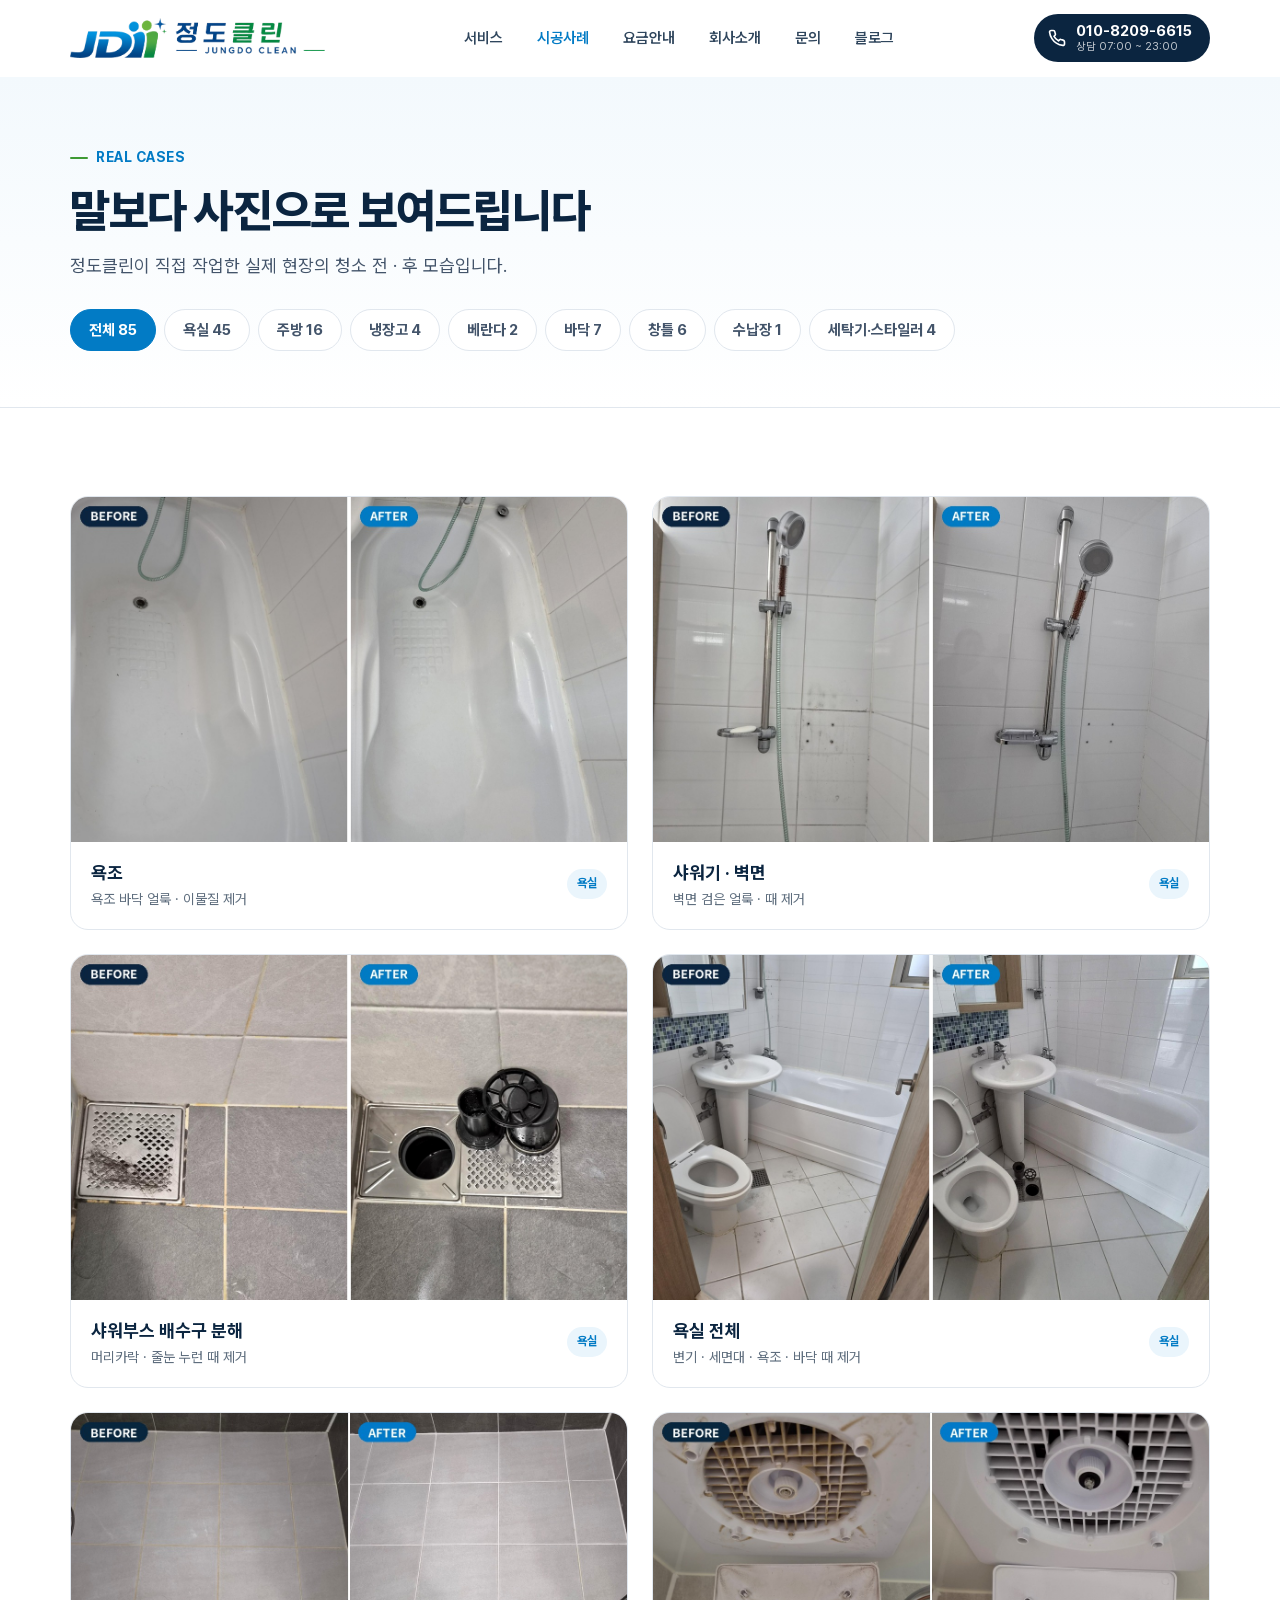
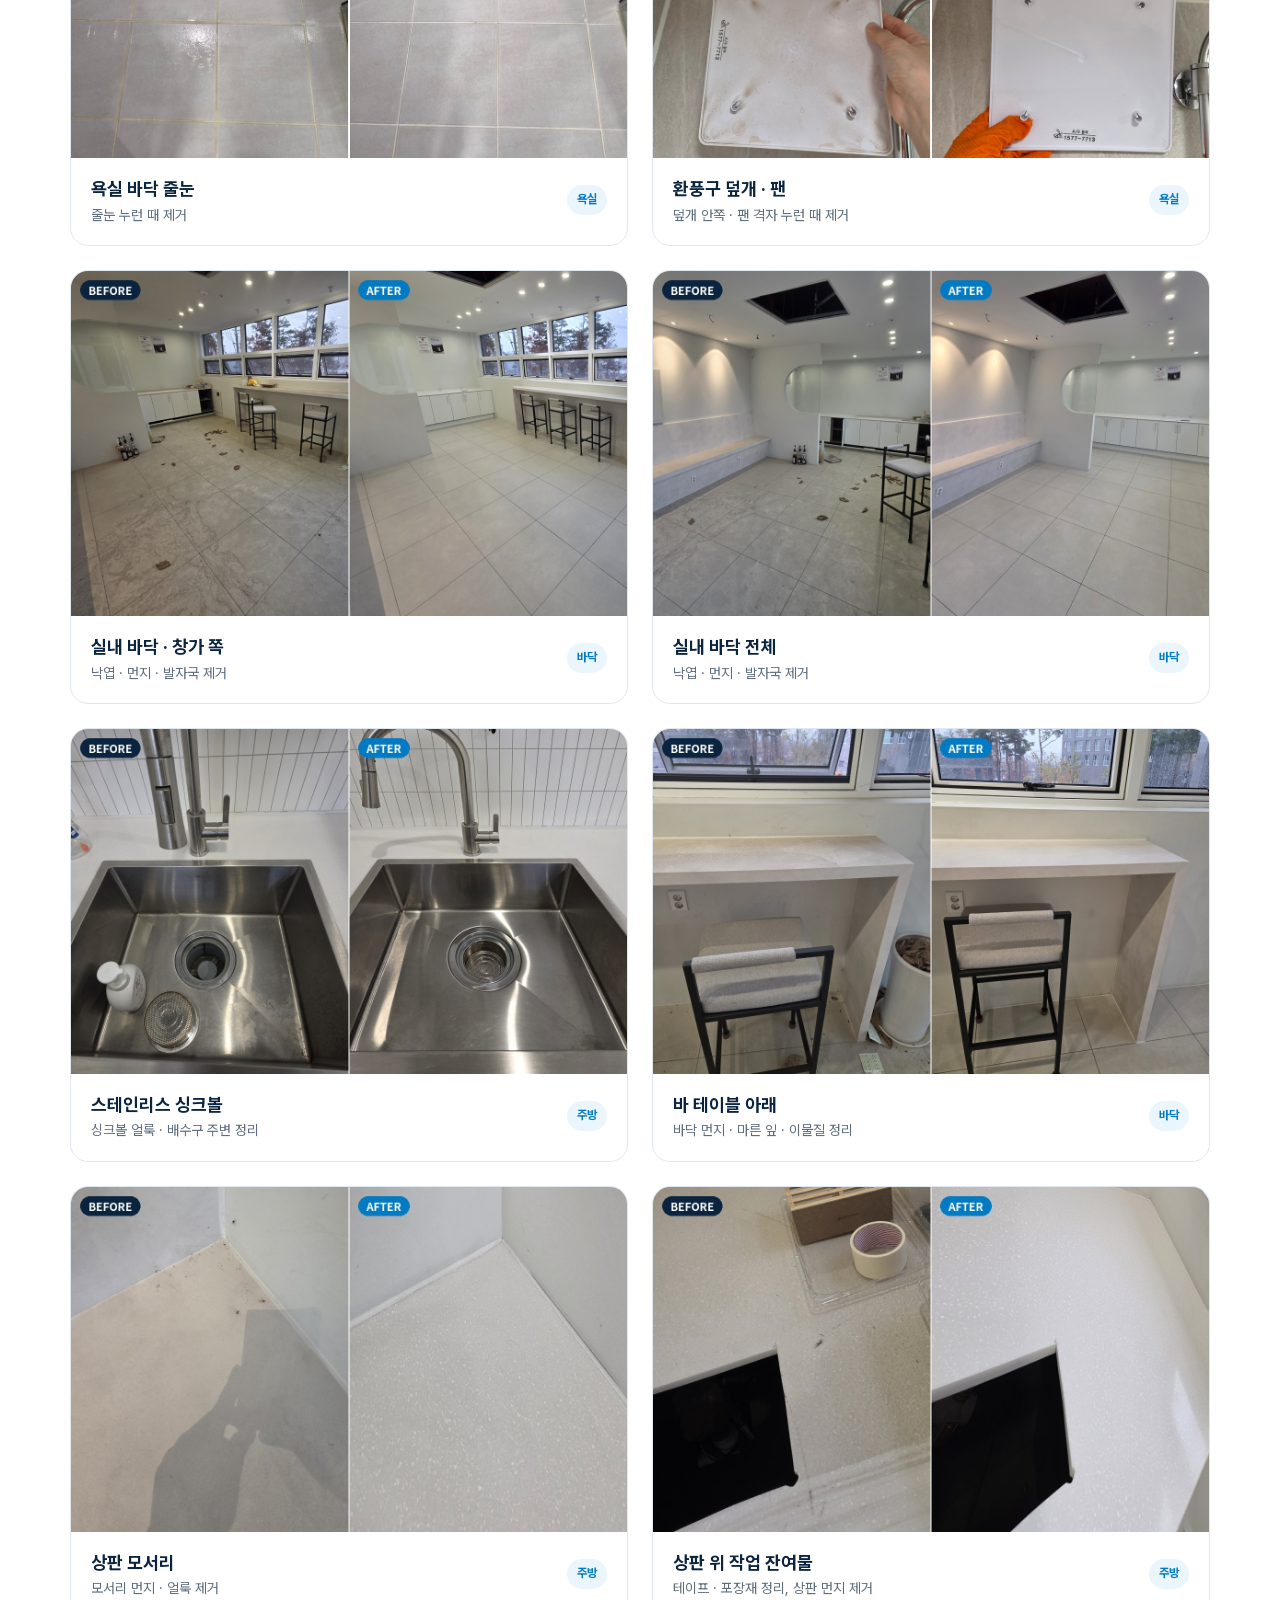
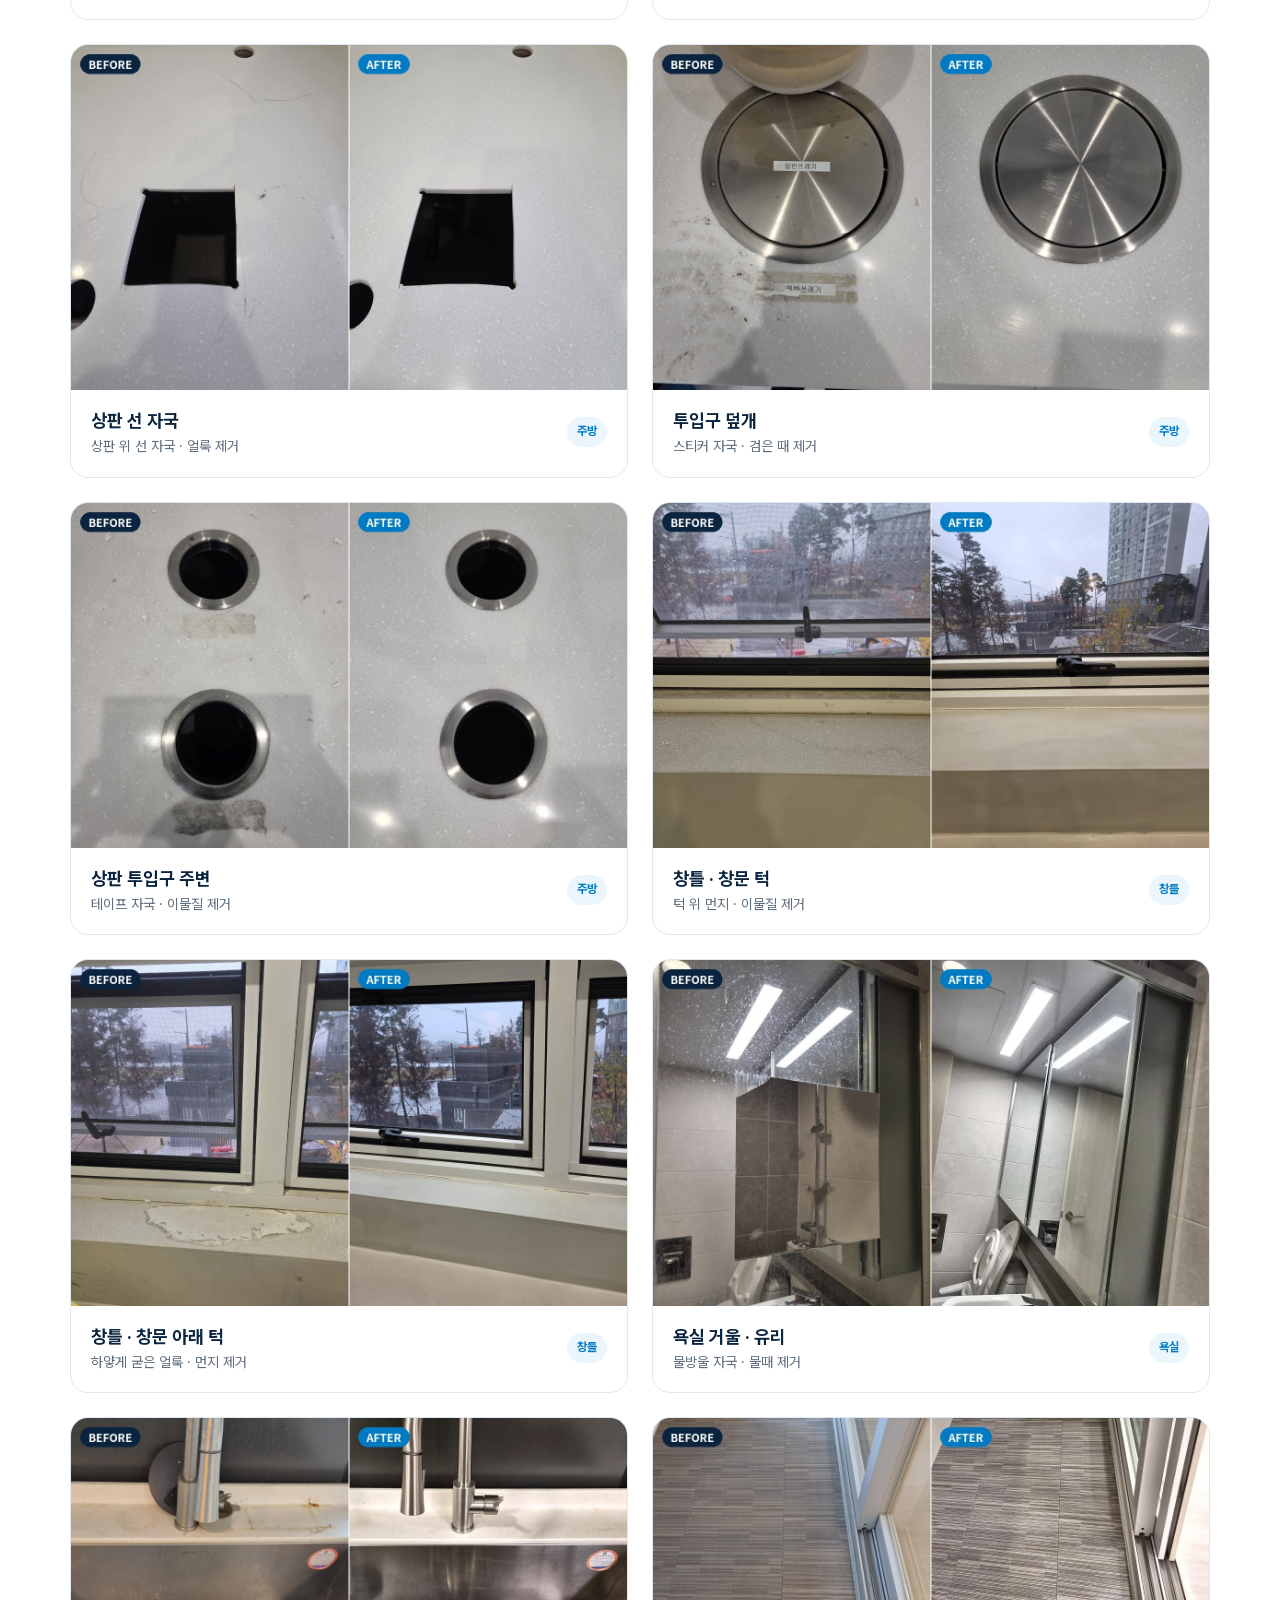
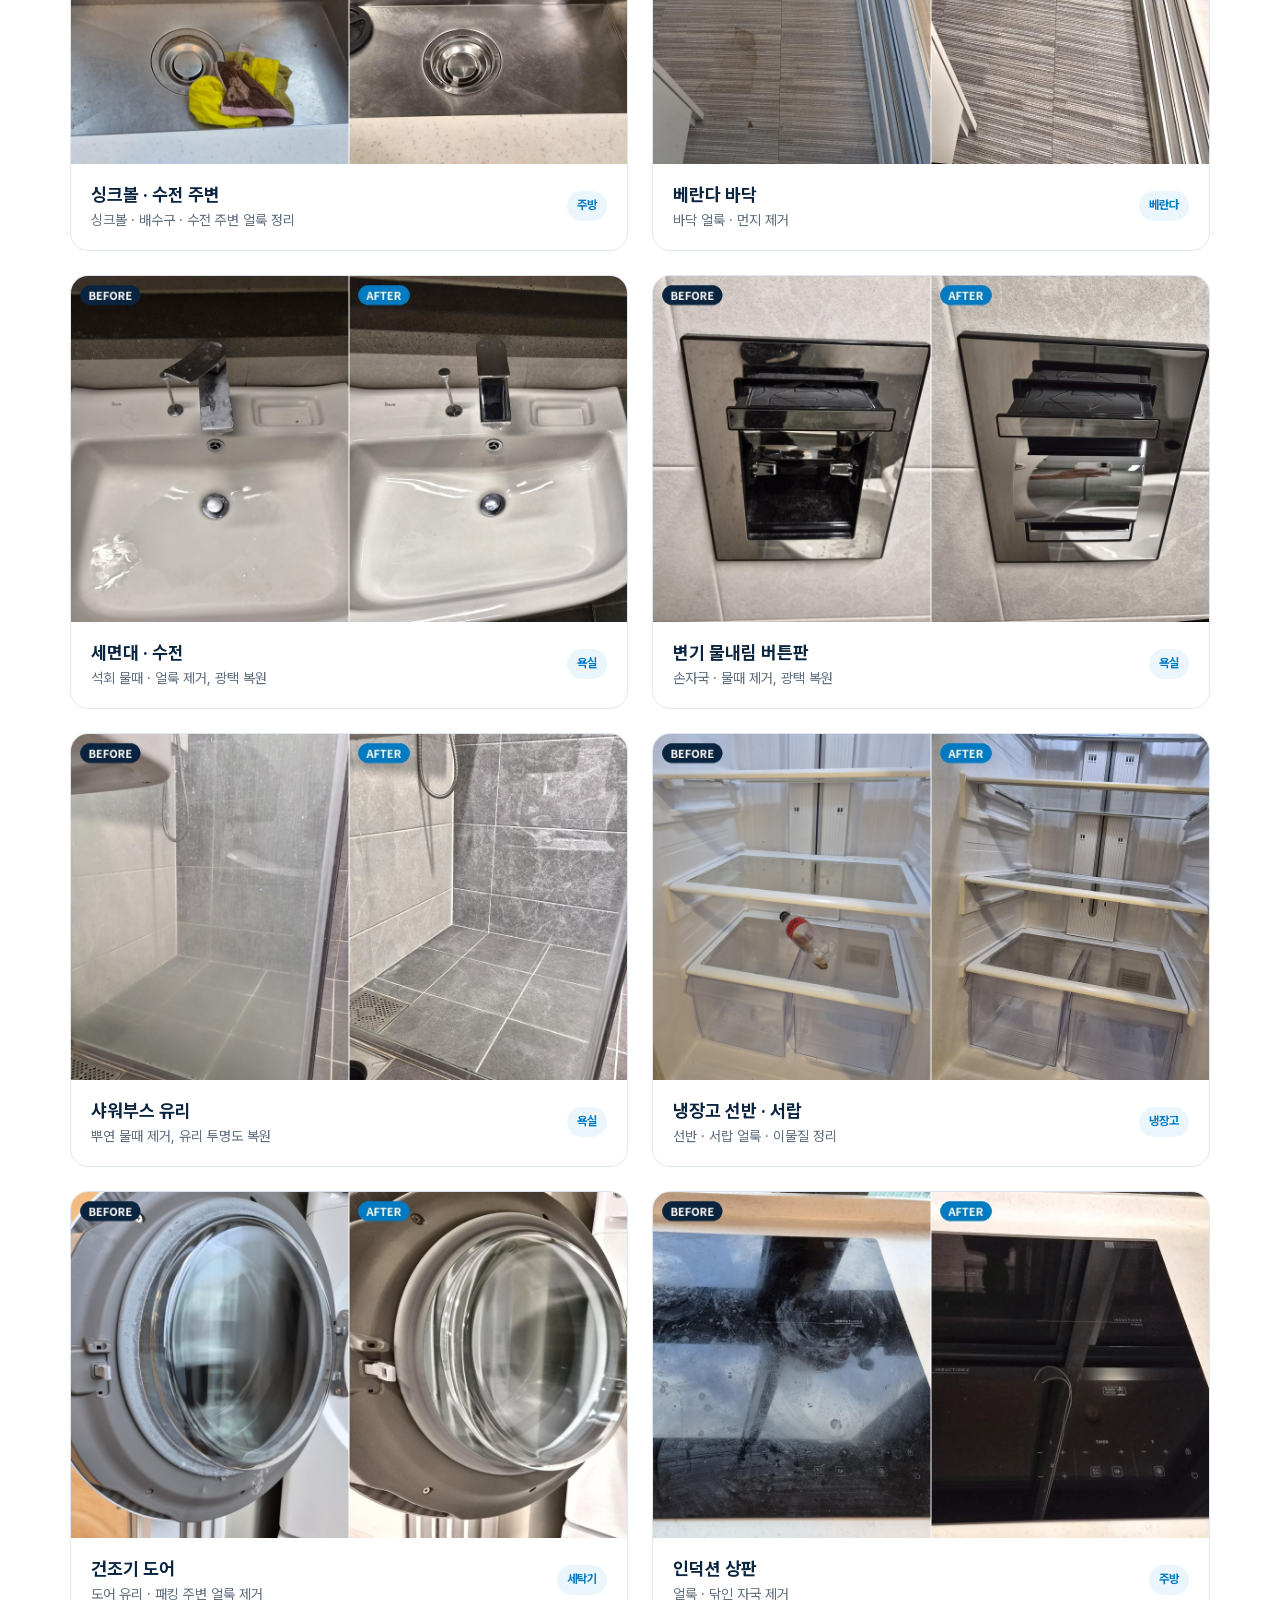
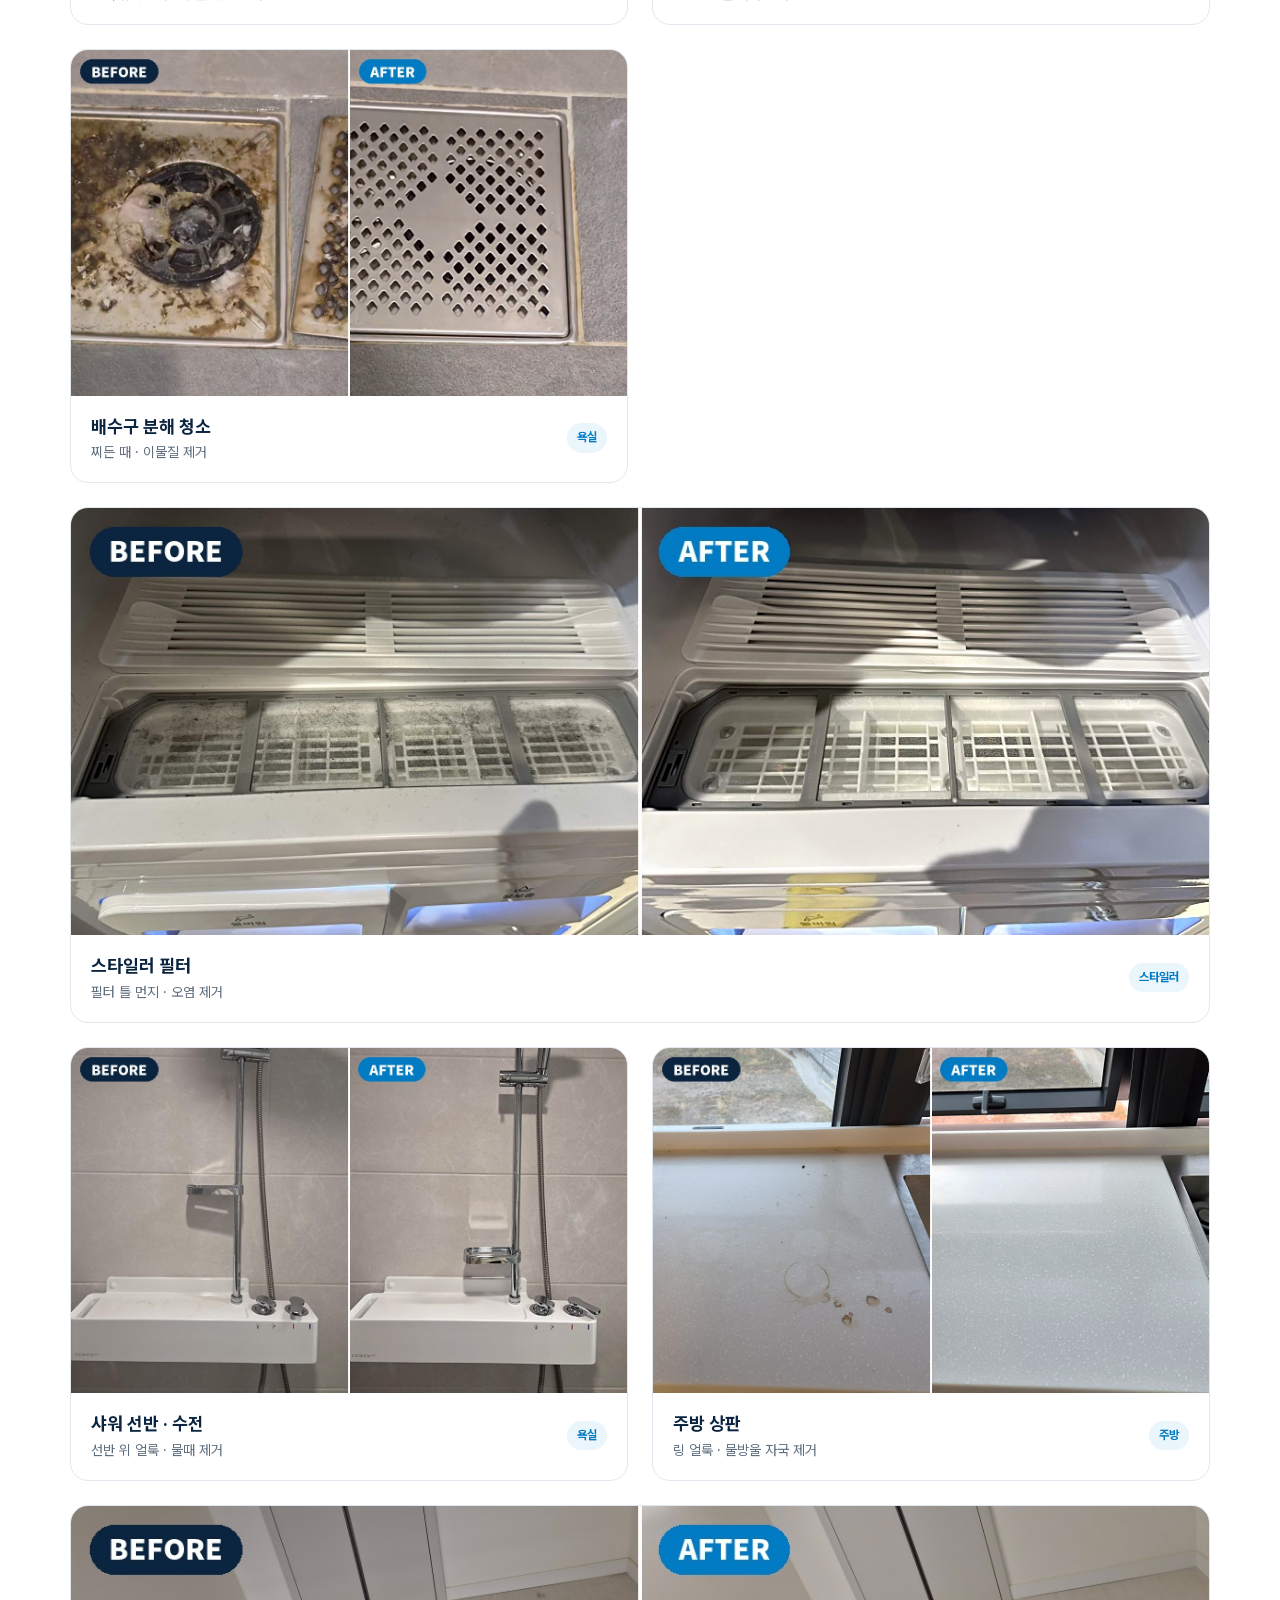
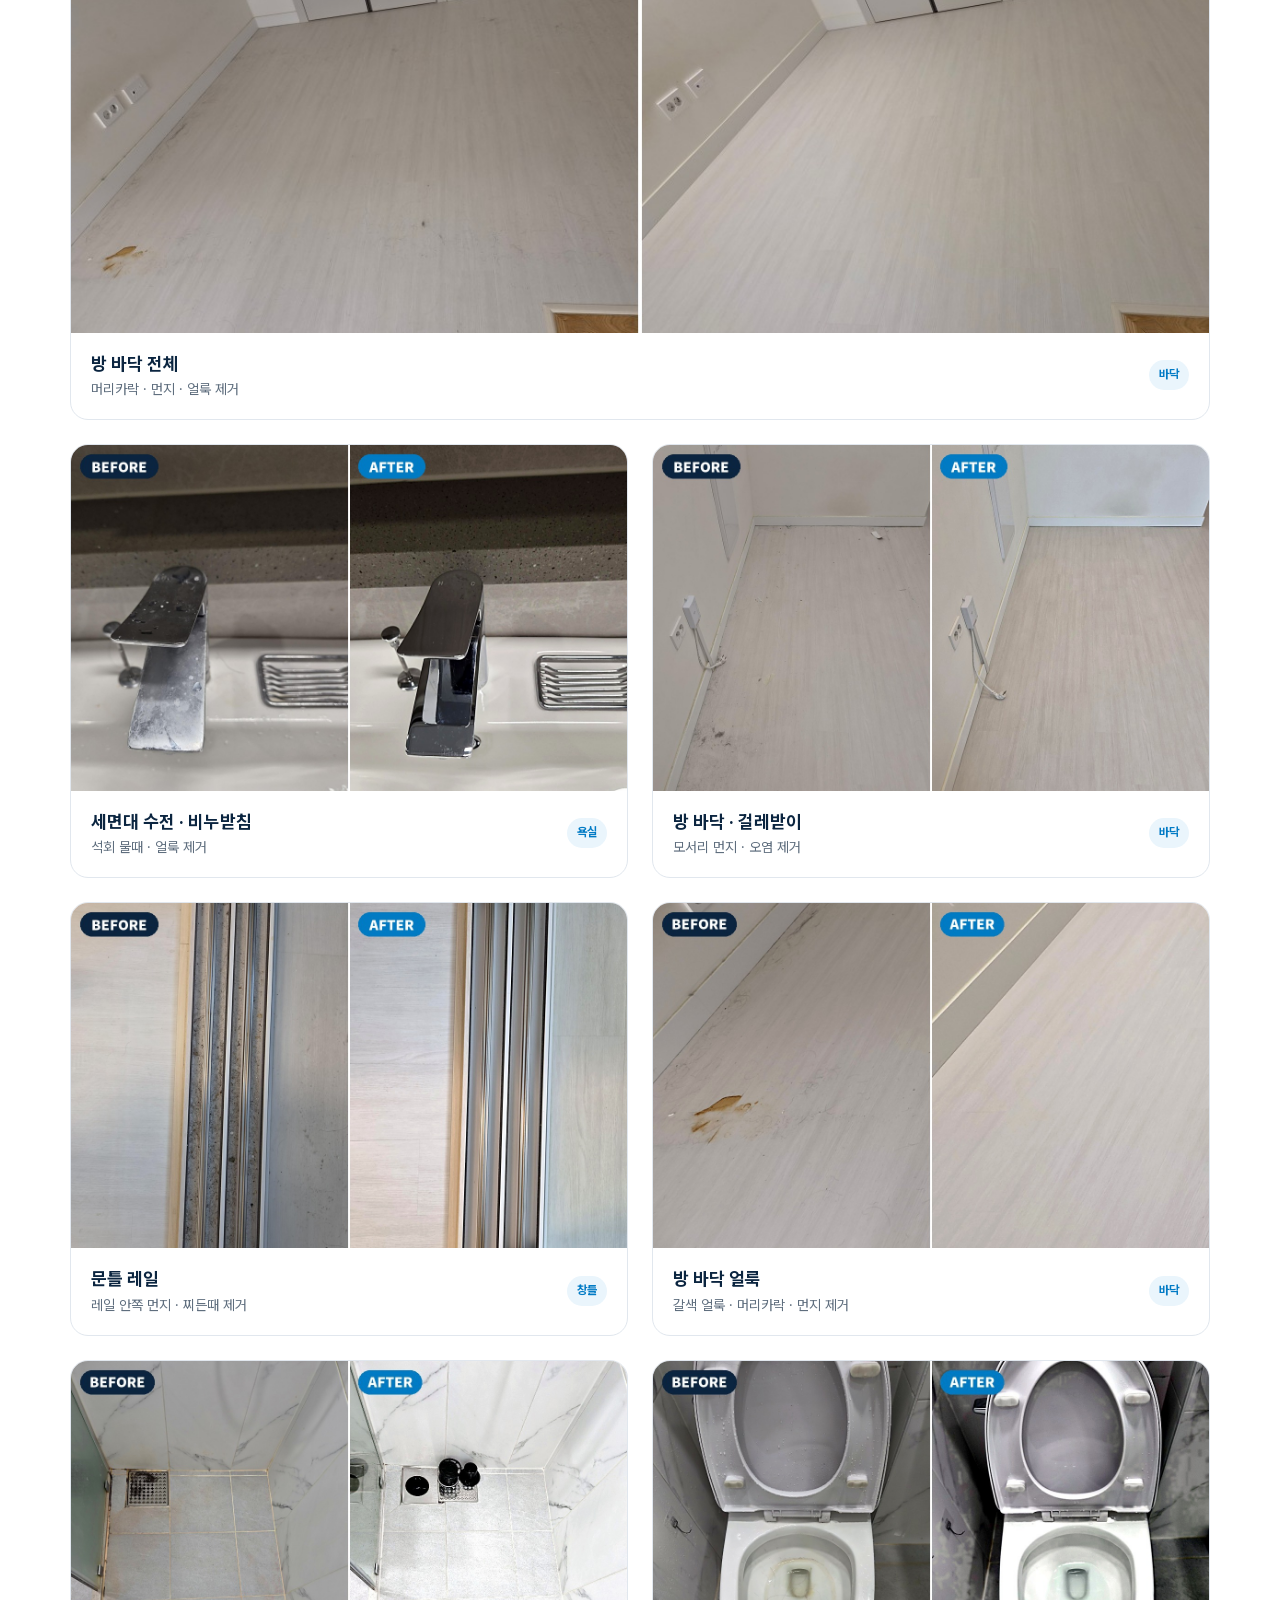
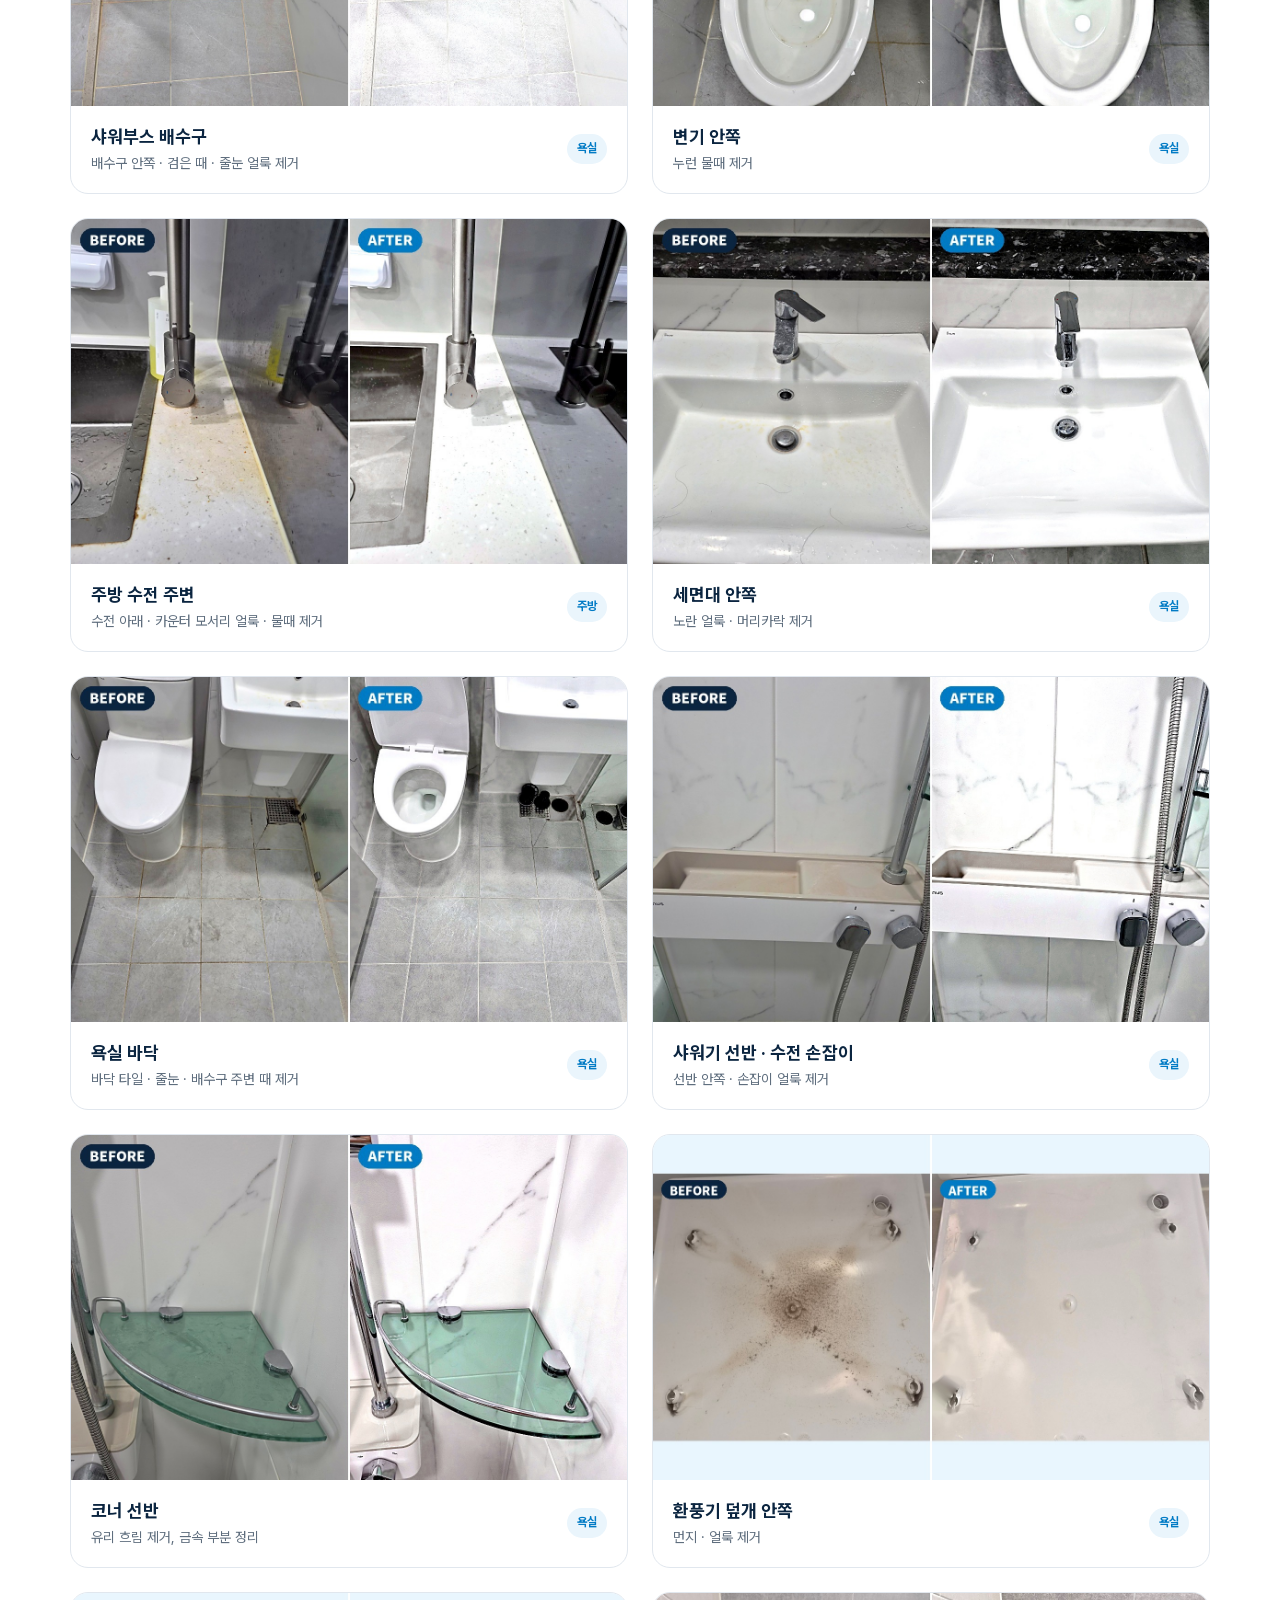
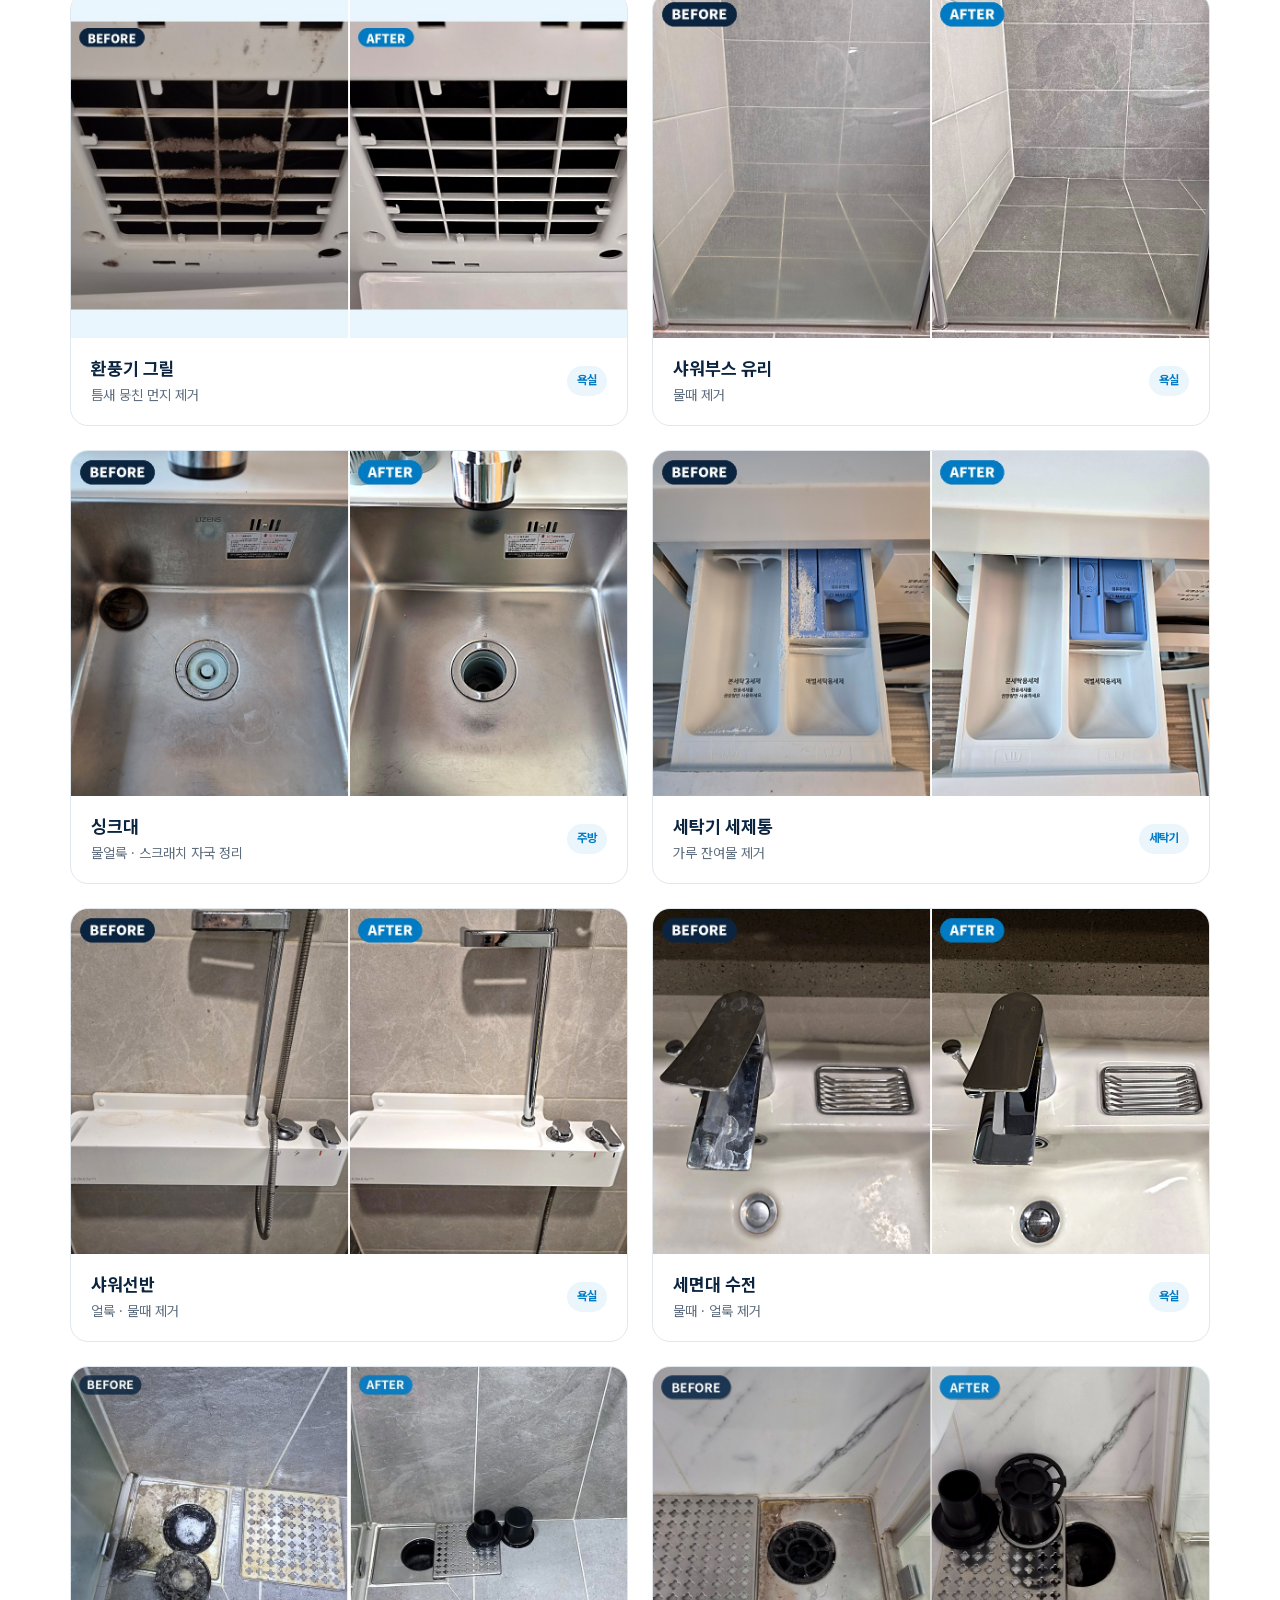
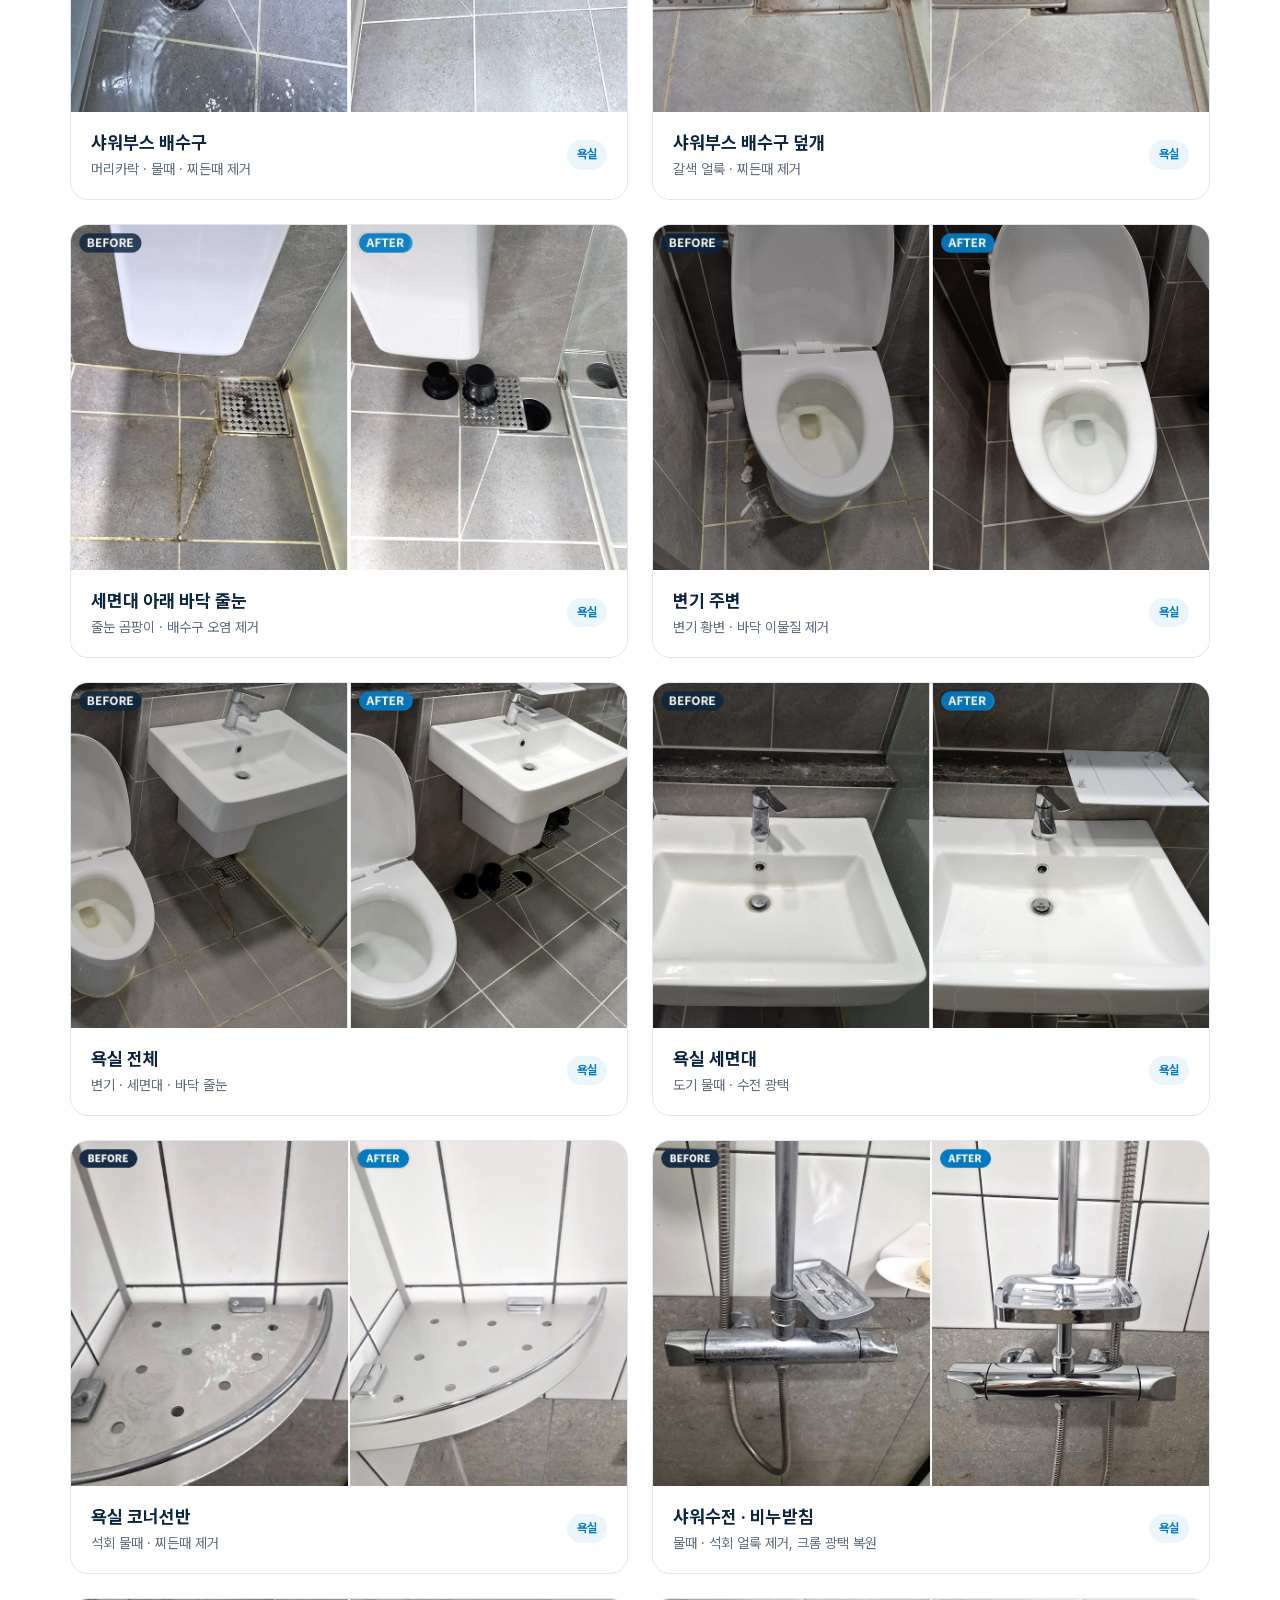
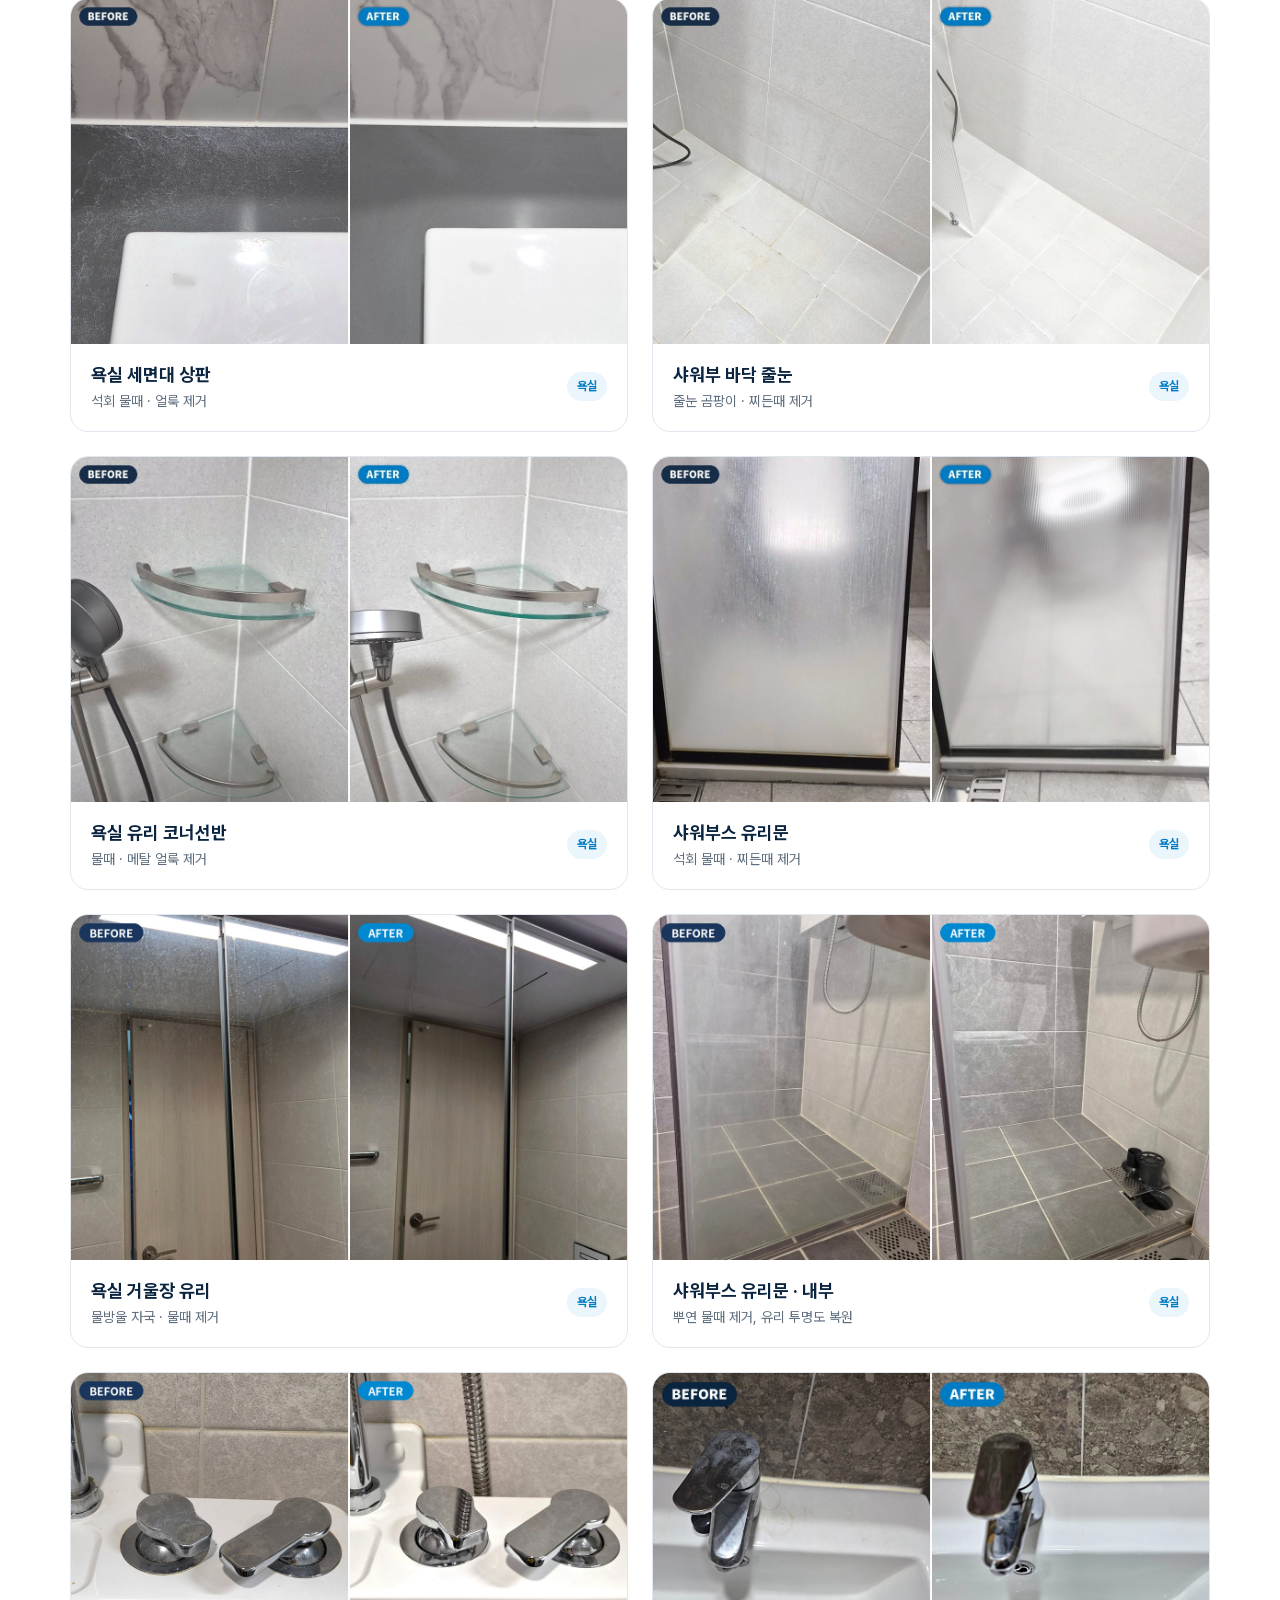
<file: portfolio.html>
<!DOCTYPE html>
<html lang="ko">
<head>
<meta charset="UTF-8">
<meta name="viewport" content="width=device-width, initial-scale=1.0">
<title>시공사례 | 정도클린 실제 청소 전후 사진</title>
<meta name="description" content="정도클린이 직접 작업한 욕실, 주방, 냉장고, 베란다, 바닥, 창틀, 수납장, 세탁기 청소 전·후 실제 사진 85건.">
<link rel="canonical" href="https://www.jungdohr.co.kr/portfolio.html">
<meta property="og:type" content="website">
<meta property="og:site_name" content="정도클린">
<meta property="og:title" content="시공사례 | 정도클린 실제 청소 전후 사진">
<meta property="og:description" content="정도클린이 직접 작업한 욕실, 주방, 냉장고, 베란다, 바닥, 창틀, 수납장, 세탁기 청소 전·후 실제 사진 85건.">
<meta property="og:url" content="https://www.jungdohr.co.kr/portfolio.html">
<meta property="og:image" content="https://www.jungdohr.co.kr/assets/og-image.jpg">
<meta name="theme-color" content="#027BC5">
<link rel="icon" href="assets/favicon.png" type="image/png">
<link rel="apple-touch-icon" href="assets/apple-touch-icon.png">
<link rel="preload" href="assets/pretendard-subset.woff2" as="font" type="font/woff2" crossorigin>
<link rel="stylesheet" href="assets/site.css?v=261111">
</head>
<body>
<header class="hd" id="hd">
  <div class="wrap">
    <a class="logo" href="index.html" aria-label="정도클린 홈"><img src="assets/logo-h.png" alt="정도클린 JUNGDO CLEAN" width="713" height="112"></a>
    <nav class="nav" aria-label="주요 메뉴"><a href="service.html">서비스</a><a href="portfolio.html" class="on" aria-current="page">시공사례</a><a href="price.html">요금안내</a><a href="about.html">회사소개</a><a href="contact.html">문의</a><a href="https://blog.naver.com/jungdoclean" target="_blank" rel="noopener">블로그</a></nav>
    <a class="hd-call tel" href="tel:010-8209-6615"><svg viewBox="0 0 24 24" fill="none" stroke="currentColor" stroke-width="2.2" stroke-linecap="round" stroke-linejoin="round" aria-hidden="true"><path d="M22 16.9v3a2 2 0 0 1-2.2 2 19.8 19.8 0 0 1-8.6-3.1 19.5 19.5 0 0 1-6-6A19.8 19.8 0 0 1 2.1 4.2 2 2 0 0 1 4.1 2h3a2 2 0 0 1 2 1.7c.1.9.4 1.8.7 2.7a2 2 0 0 1-.5 2.1L8 9.8a16 16 0 0 0 6 6l1.3-1.3a2 2 0 0 1 2.1-.4c.9.3 1.8.6 2.7.7a2 2 0 0 1 1.7 2z"/></svg><span><b>010-8209-6615</b><small>상담 07:00 ~ 23:00</small></span></a>
    <button class="menu-btn" id="menuBtn" aria-label="메뉴 열기" aria-expanded="false" aria-controls="mnav">
      <svg width="24" height="24" viewBox="0 0 24 24" fill="none" stroke="currentColor" stroke-width="2" stroke-linecap="round" aria-hidden="true"><path d="M4 7h16M4 12h16M4 17h16"/></svg>
    </button>
  </div>
  <nav class="mnav" id="mnav" aria-label="모바일 메뉴"><a href="service.html">서비스</a><a href="portfolio.html" class="on" aria-current="page">시공사례</a><a href="price.html">요금안내</a><a href="about.html">회사소개</a><a href="contact.html">문의</a><a href="location.html">서비스 지역</a><a href="notice.html">공지사항</a><a href="https://blog.naver.com/jungdoclean" target="_blank" rel="noopener">블로그</a></nav>
</header>
<main><section class="phero"><div class="wrap"><span class="eyebrow">REAL CASES</span><h1>말보다 사진으로 보여드립니다</h1><p class="lead">정도클린이 직접 작업한 실제 현장의 청소 전 · 후 모습입니다.</p><div class="anchors" role="group" aria-label="공간별 보기"><button class="f-tab" data-filter="all" aria-pressed="true">전체 85</button><button class="f-tab" data-filter="bath" aria-pressed="false">욕실 45</button><button class="f-tab" data-filter="kitchen" aria-pressed="false">주방 16</button><button class="f-tab" data-filter="fridge" aria-pressed="false">냉장고 4</button><button class="f-tab" data-filter="balcony" aria-pressed="false">베란다 2</button><button class="f-tab" data-filter="floor" aria-pressed="false">바닥 7</button><button class="f-tab" data-filter="window" aria-pressed="false">창틀 6</button><button class="f-tab" data-filter="cabinet" aria-pressed="false">수납장 1</button><button class="f-tab" data-filter="laundry" aria-pressed="false">세탁기·스타일러 4</button></div></div></section>
<section class="sec"><div class="wrap"><div class="pf-grid"><article class="pf" data-cat="bath"><button type="button" data-zoom="욕조 · 욕조 바닥 얼룩 · 이물질 제거" aria-label="욕조 크게 보기"><img src="cases/case-89-bathtub.jpg?v=261120" alt="욕조 청소 전후 비교" width="1208" height="750" loading="lazy"></button><div class="bd"><div><h3>욕조</h3><p>욕조 바닥 얼룩 · 이물질 제거</p></div><span class="tagpill">욕실</span></div></article><article class="pf" data-cat="bath"><button type="button" data-zoom="샤워기 · 벽면 · 벽면 검은 얼룩 · 때 제거" aria-label="샤워기 · 벽면 크게 보기"><img src="cases/case-88-shower-rail-wall.jpg?v=261120" alt="샤워기 · 벽면 청소 전후 비교" width="1208" height="750" loading="lazy"></button><div class="bd"><div><h3>샤워기 · 벽면</h3><p>벽면 검은 얼룩 · 때 제거</p></div><span class="tagpill">욕실</span></div></article><article class="pf" data-cat="bath"><button type="button" data-zoom="샤워부스 배수구 분해 · 머리카락 · 줄눈 누런 때 제거" aria-label="샤워부스 배수구 분해 크게 보기"><img src="cases/case-87-shower-drain-2.jpg?v=261120" alt="샤워부스 배수구 분해 청소 전후 비교" width="1208" height="750" loading="lazy"></button><div class="bd"><div><h3>샤워부스 배수구 분해</h3><p>머리카락 · 줄눈 누런 때 제거</p></div><span class="tagpill">욕실</span></div></article><article class="pf" data-cat="bath"><button type="button" data-zoom="욕실 전체 · 변기 · 세면대 · 욕조 · 바닥 때 제거" aria-label="욕실 전체 크게 보기"><img src="cases/case-86-bath-whole.jpg?v=261120" alt="욕실 전체 청소 전후 비교" width="1208" height="750" loading="lazy"></button><div class="bd"><div><h3>욕실 전체</h3><p>변기 · 세면대 · 욕조 · 바닥 때 제거</p></div><span class="tagpill">욕실</span></div></article><article class="pf" data-cat="bath"><button type="button" data-zoom="욕실 바닥 줄눈 · 누런 때 제거" aria-label="욕실 바닥 줄눈 크게 보기"><img src="cases/case-85-bath-floor-grout.jpg?v=261118" alt="욕실 바닥 줄눈 청소 전후 비교" width="1208" height="750" loading="lazy"></button><div class="bd"><div><h3>욕실 바닥 줄눈</h3><p>줄눈 누런 때 제거</p></div><span class="tagpill">욕실</span></div></article><article class="pf" data-cat="bath"><button type="button" data-zoom="환풍구 덮개 · 팬 · 누런 때 제거" aria-label="환풍구 덮개 · 팬 크게 보기"><img src="cases/case-84-vent-fan.jpg?v=261118" alt="환풍구 덮개 · 팬 청소 전후 비교" width="1208" height="750" loading="lazy"></button><div class="bd"><div><h3>환풍구 덮개 · 팬</h3><p>덮개 안쪽 · 팬 격자 누런 때 제거</p></div><span class="tagpill">욕실</span></div></article><article class="pf" data-cat="floor"><button type="button" data-zoom="실내 바닥 · 창가 쪽 · 낙엽 · 먼지 · 발자국 제거" aria-label="실내 바닥 · 창가 쪽 크게 보기"><img src="cases/case-83-room-floor-2.jpg?v=261115" alt="실내 바닥 · 창가 쪽 청소 전후 비교" width="1208" height="750" loading="lazy"></button><div class="bd"><div><h3>실내 바닥 · 창가 쪽</h3><p>낙엽 · 먼지 · 발자국 제거</p></div><span class="tagpill">바닥</span></div></article><article class="pf" data-cat="floor"><button type="button" data-zoom="실내 바닥 전체 · 낙엽 · 먼지 · 발자국 제거" aria-label="실내 바닥 전체 크게 보기"><img src="cases/case-82-room-floor-1.jpg?v=261115" alt="실내 바닥 전체 청소 전후 비교" width="1208" height="750" loading="lazy"></button><div class="bd"><div><h3>실내 바닥 전체</h3><p>낙엽 · 먼지 · 발자국 제거</p></div><span class="tagpill">바닥</span></div></article><article class="pf" data-cat="kitchen"><button type="button" data-zoom="스테인리스 싱크볼 · 싱크볼 얼룩 · 배수구 주변 정리" aria-label="스테인리스 싱크볼 크게 보기"><img src="cases/case-81-sink-bowl-6.jpg?v=261115" alt="스테인리스 싱크볼 청소 전후 비교" width="1208" height="750" loading="lazy"></button><div class="bd"><div><h3>스테인리스 싱크볼</h3><p>싱크볼 얼룩 · 배수구 주변 정리</p></div><span class="tagpill">주방</span></div></article><article class="pf" data-cat="floor"><button type="button" data-zoom="바 테이블 아래 · 바닥 먼지 · 마른 잎 · 이물질 정리" aria-label="바 테이블 아래 크게 보기"><img src="cases/case-80-bar-table-floor.jpg?v=261115" alt="바 테이블 아래 청소 전후 비교" width="1208" height="750" loading="lazy"></button><div class="bd"><div><h3>바 테이블 아래</h3><p>바닥 먼지 · 마른 잎 · 이물질 정리</p></div><span class="tagpill">바닥</span></div></article><article class="pf" data-cat="kitchen"><button type="button" data-zoom="상판 모서리 · 모서리 먼지 · 얼룩 제거" aria-label="상판 모서리 크게 보기"><img src="cases/case-79-counter-corner.jpg?v=261115" alt="상판 모서리 청소 전후 비교" width="1208" height="750" loading="lazy"></button><div class="bd"><div><h3>상판 모서리</h3><p>모서리 먼지 · 얼룩 제거</p></div><span class="tagpill">주방</span></div></article><article class="pf" data-cat="kitchen"><button type="button" data-zoom="상판 위 작업 잔여물 · 테이프 · 포장재 정리, 상판 먼지 제거" aria-label="상판 위 작업 잔여물 크게 보기"><img src="cases/case-78-counter-residue.jpg?v=261115" alt="상판 위 작업 잔여물 청소 전후 비교" width="1208" height="750" loading="lazy"></button><div class="bd"><div><h3>상판 위 작업 잔여물</h3><p>테이프 · 포장재 정리, 상판 먼지 제거</p></div><span class="tagpill">주방</span></div></article><article class="pf" data-cat="kitchen"><button type="button" data-zoom="상판 선 자국 · 상판 위 선 자국 · 얼룩 제거" aria-label="상판 선 자국 크게 보기"><img src="cases/case-77-counter-marks.jpg?v=261115" alt="상판 선 자국 청소 전후 비교" width="1208" height="750" loading="lazy"></button><div class="bd"><div><h3>상판 선 자국</h3><p>상판 위 선 자국 · 얼룩 제거</p></div><span class="tagpill">주방</span></div></article><article class="pf" data-cat="kitchen"><button type="button" data-zoom="투입구 덮개 · 스티커 자국 · 검은 때 제거" aria-label="투입구 덮개 크게 보기"><img src="cases/case-76-counter-chute-cover.jpg?v=261115" alt="투입구 덮개 청소 전후 비교" width="1208" height="750" loading="lazy"></button><div class="bd"><div><h3>투입구 덮개</h3><p>스티커 자국 · 검은 때 제거</p></div><span class="tagpill">주방</span></div></article><article class="pf" data-cat="kitchen"><button type="button" data-zoom="상판 투입구 주변 · 테이프 자국 · 이물질 제거" aria-label="상판 투입구 주변 크게 보기"><img src="cases/case-75-counter-chute-holes.jpg?v=261115" alt="상판 투입구 주변 청소 전후 비교" width="1208" height="750" loading="lazy"></button><div class="bd"><div><h3>상판 투입구 주변</h3><p>테이프 자국 · 이물질 제거</p></div><span class="tagpill">주방</span></div></article><article class="pf" data-cat="window"><button type="button" data-zoom="창틀 · 창문 턱 · 턱 위 먼지 · 이물질 제거" aria-label="창틀 · 창문 턱 크게 보기"><img src="cases/case-74-window-sill-dust.jpg?v=261115" alt="창틀 · 창문 턱 청소 전후 비교" width="1208" height="750" loading="lazy"></button><div class="bd"><div><h3>창틀 · 창문 턱</h3><p>턱 위 먼지 · 이물질 제거</p></div><span class="tagpill">창틀</span></div></article><article class="pf" data-cat="window"><button type="button" data-zoom="창틀 · 창문 아래 턱 · 하얗게 굳은 얼룩 · 먼지 제거" aria-label="창틀 · 창문 아래 턱 크게 보기"><img src="cases/case-73-window-sill-stain.jpg?v=261115" alt="창틀 · 창문 아래 턱 청소 전후 비교" width="1208" height="750" loading="lazy"></button><div class="bd"><div><h3>창틀 · 창문 아래 턱</h3><p>하얗게 굳은 얼룩 · 먼지 제거</p></div><span class="tagpill">창틀</span></div></article><article class="pf" data-cat="bath"><button type="button" data-zoom="욕실 거울 · 유리 · 물방울 자국 · 물때 제거" aria-label="욕실 거울 · 유리 크게 보기"><img src="cases/case-72-bath-mirror.jpg?v=261113" alt="욕실 거울 · 유리 청소 전후 비교" width="1208" height="750" loading="lazy"></button><div class="bd"><div><h3>욕실 거울 · 유리</h3><p>물방울 자국 · 물때 제거</p></div><span class="tagpill">욕실</span></div></article><article class="pf" data-cat="kitchen"><button type="button" data-zoom="싱크볼 · 수전 주변 · 싱크볼 · 배수구 · 수전 주변 얼룩 정리" aria-label="싱크볼 · 수전 주변 크게 보기"><img src="cases/case-71-kitchen-sink-5.jpg?v=261113" alt="싱크볼 · 수전 주변 청소 전후 비교" width="1208" height="750" loading="lazy"></button><div class="bd"><div><h3>싱크볼 · 수전 주변</h3><p>싱크볼 · 배수구 · 수전 주변 얼룩 정리</p></div><span class="tagpill">주방</span></div></article><article class="pf" data-cat="balcony"><button type="button" data-zoom="베란다 바닥 · 바닥 얼룩 · 먼지 제거" aria-label="베란다 바닥 크게 보기"><img src="cases/case-70-balcony-floor.jpg?v=261113" alt="베란다 바닥 청소 전후 비교" width="1208" height="750" loading="lazy"></button><div class="bd"><div><h3>베란다 바닥</h3><p>바닥 얼룩 · 먼지 제거</p></div><span class="tagpill">베란다</span></div></article><article class="pf" data-cat="bath"><button type="button" data-zoom="세면대 · 수전 · 석회 물때 · 얼룩 제거, 광택 복원" aria-label="세면대 · 수전 크게 보기"><img src="cases/case-69-washbasin-faucet.jpg?v=261113" alt="세면대 · 수전 청소 전후 비교" width="1208" height="750" loading="lazy"></button><div class="bd"><div><h3>세면대 · 수전</h3><p>석회 물때 · 얼룩 제거, 광택 복원</p></div><span class="tagpill">욕실</span></div></article><article class="pf" data-cat="bath"><button type="button" data-zoom="변기 물내림 버튼판 · 손자국 · 물때 제거, 광택 복원" aria-label="변기 물내림 버튼판 크게 보기"><img src="cases/case-68-flush-plate.jpg?v=261113" alt="변기 물내림 버튼판 청소 전후 비교" width="1208" height="750" loading="lazy"></button><div class="bd"><div><h3>변기 물내림 버튼판</h3><p>손자국 · 물때 제거, 광택 복원</p></div><span class="tagpill">욕실</span></div></article><article class="pf" data-cat="bath"><button type="button" data-zoom="샤워부스 유리 · 뿌연 물때 제거, 유리 투명도 복원" aria-label="샤워부스 유리 크게 보기"><img src="cases/case-67-shower-glass-3.jpg?v=261113" alt="샤워부스 유리 청소 전후 비교" width="1208" height="750" loading="lazy"></button><div class="bd"><div><h3>샤워부스 유리</h3><p>뿌연 물때 제거, 유리 투명도 복원</p></div><span class="tagpill">욕실</span></div></article><article class="pf" data-cat="fridge"><button type="button" data-zoom="냉장고 선반 · 서랍 · 선반 · 서랍 얼룩 · 이물질 정리" aria-label="냉장고 선반 · 서랍 크게 보기"><img src="cases/case-66-fridge-shelf-drawer.jpg?v=261113" alt="냉장고 선반 · 서랍 청소 전후 비교" width="1208" height="750" loading="lazy"></button><div class="bd"><div><h3>냉장고 선반 · 서랍</h3><p>선반 · 서랍 얼룩 · 이물질 정리</p></div><span class="tagpill">냉장고</span></div></article><article class="pf" data-cat="laundry"><button type="button" data-zoom="건조기 도어 · 도어 유리 · 패킹 주변 얼룩 제거" aria-label="건조기 도어 크게 보기"><img src="cases/case-65-dryer-door.jpg?v=261113" alt="건조기 도어 청소 전후 비교" width="1208" height="750" loading="lazy"></button><div class="bd"><div><h3>건조기 도어</h3><p>도어 유리 · 패킹 주변 얼룩 제거</p></div><span class="tagpill">세탁기</span></div></article><article class="pf" data-cat="kitchen"><button type="button" data-zoom="인덕션 상판 · 얼룩 · 닦인 자국 제거" aria-label="인덕션 상판 크게 보기"><img src="cases/case-64-induction-top.jpg?v=261113" alt="인덕션 상판 청소 전후 비교" width="1208" height="750" loading="lazy"></button><div class="bd"><div><h3>인덕션 상판</h3><p>얼룩 · 닦인 자국 제거</p></div><span class="tagpill">주방</span></div></article><article class="pf" data-cat="bath"><button type="button" data-zoom="배수구 분해 청소 · 배수구 안쪽 · 찌든 때 · 이물질 제거" aria-label="배수구 분해 청소 크게 보기"><img src="cases/case-63-drain-disassembly.jpg?v=261112" alt="배수구 분해 청소 전후 비교" width="1208" height="750" loading="lazy"></button><div class="bd"><div><h3>배수구 분해 청소</h3><p>찌든 때 · 이물질 제거</p></div><span class="tagpill">욕실</span></div></article><article class="pf wide" data-cat="laundry"><button type="button" data-zoom="스타일러 필터 · 필터 틀 먼지 · 오염 제거" aria-label="스타일러 필터 크게 보기"><img src="cases/case-57-styler-filter-wide.jpg?v=261116" alt="스타일러 필터 청소 전후 비교" width="1208" height="453" loading="lazy"></button><div class="bd"><div><h3>스타일러 필터</h3><p>필터 틀 먼지 · 오염 제거</p></div><span class="tagpill">스타일러</span></div></article><article class="pf" data-cat="bath"><button type="button" data-zoom="샤워 선반 · 수전 · 선반 위 얼룩 · 물때 제거" aria-label="샤워 선반 · 수전 크게 보기"><img src="cases/case-58-shower-shelf-fixture.jpg?v=261111b" alt="샤워 선반 · 수전 청소 전후 비교" width="1208" height="750" loading="lazy"></button><div class="bd"><div><h3>샤워 선반 · 수전</h3><p>선반 위 얼룩 · 물때 제거</p></div><span class="tagpill">욕실</span></div></article><article class="pf" data-cat="kitchen"><button type="button" data-zoom="주방 상판 · 링 얼룩 · 물방울 자국 제거" aria-label="주방 상판 크게 보기"><img src="cases/case-59-kitchen-counter.jpg?v=261111b" alt="주방 상판 청소 전후 비교" width="1208" height="750" loading="lazy"></button><div class="bd"><div><h3>주방 상판</h3><p>링 얼룩 · 물방울 자국 제거</p></div><span class="tagpill">주방</span></div></article><article class="pf wide" data-cat="floor"><button type="button" data-zoom="방 바닥 전체 · 머리카락 · 먼지 · 얼룩 제거" aria-label="방 바닥 전체 크게 보기"><img src="cases/case-56-room-floor-wide.jpg?v=261111" alt="방 바닥 전체 청소 전후 비교" width="1208" height="453" loading="lazy"></button><div class="bd"><div><h3>방 바닥 전체</h3><p>머리카락 · 먼지 · 얼룩 제거</p></div><span class="tagpill">바닥</span></div></article><article class="pf" data-cat="bath"><button type="button" data-zoom="세면대 수전 · 비누받침 · 석회 물때 · 얼룩 제거" aria-label="세면대 수전 · 비누받침 크게 보기"><img src="cases/case-60-faucet-soapdish.jpg?v=261111b" alt="세면대 수전 · 비누받침 청소 전후 비교" width="1208" height="750" loading="lazy"></button><div class="bd"><div><h3>세면대 수전 · 비누받침</h3><p>석회 물때 · 얼룩 제거</p></div><span class="tagpill">욕실</span></div></article><article class="pf" data-cat="floor"><button type="button" data-zoom="방 바닥 · 걸레받이 · 모서리 먼지 · 오염 제거" aria-label="방 바닥 · 걸레받이 크게 보기"><img src="cases/case-61-room-floor-corner.jpg?v=261111b" alt="방 바닥 모서리 청소 전후 비교" width="1208" height="750" loading="lazy"></button><div class="bd"><div><h3>방 바닥 · 걸레받이</h3><p>모서리 먼지 · 오염 제거</p></div><span class="tagpill">바닥</span></div></article><article class="pf" data-cat="window"><button type="button" data-zoom="문틀 레일 · 레일 안쪽 먼지 · 찌든때 제거" aria-label="문틀 레일 크게 보기"><img src="cases/case-62-door-rail.jpg?v=261111b" alt="문틀 레일 청소 전후 비교" width="1208" height="750" loading="lazy"></button><div class="bd"><div><h3>문틀 레일</h3><p>레일 안쪽 먼지 · 찌든때 제거</p></div><span class="tagpill">창틀</span></div></article><article class="pf" data-cat="floor"><button type="button" data-zoom="방 바닥 얼룩 · 갈색 얼룩 · 머리카락 · 먼지 제거" aria-label="방 바닥 얼룩 크게 보기"><img src="cases/case-54-floor-detail.jpg?v=261111" alt="방 바닥 얼룩 청소 전후 비교" width="1208" height="750" loading="lazy"></button><div class="bd"><div><h3>방 바닥 얼룩</h3><p>갈색 얼룩 · 머리카락 · 먼지 제거</p></div><span class="tagpill">바닥</span></div></article><article class="pf" data-cat="bath"><button type="button" data-zoom="샤워부스 배수구 · 배수구 안쪽 · 검은 때 · 줄눈 얼룩 제거" aria-label="샤워부스 배수구 크게 보기"><img src="cases/case-47-drain-hair.jpg?v=261108b" alt="샤워부스 배수구 청소 전후 비교" width="1208" height="750" loading="lazy"></button><div class="bd"><div><h3>샤워부스 배수구</h3><p>배수구 안쪽 · 검은 때 · 줄눈 얼룩 제거</p></div><span class="tagpill">욕실</span></div></article><article class="pf" data-cat="bath"><button type="button" data-zoom="변기 안쪽 · 누런 물때 제거" aria-label="변기 안쪽 크게 보기"><img src="cases/case-48-toilet-inner.jpg?v=261108b" alt="변기 안쪽 청소 전후 비교" width="1208" height="750" loading="lazy"></button><div class="bd"><div><h3>변기 안쪽</h3><p>누런 물때 제거</p></div><span class="tagpill">욕실</span></div></article><article class="pf" data-cat="kitchen"><button type="button" data-zoom="주방 수전 주변 · 수전 아래 · 카운터 모서리 얼룩 · 물때 제거" aria-label="주방 수전 주변 크게 보기"><img src="cases/case-49-kitchen-faucet-base.jpg?v=261108b" alt="주방 수전 주변 청소 전후 비교" width="1208" height="750" loading="lazy"></button><div class="bd"><div><h3>주방 수전 주변</h3><p>수전 아래 · 카운터 모서리 얼룩 · 물때 제거</p></div><span class="tagpill">주방</span></div></article><article class="pf" data-cat="bath"><button type="button" data-zoom="세면대 안쪽 · 노란 얼룩 · 머리카락 제거" aria-label="세면대 안쪽 크게 보기"><img src="cases/case-50-washbasin-inner.jpg?v=261108b" alt="세면대 안쪽 청소 전후 비교" width="1208" height="750" loading="lazy"></button><div class="bd"><div><h3>세면대 안쪽</h3><p>노란 얼룩 · 머리카락 제거</p></div><span class="tagpill">욕실</span></div></article><article class="pf" data-cat="bath"><button type="button" data-zoom="욕실 바닥 · 바닥 타일 · 줄눈 · 배수구 주변 때 제거" aria-label="욕실 바닥 크게 보기"><img src="cases/case-51-bath-floor-grout.jpg?v=261108b" alt="욕실 바닥 청소 전후 비교" width="1208" height="750" loading="lazy"></button><div class="bd"><div><h3>욕실 바닥</h3><p>바닥 타일 · 줄눈 · 배수구 주변 때 제거</p></div><span class="tagpill">욕실</span></div></article><article class="pf" data-cat="bath"><button type="button" data-zoom="샤워기 선반 · 수전 손잡이 · 선반 안쪽 · 손잡이 얼룩 제거" aria-label="샤워기 선반 · 수전 손잡이 크게 보기"><img src="cases/case-52-shower-shelf-handle.jpg?v=261108b" alt="샤워기 선반 · 수전 손잡이 청소 전후 비교" width="1208" height="750" loading="lazy"></button><div class="bd"><div><h3>샤워기 선반 · 수전 손잡이</h3><p>선반 안쪽 · 손잡이 얼룩 제거</p></div><span class="tagpill">욕실</span></div></article><article class="pf" data-cat="bath"><button type="button" data-zoom="코너 선반 · 유리 흐림 제거, 금속 부분 정리" aria-label="코너 선반 크게 보기"><img src="cases/case-53-corner-glass-shelf.jpg?v=261108b" alt="코너 선반 청소 전후 비교" width="1208" height="750" loading="lazy"></button><div class="bd"><div><h3>코너 선반</h3><p>유리 흐림 제거, 금속 부분 정리</p></div><span class="tagpill">욕실</span></div></article><article class="pf" data-cat="bath"><button type="button" data-zoom="환풍기 덮개 안쪽 · 먼지 · 얼룩 제거" aria-label="환풍기 덮개 안쪽 크게 보기"><img src="cases/case-46-vent-cover-inner.jpg?v=261106" alt="환풍기 덮개 안쪽 청소 전후 비교" width="1208" height="750" loading="lazy"></button><div class="bd"><div><h3>환풍기 덮개 안쪽</h3><p>먼지 · 얼룩 제거</p></div><span class="tagpill">욕실</span></div></article><article class="pf" data-cat="bath"><button type="button" data-zoom="환풍기 그릴 · 틈새 뭉친 먼지 제거" aria-label="환풍기 그릴 크게 보기"><img src="cases/case-45-vent-grille.jpg?v=261106" alt="환풍기 그릴 청소 전후 비교" width="1208" height="750" loading="lazy"></button><div class="bd"><div><h3>환풍기 그릴</h3><p>틈새 뭉친 먼지 제거</p></div><span class="tagpill">욕실</span></div></article><article class="pf" data-cat="bath"><button type="button" data-zoom="샤워부스 유리 · 물때 제거" aria-label="샤워부스 유리 크게 보기"><img src="cases/case-44-shower-glass-2.jpg?v=261105" alt="샤워부스 유리 물때 청소 전후 비교" width="1208" height="750" loading="lazy"></button><div class="bd"><div><h3>샤워부스 유리</h3><p>물때 제거</p></div><span class="tagpill">욕실</span></div></article><article class="pf" data-cat="kitchen"><button type="button" data-zoom="싱크대 · 물얼룩 · 스크래치 자국 정리" aria-label="싱크대 크게 보기"><img src="cases/case-43-kitchen-sink-4.jpg?v=261105" alt="싱크대 청소 전후 비교" width="1208" height="750" loading="lazy"></button><div class="bd"><div><h3>싱크대</h3><p>물얼룩 · 스크래치 자국 정리</p></div><span class="tagpill">주방</span></div></article><article class="pf" data-cat="laundry"><button type="button" data-zoom="세탁기 세제통 · 가루 잔여물 제거" aria-label="세탁기 세제통 크게 보기"><img src="cases/case-42-washer-detergent.jpg?v=261105" alt="세탁기 세제통 청소 전후 비교" width="1208" height="750" loading="lazy"></button><div class="bd"><div><h3>세탁기 세제통</h3><p>가루 잔여물 제거</p></div><span class="tagpill">세탁기</span></div></article><article class="pf" data-cat="bath"><button type="button" data-zoom="샤워선반 · 얼룩 · 물때 제거" aria-label="샤워선반 크게 보기"><img src="cases/case-41-shower-shelf.jpg?v=261105" alt="샤워선반 청소 전후 비교" width="1208" height="750" loading="lazy"></button><div class="bd"><div><h3>샤워선반</h3><p>얼룩 · 물때 제거</p></div><span class="tagpill">욕실</span></div></article><article class="pf" data-cat="bath"><button type="button" data-zoom="세면대 수전 · 물때 · 얼룩 제거" aria-label="세면대 수전 크게 보기"><img src="cases/case-40-faucet-2.jpg?v=261105" alt="세면대 수전 청소 전후 비교" width="1208" height="750" loading="lazy"></button><div class="bd"><div><h3>세면대 수전</h3><p>물때 · 얼룩 제거</p></div><span class="tagpill">욕실</span></div></article><article class="pf" data-cat="bath"><button type="button" data-zoom="샤워부스 배수구 · 머리카락 · 물때 · 찌든때 제거" aria-label="샤워부스 배수구 크게 보기"><img src="cases/case-01-shower-drain.jpg?v=261026" alt="샤워부스 배수구 청소 전후 비교" width="1208" height="750" loading="lazy"></button><div class="bd"><div><h3>샤워부스 배수구</h3><p>머리카락 · 물때 · 찌든때 제거</p></div><span class="tagpill">욕실</span></div></article><article class="pf" data-cat="bath"><button type="button" data-zoom="샤워부스 배수구 덮개 · 갈색 얼룩 · 찌든때 제거" aria-label="샤워부스 배수구 덮개 크게 보기"><img src="cases/case-30-shower-drain-3.jpg?v=261101" alt="샤워부스 배수구 덮개 청소 전후 비교" width="1208" height="750" loading="lazy"></button><div class="bd"><div><h3>샤워부스 배수구 덮개</h3><p>갈색 얼룩 · 찌든때 제거</p></div><span class="tagpill">욕실</span></div></article><article class="pf" data-cat="bath"><button type="button" data-zoom="세면대 아래 바닥 줄눈 · 줄눈 곰팡이 · 배수구 오염 제거" aria-label="세면대 아래 바닥 줄눈 크게 보기"><img src="cases/case-02-floor-grout.jpg?v=261026" alt="세면대 아래 바닥 줄눈 청소 전후 비교" width="1208" height="750" loading="lazy"></button><div class="bd"><div><h3>세면대 아래 바닥 줄눈</h3><p>줄눈 곰팡이 · 배수구 오염 제거</p></div><span class="tagpill">욕실</span></div></article><article class="pf" data-cat="bath"><button type="button" data-zoom="변기 주변 · 변기 황변 · 바닥 이물질 제거" aria-label="변기 주변 크게 보기"><img src="cases/case-03-toilet.jpg?v=261026" alt="변기 주변 청소 전후 비교" width="1208" height="750" loading="lazy"></button><div class="bd"><div><h3>변기 주변</h3><p>변기 황변 · 바닥 이물질 제거</p></div><span class="tagpill">욕실</span></div></article><article class="pf" data-cat="bath"><button type="button" data-zoom="욕실 전체 · 변기 · 세면대 · 바닥 줄눈" aria-label="욕실 전체 크게 보기"><img src="cases/case-04-bathroom.jpg?v=261026" alt="욕실 전체 청소 전후 비교" width="1208" height="750" loading="lazy"></button><div class="bd"><div><h3>욕실 전체</h3><p>변기 · 세면대 · 바닥 줄눈</p></div><span class="tagpill">욕실</span></div></article><article class="pf" data-cat="bath"><button type="button" data-zoom="욕실 세면대 · 도기 물때 · 수전 광택" aria-label="욕실 세면대 크게 보기"><img src="cases/case-05-washbasin.jpg?v=261026" alt="욕실 세면대 청소 전후 비교" width="1208" height="750" loading="lazy"></button><div class="bd"><div><h3>욕실 세면대</h3><p>도기 물때 · 수전 광택</p></div><span class="tagpill">욕실</span></div></article><article class="pf" data-cat="bath"><button type="button" data-zoom="욕실 코너선반 · 석회 물때 · 찌든때 제거" aria-label="욕실 코너선반 크게 보기"><img src="cases/case-10-corner-shelf.jpg?v=261026" alt="욕실 코너선반 청소 전후 비교" width="1208" height="750" loading="lazy"></button><div class="bd"><div><h3>욕실 코너선반</h3><p>석회 물때 · 찌든때 제거</p></div><span class="tagpill">욕실</span></div></article><article class="pf" data-cat="bath"><button type="button" data-zoom="샤워수전 · 비누받침 · 물때 · 석회 얼룩 제거, 크롬 광택 복원" aria-label="샤워수전 · 비누받침 크게 보기"><img src="cases/case-11-shower-fixture.jpg?v=261026" alt="샤워수전 · 비누받침 청소 전후 비교" width="1208" height="750" loading="lazy"></button><div class="bd"><div><h3>샤워수전 · 비누받침</h3><p>물때 · 석회 얼룩 제거, 크롬 광택 복원</p></div><span class="tagpill">욕실</span></div></article><article class="pf" data-cat="bath"><button type="button" data-zoom="욕실 세면대 상판 · 석회 물때 · 얼룩 제거" aria-label="욕실 세면대 상판 크게 보기"><img src="cases/case-13-vanity-top.jpg?v=261026" alt="욕실 세면대 상판 청소 전후 비교" width="1208" height="750" loading="lazy"></button><div class="bd"><div><h3>욕실 세면대 상판</h3><p>석회 물때 · 얼룩 제거</p></div><span class="tagpill">욕실</span></div></article><article class="pf" data-cat="bath"><button type="button" data-zoom="샤워부 바닥 줄눈 · 줄눈 곰팡이 · 찌든때 제거" aria-label="샤워부 바닥 줄눈 크게 보기"><img src="cases/case-14-shower-floor.jpg?v=261026" alt="샤워부 바닥 줄눈 청소 전후 비교" width="1208" height="750" loading="lazy"></button><div class="bd"><div><h3>샤워부 바닥 줄눈</h3><p>줄눈 곰팡이 · 찌든때 제거</p></div><span class="tagpill">욕실</span></div></article><article class="pf" data-cat="bath"><button type="button" data-zoom="욕실 유리 코너선반 · 물때 · 메탈 얼룩 제거" aria-label="욕실 유리 코너선반 크게 보기"><img src="cases/case-15-glass-shelf.jpg?v=261026" alt="욕실 유리 코너선반 청소 전후 비교" width="1208" height="750" loading="lazy"></button><div class="bd"><div><h3>욕실 유리 코너선반</h3><p>물때 · 메탈 얼룩 제거</p></div><span class="tagpill">욕실</span></div></article><article class="pf" data-cat="bath"><button type="button" data-zoom="샤워부스 유리문 · 석회 물때 · 찌든때 제거" aria-label="샤워부스 유리문 크게 보기"><img src="cases/case-16-shower-glass.jpg?v=261026" alt="샤워부스 유리문 청소 전후 비교" width="1208" height="750" loading="lazy"></button><div class="bd"><div><h3>샤워부스 유리문</h3><p>석회 물때 · 찌든때 제거</p></div><span class="tagpill">욕실</span></div></article><article class="pf" data-cat="bath"><button type="button" data-zoom="욕실 거울장 유리 · 물방울 자국 · 물때 제거" aria-label="욕실 거울장 유리 크게 보기"><img src="cases/case-22-mirror-cabinet.jpg?v=261028" alt="욕실 거울장 유리 청소 전후 비교" width="1208" height="750" loading="lazy"></button><div class="bd"><div><h3>욕실 거울장 유리</h3><p>물방울 자국 · 물때 제거</p></div><span class="tagpill">욕실</span></div></article><article class="pf" data-cat="bath"><button type="button" data-zoom="샤워부스 유리문 · 내부 · 뿌연 물때 제거, 유리 투명도 복원" aria-label="샤워부스 유리문 · 내부 크게 보기"><img src="cases/case-23-shower-glass-door.jpg?v=261028" alt="샤워부스 유리문 · 내부 청소 전후 비교" width="1208" height="750" loading="lazy"></button><div class="bd"><div><h3>샤워부스 유리문 · 내부</h3><p>뿌연 물때 제거, 유리 투명도 복원</p></div><span class="tagpill">욕실</span></div></article><article class="pf" data-cat="bath"><button type="button" data-zoom="샤워수전 · 손잡이 · 물때 · 얼룩 제거, 크롬 광택 복원" aria-label="샤워수전 · 손잡이 크게 보기"><img src="cases/case-24-shower-faucet-handle.jpg?v=261028" alt="샤워수전 · 손잡이 청소 전후 비교" width="1208" height="750" loading="lazy"></button><div class="bd"><div><h3>샤워수전 · 손잡이</h3><p>물때 · 얼룩 제거, 크롬 광택 복원</p></div><span class="tagpill">욕실</span></div></article><article class="pf" data-cat="bath"><button type="button" data-zoom="세면대 수전 · 배수구 · 물때 · 얼룩 제거, 광택 복원" aria-label="세면대 수전 · 배수구 크게 보기"><img src="cases/case-32-faucet.jpg?v=261104" alt="세면대 수전 · 배수구 청소 전후 비교" width="1208" height="750" loading="lazy"></button><div class="bd"><div><h3>세면대 수전 · 배수구</h3><p>물때 · 얼룩 제거, 광택 복원</p></div><span class="tagpill">욕실</span></div></article><article class="pf" data-cat="bath"><button type="button" data-zoom="샤워수전 · 레일 · 물때 · 얼룩 제거, 광택 복원" aria-label="샤워수전 · 레일 크게 보기"><img src="cases/case-33-shower-rail.jpg?v=261104" alt="샤워수전 · 레일 청소 전후 비교" width="1208" height="750" loading="lazy"></button><div class="bd"><div><h3>샤워수전 · 레일</h3><p>물때 · 얼룩 제거, 광택 복원</p></div><span class="tagpill">욕실</span></div></article><article class="pf" data-cat="bath"><button type="button" data-zoom="욕실 배수구 · 바닥 · 머리카락 · 줄눈 · 물때 제거" aria-label="욕실 배수구 · 바닥 크게 보기"><img src="cases/case-39-bath-drain-floor.jpg?v=261105" alt="욕실 배수구 바닥 청소 전후 비교" width="1208" height="750" loading="lazy"></button><div class="bd"><div><h3>욕실 배수구 · 바닥</h3><p>머리카락 · 줄눈 · 물때 제거</p></div><span class="tagpill">욕실</span></div></article><article class="pf" data-cat="bath"><button type="button" data-zoom="샤워부스 구석 타일 · 배수구 · 줄눈 누런 때 · 물때 제거" aria-label="샤워부스 구석 타일 · 배수구 크게 보기"><img src="cases/case-27-shower-corner-tile.jpg?v=261029" alt="샤워부스 구석 타일 · 배수구 청소 전후 비교" width="1208" height="750" loading="lazy"></button><div class="bd"><div><h3>샤워부스 구석 타일 · 배수구</h3><p>줄눈 누런 때 · 물때 제거</p></div><span class="tagpill">욕실</span></div></article><article class="pf" data-cat="bath"><button type="button" data-zoom="환풍구 덮개 · 그릴 · 곰팡이 · 먼지 제거" aria-label="환풍구 덮개 · 그릴 크게 보기"><img src="cases/case-20-vent-cover.jpg?v=261028" alt="환풍구 덮개 · 그릴 청소 전후 비교" width="1208" height="750" loading="lazy"></button><div class="bd"><div><h3>환풍구 덮개 · 그릴</h3><p>곰팡이 · 먼지 제거</p></div><span class="tagpill">욕실</span></div></article><article class="pf" data-cat="bath"><button type="button" data-zoom="환풍구 내부 · 팬 · 곰팡이 · 찌든 먼지 제거" aria-label="환풍구 내부 · 팬 크게 보기"><img src="cases/case-21-vent-fan.jpg?v=261028" alt="환풍구 내부 · 팬 청소 전후 비교" width="1208" height="750" loading="lazy"></button><div class="bd"><div><h3>환풍구 내부 · 팬</h3><p>곰팡이 · 찌든 먼지 제거</p></div><span class="tagpill">욕실</span></div></article><article class="pf" data-cat="kitchen"><button type="button" data-zoom="주방 수전 · 벽면 · 벽면 물때 · 검은 얼룩 제거" aria-label="주방 수전 · 벽면 크게 보기"><img src="cases/case-25-kitchen-faucet-wall.jpg?v=261028" alt="주방 수전 · 벽면 청소 전후 비교" width="1208" height="750" loading="lazy"></button><div class="bd"><div><h3>주방 수전 · 벽면</h3><p>벽면 물때 · 검은 얼룩 제거</p></div><span class="tagpill">주방</span></div></article><article class="pf" data-cat="kitchen"><button type="button" data-zoom="싱크볼 · 수전 · 물때 · 얼룩 제거, 스테인리스 광택 복원" aria-label="싱크볼 · 수전 크게 보기"><img src="cases/case-26-kitchen-sink-lizens.jpg?v=261028" alt="싱크볼 · 수전 청소 전후 비교" width="1208" height="750" loading="lazy"></button><div class="bd"><div><h3>싱크볼 · 수전</h3><p>물때 · 얼룩 제거, 스테인리스 광택 복원</p></div><span class="tagpill">주방</span></div></article><article class="pf" data-cat="kitchen"><button type="button" data-zoom="스테인리스 싱크볼 · 물자국 · 얼룩 제거, 광택 복원" aria-label="스테인리스 싱크볼 크게 보기"><img src="cases/case-12-kitchen-sink-2.jpg?v=261026" alt="스테인리스 싱크볼 청소 전후 비교" width="1208" height="750" loading="lazy"></button><div class="bd"><div><h3>스테인리스 싱크볼</h3><p>물자국 · 얼룩 제거, 광택 복원</p></div><span class="tagpill">주방</span></div></article><article class="pf" data-cat="kitchen"><button type="button" data-zoom="주방 싱크볼 · 배수구 · 음식물 찌꺼기 · 배수구 오염 제거" aria-label="주방 싱크볼 · 배수구 크게 보기"><img src="cases/case-17-kitchen-sink-3.jpg?v=261026" alt="주방 싱크볼 · 배수구 청소 전후 비교" width="1208" height="750" loading="lazy"></button><div class="bd"><div><h3>주방 싱크볼 · 배수구</h3><p>음식물 찌꺼기 · 배수구 오염 제거</p></div><span class="tagpill">주방</span></div></article><article class="pf" data-cat="kitchen"><button type="button" data-zoom="주방 싱크대 상판 · 싱크볼 · 상판 모서리 녹얼룩 · 싱크볼 얼룩 제거" aria-label="주방 싱크대 상판 · 싱크볼 크게 보기"><img src="cases/case-18-kitchen-sink-top.jpg?v=261026" alt="주방 싱크대 상판 · 싱크볼 청소 전후 비교" width="1208" height="750" loading="lazy"></button><div class="bd"><div><h3>주방 싱크대 상판 · 싱크볼</h3><p>상판 모서리 녹얼룩 · 싱크볼 얼룩 제거</p></div><span class="tagpill">주방</span></div></article><article class="pf" data-cat="floor"><button type="button" data-zoom="바닥 타일 · 발자국 · 검은 얼룩 제거" aria-label="바닥 타일 크게 보기"><img src="cases/case-28-floor-tile.jpg?v=261029" alt="바닥 타일 청소 전후 비교" width="1208" height="750" loading="lazy"></button><div class="bd"><div><h3>바닥 타일</h3><p>발자국 · 검은 얼룩 제거</p></div><span class="tagpill">바닥</span></div></article><article class="pf" data-cat="fridge"><button type="button" data-zoom="냉장고 내부 · 선반 · 야채칸 얼룩 제거" aria-label="냉장고 내부 크게 보기"><img src="cases/case-07-fridge.jpg?v=261026" alt="냉장고 내부 청소 전후 비교" width="1208" height="750" loading="lazy"></button><div class="bd"><div><h3>냉장고 내부</h3><p>선반 · 야채칸 얼룩 제거</p></div><span class="tagpill">냉장고</span></div></article><article class="pf" data-cat="fridge"><button type="button" data-zoom="냉장고 내부 · 서랍 · 얼룩 · 오염 제거" aria-label="냉장고 내부 · 서랍 크게 보기"><img src="cases/case-36-fridge-drawer.jpg?v=261104" alt="냉장고 내부 · 서랍 청소 전후 비교" width="1208" height="750" loading="lazy"></button><div class="bd"><div><h3>냉장고 내부 · 서랍</h3><p>얼룩 · 오염 제거</p></div><span class="tagpill">냉장고</span></div></article><article class="pf" data-cat="fridge"><button type="button" data-zoom="냉장고 하단 · 환풍구 · 먼지 · 흙 제거, 걸레받이까지" aria-label="냉장고 하단 · 환풍구 크게 보기"><img src="cases/case-38-fridge-bottom.jpg?v=261105" alt="냉장고 하단 환풍구 청소 전후 비교" width="1208" height="750" loading="lazy"></button><div class="bd"><div><h3>냉장고 하단 · 환풍구</h3><p>먼지 · 흙 제거, 걸레받이까지</p></div><span class="tagpill">냉장고</span></div></article><article class="pf" data-cat="balcony"><button type="button" data-zoom="베란다 통로 · 바닥 얼룩 · 먼지 제거" aria-label="베란다 통로 크게 보기"><img src="cases/case-09-balcony-hall.jpg?v=261026" alt="베란다 통로 청소 전후 비교" width="1208" height="750" loading="lazy"></button><div class="bd"><div><h3>베란다 통로</h3><p>바닥 얼룩 · 먼지 제거</p></div><span class="tagpill">베란다</span></div></article><article class="pf" data-cat="window"><button type="button" data-zoom="창문 레일 · 먼지 · 찌든때 제거, 레일 깨끗이" aria-label="창문 레일 크게 보기"><img src="cases/case-19-window-rail.jpg?v=261026" alt="창문 레일 청소 전후 비교" width="1208" height="750" loading="lazy"></button><div class="bd"><div><h3>창문 레일</h3><p>먼지 · 찌든때 제거, 레일 깨끗이</p></div><span class="tagpill">창틀</span></div></article><article class="pf" data-cat="window"><button type="button" data-zoom="샷시 창틀 · 틈새 · 먼지 · 오염 제거" aria-label="샷시 창틀 · 틈새 크게 보기"><img src="cases/case-34-window-frame.jpg?v=261104" alt="샷시 창틀 · 틈새 청소 전후 비교" width="1208" height="750" loading="lazy"></button><div class="bd"><div><h3>샷시 창틀 · 틈새</h3><p>먼지 · 오염 제거</p></div><span class="tagpill">창틀</span></div></article><article class="pf" data-cat="window"><button type="button" data-zoom="방충망 창틀 레일 · 먼지 · 물때 제거" aria-label="방충망 창틀 레일 크게 보기"><img src="cases/case-35-window-rail.jpg?v=261104" alt="방충망 창틀 레일 청소 전후 비교" width="1208" height="750" loading="lazy"></button><div class="bd"><div><h3>방충망 창틀 레일</h3><p>먼지 · 물때 제거</p></div><span class="tagpill">창틀</span></div></article><article class="pf" data-cat="cabinet"><button type="button" data-zoom="수납장 선반 · 자국 · 얼룩 제거" aria-label="수납장 선반 크게 보기"><img src="cases/case-31-shelf-residue.jpg?v=261101" alt="수납장 선반 청소 전후 비교" width="1208" height="750" loading="lazy"></button><div class="bd"><div><h3>수납장 선반</h3><p>자국 · 얼룩 제거</p></div><span class="tagpill">수납장</span></div></article><article class="pf" data-cat="laundry"><button type="button" data-zoom="세탁기 세제함 · 찌든때 · 곰팡이 제거" aria-label="세탁기 세제함 크게 보기"><img src="cases/case-37-washer-drawer.jpg?v=261104" alt="세탁기 세제함 청소 전후 비교" width="1208" height="750" loading="lazy"></button><div class="bd"><div><h3>세탁기 세제함</h3><p>찌든때 · 곰팡이 제거</p></div><span class="tagpill">세탁기</span></div></article></div><p class="pf-note">사진을 누르면 크게 볼 수 있습니다</p><div class="pf-cta"><p>이 사진처럼, 우리 집도 깨끗하게</p><div class="acts"><a class="btn btn-primary tel" href="tel:010-8209-6615">전화로 견적 받기</a><a class="btn btn-ghost sms" href="sms:010-8209-6615">문자로 사진 보내기</a><a class="btn btn-ghost" href="https://blog.naver.com/jungdoclean" target="_blank" rel="noopener">블로그에서 더 보기</a></div></div></div></section>
</main>
<section class="cta">
  <div class="wrap">
    <div class="cta-box">
      <div>
        <h2>청소 견적,<br>전화 한 통이면 충분합니다</h2>
        <p>공간 종류와 평수만 알려주시면 바로 상담해 드립니다.</p>
        <div class="cta-meta"><span>상담 07:00 ~ 23:00</span><span>안성 · 평택 · 천안</span><span>그 외 지역 문의</span></div>
      </div>
      <div>
        <a class="num tel" href="tel:010-8209-6615">010-8209-6615</a>
        <div class="acts">
          <a class="btn btn-w tel" href="tel:010-8209-6615">전화 걸기</a>
          <a class="btn btn-o sms" href="sms:010-8209-6615">문자 보내기</a>
        </div>
      </div>
    </div>
  </div>
</section>
<footer class="ft">
  <div class="wrap">
    <div class="top">
      <img src="assets/logo-h.png" alt="정도클린" width="713" height="112" loading="lazy">
      <nav aria-label="하단 메뉴">
        <a href="service.html">서비스</a><a href="portfolio.html">시공사례</a><a href="price.html">요금안내</a><a href="about.html">회사소개</a><a href="contact.html">문의</a><a href="location.html">서비스 지역</a><a href="notice.html">공지사항</a><a href="https://blog.naver.com/jungdoclean" target="_blank" rel="noopener">블로그</a><a href="https://map.naver.com/p/entry/place/2038582766" target="_blank" rel="noopener">네이버 플레이스</a>
      </nav>
    </div>
    <div class="info">
      <span>상호 정도클린</span>
      <span>사무실 경기도 안성시 공도읍 서동대로 4060-3 서희스타힐스상가 113동 1층 101호</span>
      <span>문의 <a class="tel" href="tel:010-8209-6615"><b>010-8209-6615</b></a></span>
      <span>상담 07:00 ~ 23:00</span>
      <span>서비스 지역 안성 · 평택 · 천안 (그 외 지역 문의)</span>
      <span>결제 계좌이체</span>
    </div>
    <p class="copy">© Jungdo Clean. All rights reserved.</p>
  </div>
</footer>
<div class="mbar">
  <a class="btn btn-ghost sms" href="sms:010-8209-6615">문자 문의</a>
  <a class="btn btn-primary tel" href="tel:010-8209-6615">전화 상담하기</a>
</div>
<div class="toast" id="toast" role="status" aria-live="polite"></div>
<div class="lightbox" id="lightbox" role="dialog" aria-modal="true" aria-label="사진 크게 보기"><button class="lb-close" id="lbClose" aria-label="닫기">×</button><img id="lbImg" alt=""><p class="cap" id="lbCap"></p></div>
<script src="assets/site.js" defer></script>
</body>
</html>
</file>
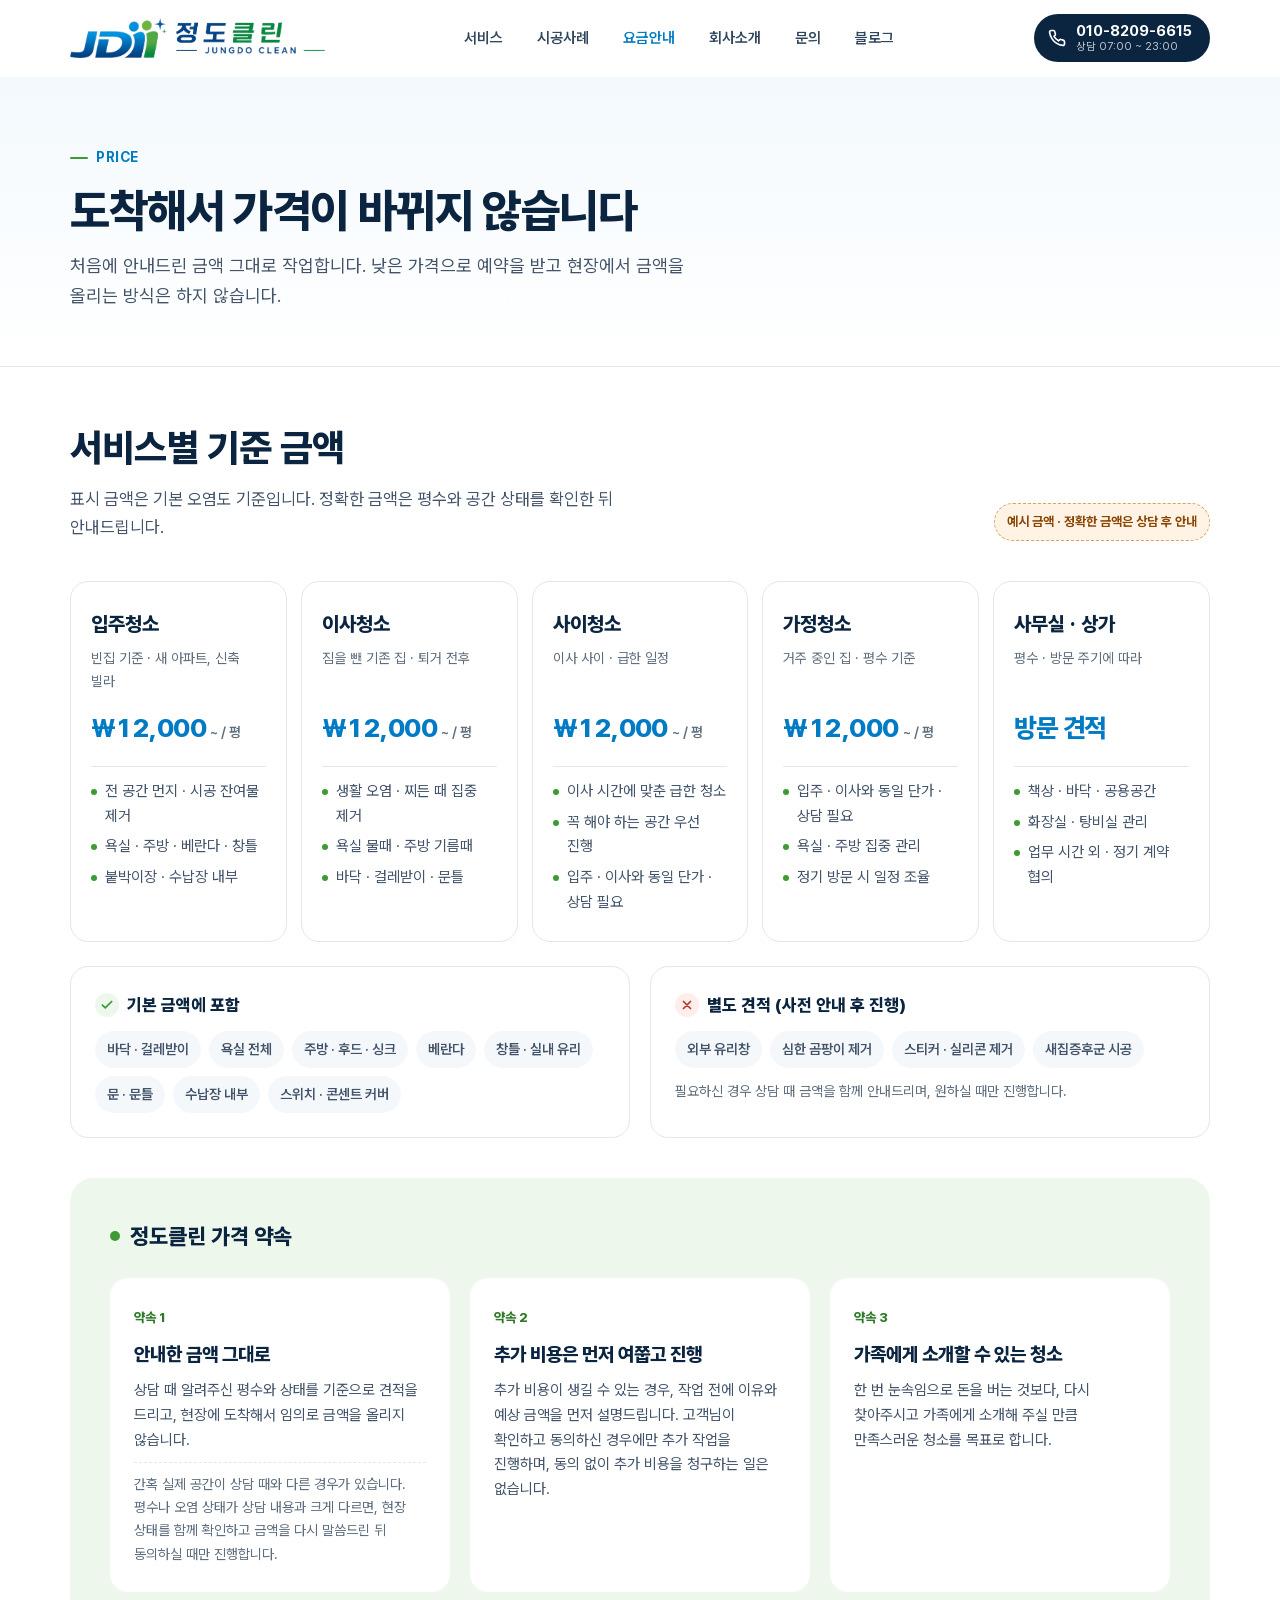
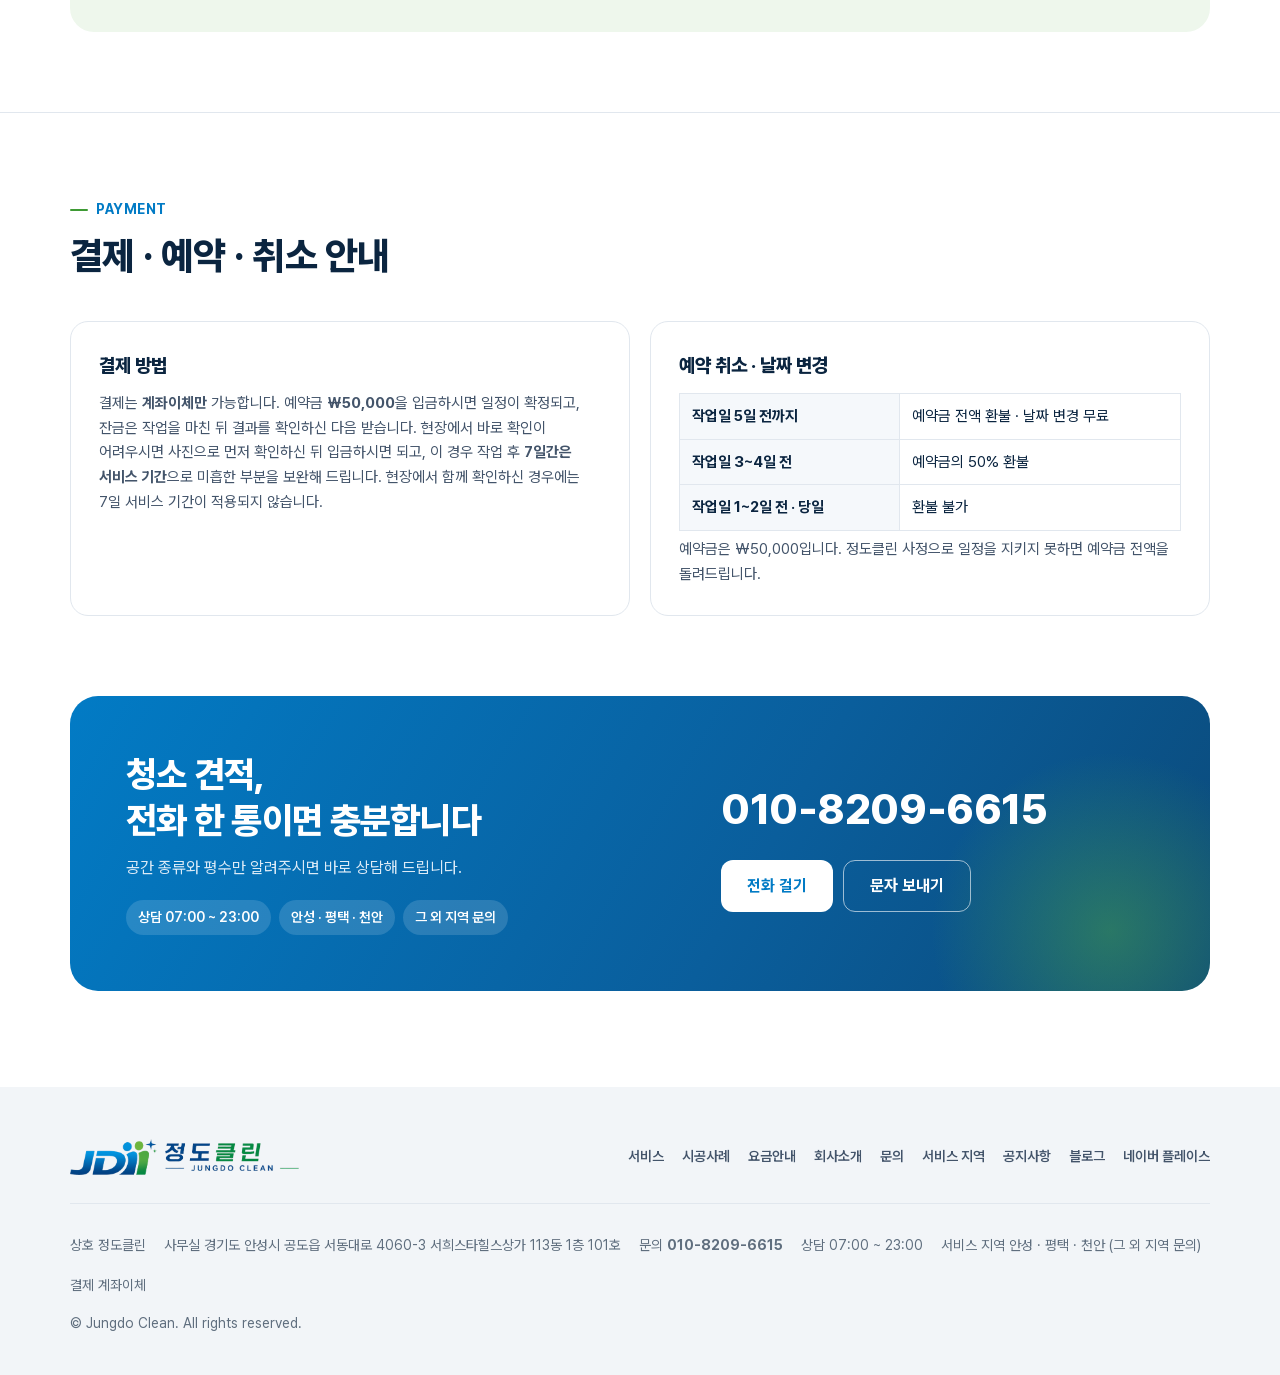
<file: price.html>
<!DOCTYPE html>
<html lang="ko">
<head>
<meta charset="UTF-8">
<meta name="viewport" content="width=device-width, initial-scale=1.0">
<title>요금안내 | 정도클린 입주청소 · 이사청소 가격과 약속</title>
<meta name="description" content="정도클린 요금안내 — 서비스별 기준 금액, 포함·별도 항목, 추가 비용 사전 동의 약속, 결제·취소 규정.">
<link rel="canonical" href="https://www.jungdohr.co.kr/price.html">
<meta property="og:type" content="website">
<meta property="og:site_name" content="정도클린">
<meta property="og:title" content="요금안내 | 정도클린 입주청소 · 이사청소 가격과 약속">
<meta property="og:description" content="정도클린 요금안내 — 서비스별 기준 금액, 포함·별도 항목, 추가 비용 사전 동의 약속, 결제·취소 규정.">
<meta property="og:url" content="https://www.jungdohr.co.kr/price.html">
<meta property="og:image" content="https://www.jungdohr.co.kr/assets/og-image.jpg">
<meta name="theme-color" content="#027BC5">
<link rel="icon" href="assets/favicon.png" type="image/png">
<link rel="apple-touch-icon" href="assets/apple-touch-icon.png">
<link rel="preload" href="assets/pretendard-subset.woff2" as="font" type="font/woff2" crossorigin>
<link rel="stylesheet" href="assets/site.css?v=261026b">
<script type="application/ld+json">
{"@context":"https://schema.org","@graph":[{"@type":"Service","name":"입주청소","description":"빈집 기준 · 새 아파트, 신축 빌라. 전 공간 먼지 · 시공 잔여물 제거 (최저 기준 금액, 상담 후 확정)","provider":{"@type":"HouseCleaningService","name":"정도클린","telephone":"+82-10-8209-6615"},"areaServed":["안성시","평택시","천안시"],"offers":{"@type":"Offer","priceCurrency":"KRW","availability":"https://schema.org/InStock","priceSpecification":{"@type":"UnitPriceSpecification","price":12000,"priceCurrency":"KRW","unitText":"평"}}},{"@type":"Service","name":"이사청소","description":"짐을 뺀 기존 집 · 퇴거 전후. 생활 오염 · 찌든 때 집중 제거 (최저 기준 금액, 상담 후 확정)","provider":{"@type":"HouseCleaningService","name":"정도클린","telephone":"+82-10-8209-6615"},"areaServed":["안성시","평택시","천안시"],"offers":{"@type":"Offer","priceCurrency":"KRW","availability":"https://schema.org/InStock","priceSpecification":{"@type":"UnitPriceSpecification","price":12000,"priceCurrency":"KRW","unitText":"평"}}},{"@type":"Service","name":"사이청소","description":"이사 나가고 들어오는 사이, 이사 시간에 맞춰 급하게 하는 청소. 입주·이사청소와 동일 단가, 상담 필요 (최저 기준 금액, 상담 후 확정)","provider":{"@type":"HouseCleaningService","name":"정도클린","telephone":"+82-10-8209-6615"},"areaServed":["안성시","평택시","천안시"],"offers":{"@type":"Offer","priceCurrency":"KRW","availability":"https://schema.org/InStock","priceSpecification":{"@type":"UnitPriceSpecification","price":12000,"priceCurrency":"KRW","unitText":"평"}}},{"@type":"Service","name":"가정청소","description":"거주 중인 집 · 평수 기준 (최저 기준 금액, 상담 후 확정)","provider":{"@type":"HouseCleaningService","name":"정도클린","telephone":"+82-10-8209-6615"},"areaServed":["안성시","평택시","천안시"],"offers":{"@type":"Offer","priceCurrency":"KRW","availability":"https://schema.org/InStock","priceSpecification":{"@type":"UnitPriceSpecification","price":12000,"priceCurrency":"KRW","unitText":"평"}}}]}
</script>
</head>
<body>
<header class="hd" id="hd">
  <div class="wrap">
    <a class="logo" href="index.html" aria-label="정도클린 홈"><img src="assets/logo-h.png" alt="정도클린 JUNGDO CLEAN" width="713" height="112"></a>
    <nav class="nav" aria-label="주요 메뉴"><a href="service.html">서비스</a><a href="portfolio.html">시공사례</a><a href="price.html" class="on" aria-current="page">요금안내</a><a href="about.html">회사소개</a><a href="contact.html">문의</a><a href="https://blog.naver.com/jungdoclean" target="_blank" rel="noopener">블로그</a></nav>
    <a class="hd-call tel" href="tel:010-8209-6615"><svg viewBox="0 0 24 24" fill="none" stroke="currentColor" stroke-width="2.2" stroke-linecap="round" stroke-linejoin="round" aria-hidden="true"><path d="M22 16.9v3a2 2 0 0 1-2.2 2 19.8 19.8 0 0 1-8.6-3.1 19.5 19.5 0 0 1-6-6A19.8 19.8 0 0 1 2.1 4.2 2 2 0 0 1 4.1 2h3a2 2 0 0 1 2 1.7c.1.9.4 1.8.7 2.7a2 2 0 0 1-.5 2.1L8 9.8a16 16 0 0 0 6 6l1.3-1.3a2 2 0 0 1 2.1-.4c.9.3 1.8.6 2.7.7a2 2 0 0 1 1.7 2z"/></svg><span><b>010-8209-6615</b><small>상담 07:00 ~ 23:00</small></span></a>
    <button class="menu-btn" id="menuBtn" aria-label="메뉴 열기" aria-expanded="false" aria-controls="mnav">
      <svg width="24" height="24" viewBox="0 0 24 24" fill="none" stroke="currentColor" stroke-width="2" stroke-linecap="round" aria-hidden="true"><path d="M4 7h16M4 12h16M4 17h16"/></svg>
    </button>
  </div>
  <nav class="mnav" id="mnav" aria-label="모바일 메뉴"><a href="service.html">서비스</a><a href="portfolio.html">시공사례</a><a href="price.html" class="on" aria-current="page">요금안내</a><a href="about.html">회사소개</a><a href="contact.html">문의</a><a href="location.html">서비스 지역</a><a href="notice.html">공지사항</a><a href="https://blog.naver.com/jungdoclean" target="_blank" rel="noopener">블로그</a></nav>
</header>
<main><section class="phero"><div class="wrap"><span class="eyebrow">PRICE</span><h1>도착해서 가격이 바뀌지 않습니다</h1><p class="lead">처음에 안내드린 금액 그대로 작업합니다. 낮은 가격으로 예약을 받고 현장에서 금액을 올리는 방식은 하지 않습니다.</p></div></section>
<!-- PRICE -->
<section class="price sec" id="price" style="padding-top:56px">
  <div class="wrap">
    <div class="pr-head">
      <div>
        <h2 class="title" style="margin-top:0">서비스별 기준 금액</h2>
        <p class="lead">표시 금액은 기본 오염도 기준입니다. 정확한 금액은 평수와 공간 상태를 확인한 뒤 안내드립니다.</p>
      </div>
      <span class="sample-badge">예시 금액 · 정확한 금액은 상담 후 안내</span>
    </div>

    <div class="pr-grid">
      <div class="pr">
        <h3>입주청소</h3>
        <p class="desc">빈집 기준 · 새 아파트, 신축 빌라</p>
        <p class="amt"><b>₩12,000</b><span>~ / 평</span></p>
        <ul><li>전 공간 먼지 · 시공 잔여물 제거</li><li>욕실 · 주방 · 베란다 · 창틀</li><li>붙박이장 · 수납장 내부</li></ul>
      </div>
      <div class="pr">
        <h3>이사청소</h3>
        <p class="desc">짐을 뺀 기존 집 · 퇴거 전후</p>
        <p class="amt"><b>₩12,000</b><span>~ / 평</span></p>
        <ul><li>생활 오염 · 찌든 때 집중 제거</li><li>욕실 물때 · 주방 기름때</li><li>바닥 · 걸레받이 · 문틀</li></ul>
      </div>
      <div class="pr">
        <h3>사이청소</h3>
        <p class="desc">이사 사이 · 급한 일정</p>
        <p class="amt"><b>₩12,000</b><span>~ / 평</span></p>
        <ul><li>이사 시간에 맞춘 급한 청소</li><li>꼭 해야 하는 공간 우선 진행</li><li>입주 · 이사와 동일 단가 · 상담 필요</li></ul>
      </div>
      <div class="pr">
        <h3>가정청소</h3>
        <p class="desc">거주 중인 집 · 평수 기준</p>
        <p class="amt"><b>₩12,000</b><span>~ / 평</span></p>
        <ul><li>입주 · 이사와 동일 단가 · 상담 필요</li><li>욕실 · 주방 집중 관리</li><li>정기 방문 시 일정 조율</li></ul>
      </div>
      <div class="pr">
        <h3>사무실 · 상가</h3>
        <p class="desc">평수 · 방문 주기에 따라</p>
        <p class="amt"><b>방문 견적</b><span></span></p>
        <ul><li>책상 · 바닥 · 공용공간</li><li>화장실 · 탕비실 관리</li><li>업무 시간 외 · 정기 계약 협의</li></ul>
      </div>
    </div>
    <p class="swipe-hint">← 옆으로 넘겨서 더 보기</p>

    <div class="inc">
      <div class="box yes">
        <h4><span class="mk"><svg viewBox="0 0 24 24" fill="none" stroke="currentColor" stroke-width="3" stroke-linecap="round" stroke-linejoin="round" aria-hidden="true"><path d="M20 6 9 17l-5-5"/></svg></span>기본 금액에 포함</h4>
        <ul><li>바닥 · 걸레받이</li><li>욕실 전체</li><li>주방 · 후드 · 싱크</li><li>베란다</li><li>창틀 · 실내 유리</li><li>문 · 문틀</li><li>수납장 내부</li><li>스위치 · 콘센트 커버</li></ul>
      </div>
      <div class="box no">
        <h4><span class="mk"><svg viewBox="0 0 24 24" fill="none" stroke="currentColor" stroke-width="3" stroke-linecap="round" aria-hidden="true"><path d="M18 6 6 18M6 6l12 12"/></svg></span>별도 견적 (사전 안내 후 진행)</h4>
        <ul><li>외부 유리창</li><li>심한 곰팡이 제거</li><li>스티커 · 실리콘 제거</li><li>새집증후군 시공</li></ul>
        <p class="note">필요하신 경우 상담 때 금액을 함께 안내드리며, 원하실 때만 진행합니다.</p>
      </div>
    </div>

    <div class="promise">
      <h3 class="pm-title">정도클린 가격 약속</h3>
      <div class="pm-grid">
        <div class="pm-it">
          <span class="pm-n">약속 1</span>
          <h4>안내한 금액 그대로</h4>
          <p>상담 때 알려주신 평수와 상태를 기준으로 견적을 드리고, 현장에 도착해서 임의로 금액을 올리지 않습니다.</p>
          <p class="pm-ex">간혹 실제 공간이 상담 때와 다른 경우가 있습니다. 평수나 오염 상태가 상담 내용과 크게 다르면, 현장 상태를 함께 확인하고 금액을 다시 말씀드린 뒤 동의하실 때만 진행합니다.</p>
        </div>
        <div class="pm-it">
          <span class="pm-n">약속 2</span>
          <h4>추가 비용은 먼저 여쭙고 진행</h4>
          <p>추가 비용이 생길 수 있는 경우, 작업 전에 이유와 예상 금액을 먼저 설명드립니다. 고객님이 확인하고 동의하신 경우에만 추가 작업을 진행하며, 동의 없이 추가 비용을 청구하는 일은 없습니다.</p>
        </div>
        <div class="pm-it">
          <span class="pm-n">약속 3</span>
          <h4>가족에게 소개할 수 있는 청소</h4>
          <p>한 번 눈속임으로 돈을 버는 것보다, 다시 찾아주시고 가족에게 소개해 주실 만큼 만족스러운 청소를 목표로 합니다.</p>
        </div>
      </div>
    </div>
  </div>
</section>

<section class="sec" id="pay"><div class="wrap"><span class="eyebrow">PAYMENT</span><h2 class="title">결제 · 예약 · 취소 안내</h2>
<div class="pay">
  <div class="box"><h3>결제 방법</h3><p>결제는 <b>계좌이체만</b> 가능합니다. 예약금 <b>₩50,000</b>을 입금하시면 일정이 확정되고, 잔금은 작업을 마친 뒤 결과를 확인하신 다음 받습니다. 현장에서 바로 확인이 어려우시면 사진으로 먼저 확인하신 뒤 입금하시면 되고, 이 경우 작업 후 <b>7일간은 서비스 기간</b>으로 미흡한 부분을 보완해 드립니다. 현장에서 함께 확인하신 경우에는 7일 서비스 기간이 적용되지 않습니다.</p></div>
  <div class="box"><h3>예약 취소 · 날짜 변경</h3>
    <table class="rule"><tr><th>작업일 5일 전까지</th><td>예약금 전액 환불 · 날짜 변경 무료</td></tr><tr><th>작업일 3~4일 전</th><td>예약금의 50% 환불</td></tr><tr><th>작업일 1~2일 전 · 당일</th><td>환불 불가</td></tr></table>
    <p class="small">예약금은 ₩50,000입니다. 정도클린 사정으로 일정을 지키지 못하면 예약금 전액을 돌려드립니다.</p></div>
</div></div></section>
</main>
<section class="cta">
  <div class="wrap">
    <div class="cta-box">
      <div>
        <h2>청소 견적,<br>전화 한 통이면 충분합니다</h2>
        <p>공간 종류와 평수만 알려주시면 바로 상담해 드립니다.</p>
        <div class="cta-meta"><span>상담 07:00 ~ 23:00</span><span>안성 · 평택 · 천안</span><span>그 외 지역 문의</span></div>
      </div>
      <div>
        <a class="num tel" href="tel:010-8209-6615">010-8209-6615</a>
        <div class="acts">
          <a class="btn btn-w tel" href="tel:010-8209-6615">전화 걸기</a>
          <a class="btn btn-o sms" href="sms:010-8209-6615">문자 보내기</a>
        </div>
      </div>
    </div>
  </div>
</section>
<footer class="ft">
  <div class="wrap">
    <div class="top">
      <img src="assets/logo-h.png" alt="정도클린" width="713" height="112" loading="lazy">
      <nav aria-label="하단 메뉴">
        <a href="service.html">서비스</a><a href="portfolio.html">시공사례</a><a href="price.html">요금안내</a><a href="about.html">회사소개</a><a href="contact.html">문의</a><a href="location.html">서비스 지역</a><a href="notice.html">공지사항</a><a href="https://blog.naver.com/jungdoclean" target="_blank" rel="noopener">블로그</a><a href="https://map.naver.com/p/entry/place/2038582766" target="_blank" rel="noopener">네이버 플레이스</a>
      </nav>
    </div>
    <div class="info">
      <span>상호 정도클린</span>
      <span>사무실 경기도 안성시 공도읍 서동대로 4060-3 서희스타힐스상가 113동 1층 101호</span>
      <span>문의 <a class="tel" href="tel:010-8209-6615"><b>010-8209-6615</b></a></span>
      <span>상담 07:00 ~ 23:00</span>
      <span>서비스 지역 안성 · 평택 · 천안 (그 외 지역 문의)</span>
      <span>결제 계좌이체</span>
    </div>
    <p class="copy">© Jungdo Clean. All rights reserved.</p>
  </div>
</footer>
<div class="mbar">
  <a class="btn btn-ghost sms" href="sms:010-8209-6615">문자 문의</a>
  <a class="btn btn-primary tel" href="tel:010-8209-6615">전화 상담하기</a>
</div>
<div class="toast" id="toast" role="status" aria-live="polite"></div>
<script src="assets/site.js" defer></script>
</body>
</html>
</file>
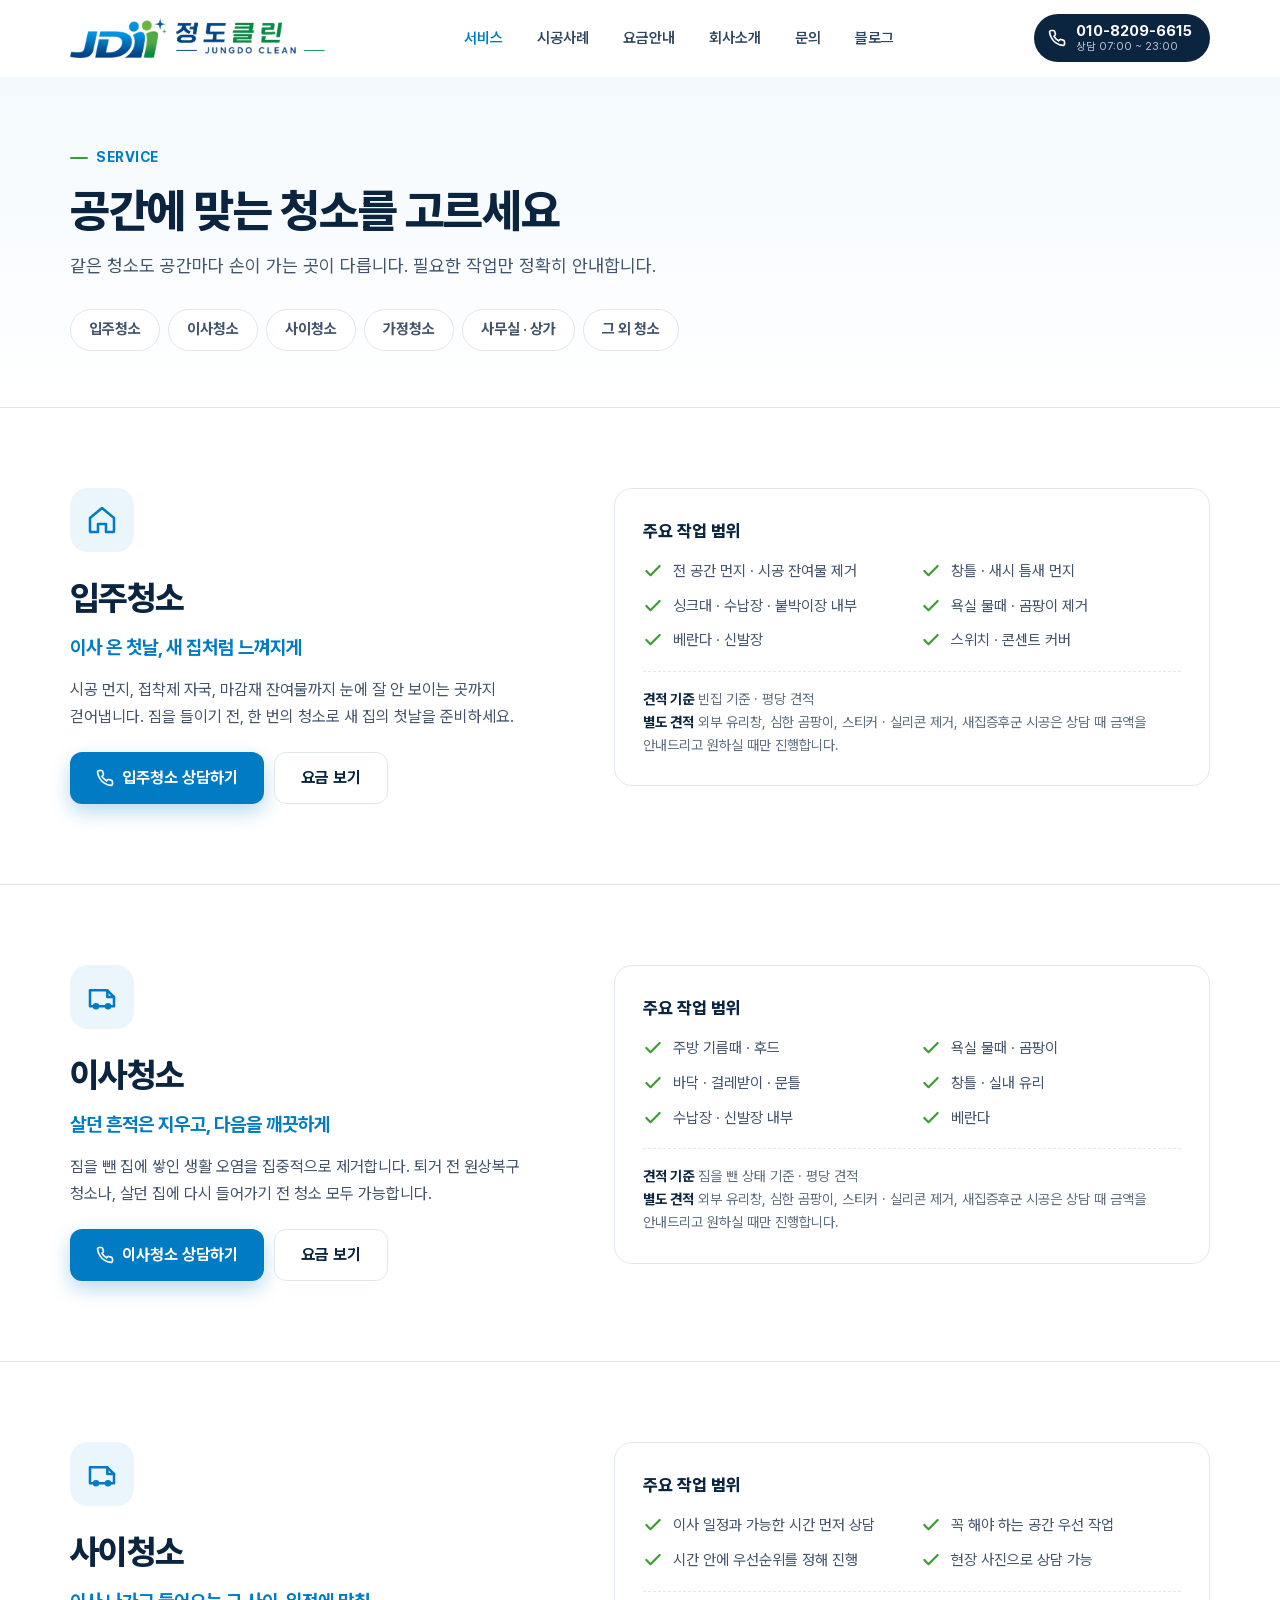
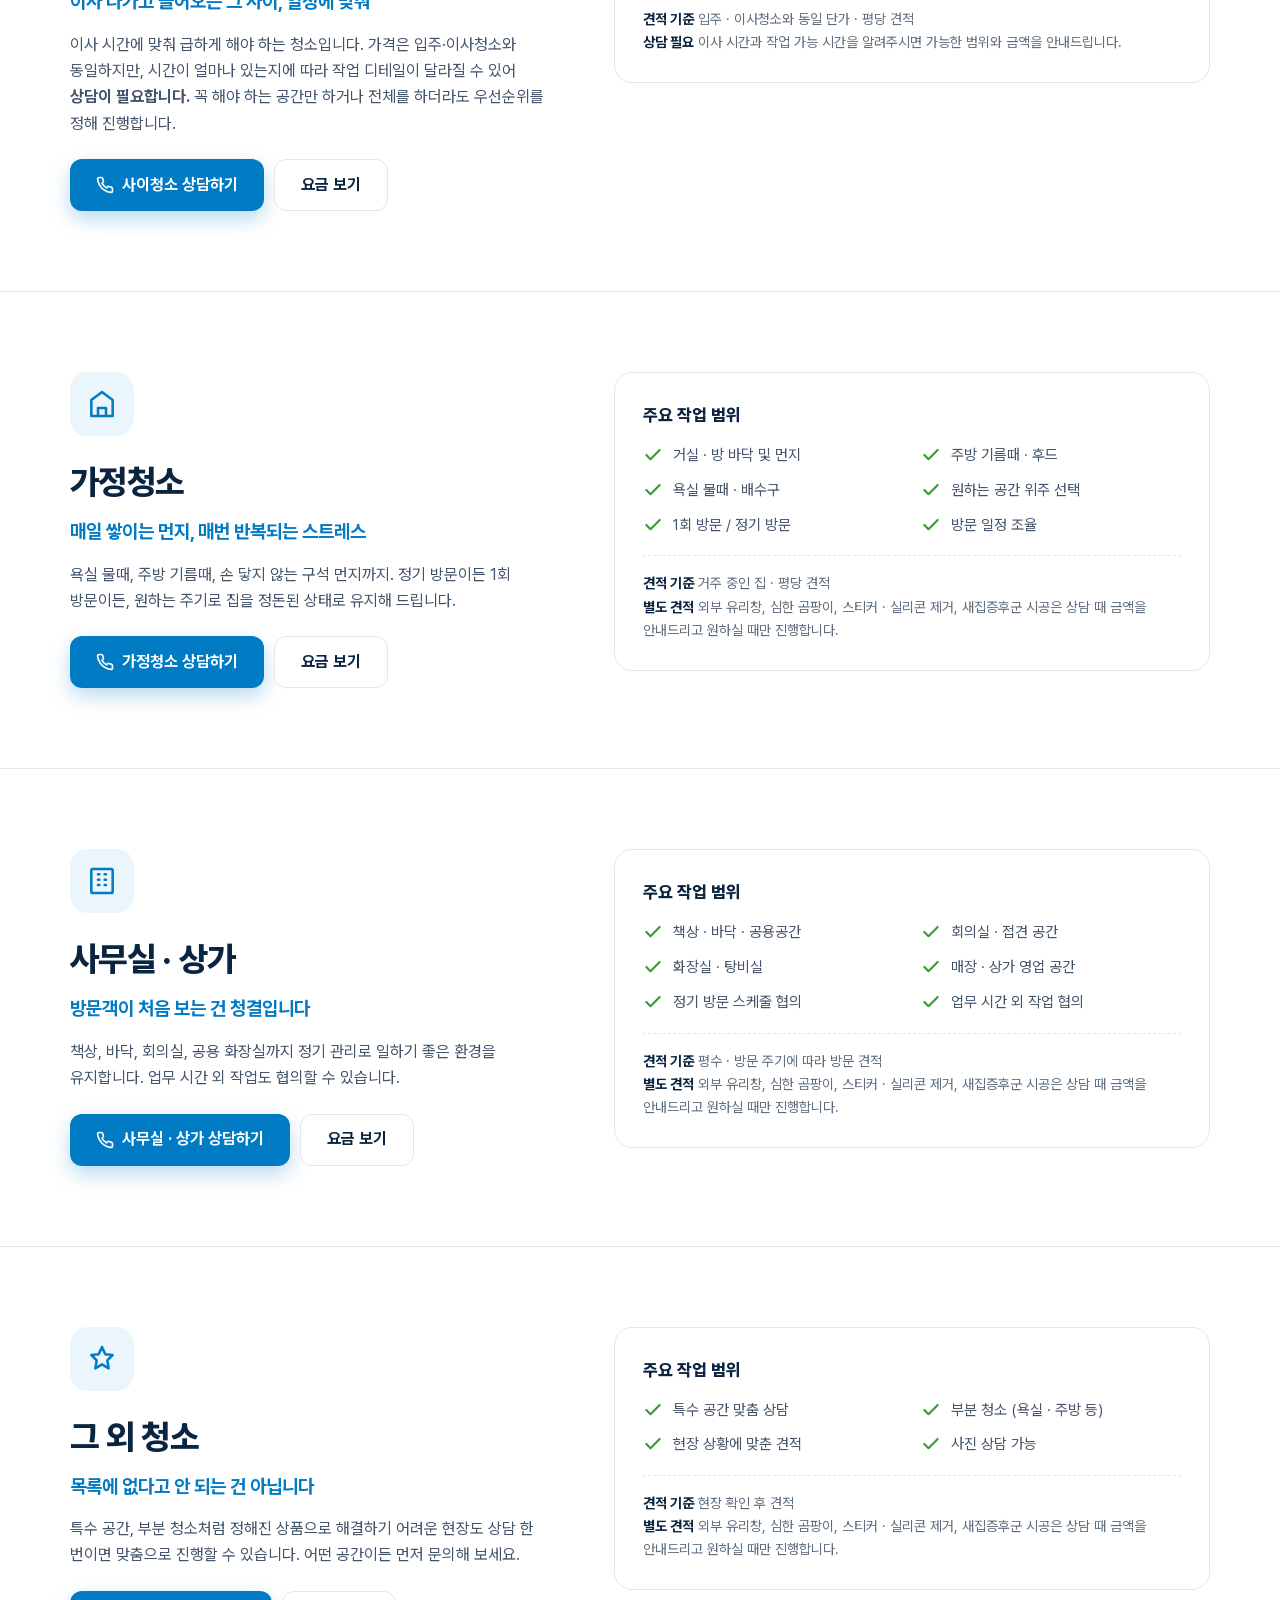
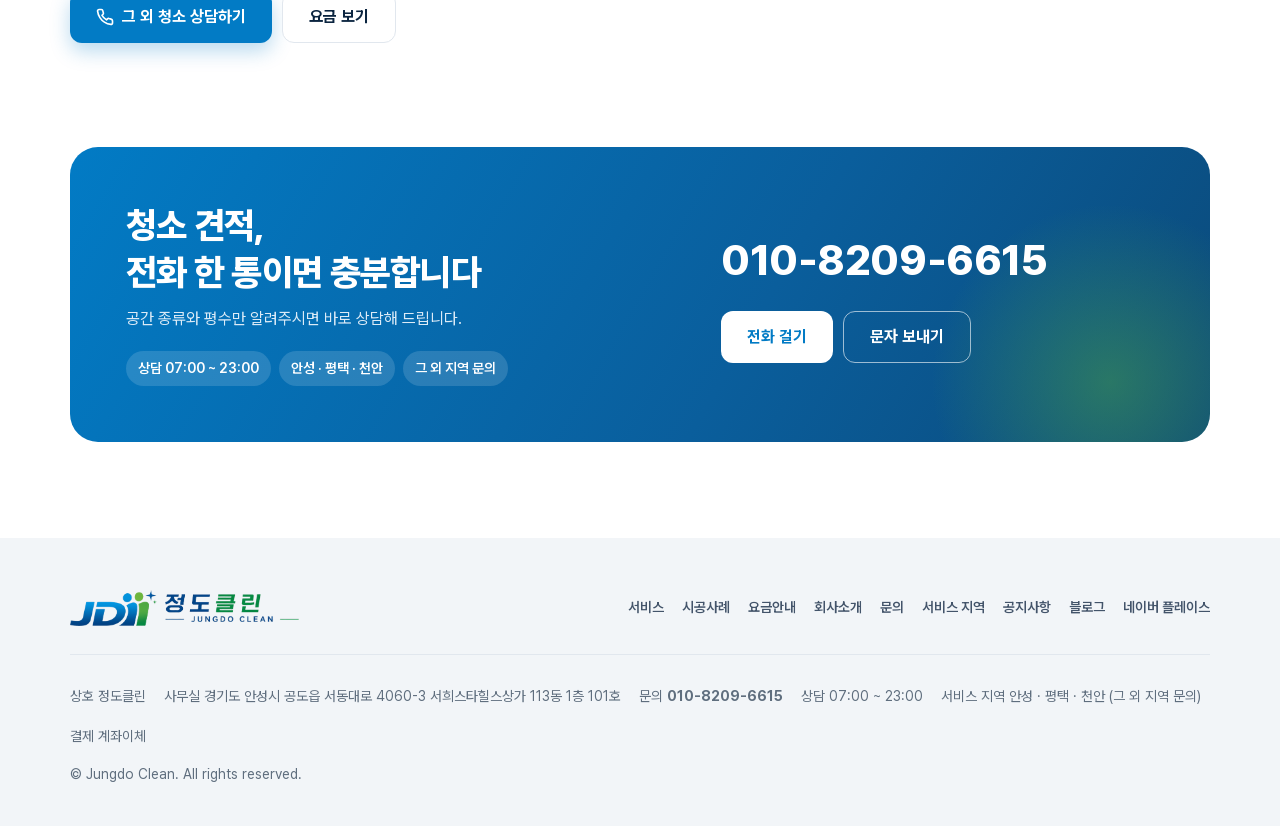
<file: service.html>
<!DOCTYPE html>
<html lang="ko">
<head>
<meta charset="UTF-8">
<meta name="viewport" content="width=device-width, initial-scale=1.0">
<title>서비스 | 정도클린 입주청소 · 이사청소 · 가정청소 · 사무실청소</title>
<meta name="description" content="정도클린 서비스 — 입주청소, 이사청소, 가정청소, 사무실·상가 청소. 작업 범위와 견적 기준을 확인하세요.">
<link rel="canonical" href="https://www.jungdohr.co.kr/service.html">
<meta property="og:type" content="website">
<meta property="og:site_name" content="정도클린">
<meta property="og:title" content="서비스 | 정도클린 입주청소 · 이사청소 · 가정청소 · 사무실청소">
<meta property="og:description" content="정도클린 서비스 — 입주청소, 이사청소, 가정청소, 사무실·상가 청소. 작업 범위와 견적 기준을 확인하세요.">
<meta property="og:url" content="https://www.jungdohr.co.kr/service.html">
<meta property="og:image" content="https://www.jungdohr.co.kr/assets/og-image.jpg">
<meta name="theme-color" content="#027BC5">
<link rel="icon" href="assets/favicon.png" type="image/png">
<link rel="apple-touch-icon" href="assets/apple-touch-icon.png">
<link rel="preload" href="assets/pretendard-subset.woff2" as="font" type="font/woff2" crossorigin>
<link rel="stylesheet" href="assets/site.css?v=261026b">
</head>
<body>
<header class="hd" id="hd">
  <div class="wrap">
    <a class="logo" href="index.html" aria-label="정도클린 홈"><img src="assets/logo-h.png" alt="정도클린 JUNGDO CLEAN" width="713" height="112"></a>
    <nav class="nav" aria-label="주요 메뉴"><a href="service.html" class="on" aria-current="page">서비스</a><a href="portfolio.html">시공사례</a><a href="price.html">요금안내</a><a href="about.html">회사소개</a><a href="contact.html">문의</a><a href="https://blog.naver.com/jungdoclean" target="_blank" rel="noopener">블로그</a></nav>
    <a class="hd-call tel" href="tel:010-8209-6615"><svg viewBox="0 0 24 24" fill="none" stroke="currentColor" stroke-width="2.2" stroke-linecap="round" stroke-linejoin="round" aria-hidden="true"><path d="M22 16.9v3a2 2 0 0 1-2.2 2 19.8 19.8 0 0 1-8.6-3.1 19.5 19.5 0 0 1-6-6A19.8 19.8 0 0 1 2.1 4.2 2 2 0 0 1 4.1 2h3a2 2 0 0 1 2 1.7c.1.9.4 1.8.7 2.7a2 2 0 0 1-.5 2.1L8 9.8a16 16 0 0 0 6 6l1.3-1.3a2 2 0 0 1 2.1-.4c.9.3 1.8.6 2.7.7a2 2 0 0 1 1.7 2z"/></svg><span><b>010-8209-6615</b><small>상담 07:00 ~ 23:00</small></span></a>
    <button class="menu-btn" id="menuBtn" aria-label="메뉴 열기" aria-expanded="false" aria-controls="mnav">
      <svg width="24" height="24" viewBox="0 0 24 24" fill="none" stroke="currentColor" stroke-width="2" stroke-linecap="round" aria-hidden="true"><path d="M4 7h16M4 12h16M4 17h16"/></svg>
    </button>
  </div>
  <nav class="mnav" id="mnav" aria-label="모바일 메뉴"><a href="service.html" class="on" aria-current="page">서비스</a><a href="portfolio.html">시공사례</a><a href="price.html">요금안내</a><a href="about.html">회사소개</a><a href="contact.html">문의</a><a href="location.html">서비스 지역</a><a href="notice.html">공지사항</a><a href="https://blog.naver.com/jungdoclean" target="_blank" rel="noopener">블로그</a></nav>
</header>
<main><section class="phero"><div class="wrap"><span class="eyebrow">SERVICE</span><h1>공간에 맞는 청소를 고르세요</h1><p class="lead">같은 청소도 공간마다 손이 가는 곳이 다릅니다. 필요한 작업만 정확히 안내합니다.</p><div class="anchors" aria-label="서비스 바로가기"><a href="#move-in">입주청소</a><a href="#move-out">이사청소</a><a href="#between">사이청소</a><a href="#home">가정청소</a><a href="#office">사무실 · 상가</a><a href="#etc">그 외 청소</a></div></div></section>
<section class="sec" id="move-in"><div class="wrap svd">
  <div><div class="ic"><svg viewBox="0 0 24 24" fill="none" stroke="currentColor" stroke-width="1.9" stroke-linecap="round" stroke-linejoin="round" aria-hidden="true"><path d="M3 10.5 12 3l9 7.5V20a1 1 0 0 1-1 1h-5v-6h-6v6H4a1 1 0 0 1-1-1z"/></svg></div><h2>입주청소</h2><p class="tagline">이사 온 첫날, 새 집처럼 느껴지게</p><p class="txt">시공 먼지, 접착제 자국, 마감재 잔여물까지 눈에 잘 안 보이는 곳까지 걷어냅니다. 짐을 들이기 전, 한 번의 청소로 새 집의 첫날을 준비하세요.</p>
  <div class="go"><a class="btn btn-primary tel" href="tel:010-8209-6615"><svg viewBox="0 0 24 24" fill="none" stroke="currentColor" stroke-width="2.2" stroke-linecap="round" stroke-linejoin="round" aria-hidden="true"><path d="M22 16.9v3a2 2 0 0 1-2.2 2 19.8 19.8 0 0 1-8.6-3.1 19.5 19.5 0 0 1-6-6A19.8 19.8 0 0 1 2.1 4.2 2 2 0 0 1 4.1 2h3a2 2 0 0 1 2 1.7c.1.9.4 1.8.7 2.7a2 2 0 0 1-.5 2.1L8 9.8a16 16 0 0 0 6 6l1.3-1.3a2 2 0 0 1 2.1-.4c.9.3 1.8.6 2.7.7a2 2 0 0 1 1.7 2z"/></svg>입주청소 상담하기</a><a class="btn btn-ghost" href="price.html">요금 보기</a></div></div>
  <div class="card"><h3>주요 작업 범위</h3><ul class="chk"><li><svg viewBox="0 0 24 24" fill="none" stroke="currentColor" stroke-width="2.6" stroke-linecap="round" stroke-linejoin="round" aria-hidden="true"><path d="M20 6 9 17l-5-5"/></svg>전 공간 먼지 · 시공 잔여물 제거</li><li><svg viewBox="0 0 24 24" fill="none" stroke="currentColor" stroke-width="2.6" stroke-linecap="round" stroke-linejoin="round" aria-hidden="true"><path d="M20 6 9 17l-5-5"/></svg>창틀 · 새시 틈새 먼지</li><li><svg viewBox="0 0 24 24" fill="none" stroke="currentColor" stroke-width="2.6" stroke-linecap="round" stroke-linejoin="round" aria-hidden="true"><path d="M20 6 9 17l-5-5"/></svg>싱크대 · 수납장 · 붙박이장 내부</li><li><svg viewBox="0 0 24 24" fill="none" stroke="currentColor" stroke-width="2.6" stroke-linecap="round" stroke-linejoin="round" aria-hidden="true"><path d="M20 6 9 17l-5-5"/></svg>욕실 물때 · 곰팡이 제거</li><li><svg viewBox="0 0 24 24" fill="none" stroke="currentColor" stroke-width="2.6" stroke-linecap="round" stroke-linejoin="round" aria-hidden="true"><path d="M20 6 9 17l-5-5"/></svg>베란다 · 신발장</li><li><svg viewBox="0 0 24 24" fill="none" stroke="currentColor" stroke-width="2.6" stroke-linecap="round" stroke-linejoin="round" aria-hidden="true"><path d="M20 6 9 17l-5-5"/></svg>스위치 · 콘센트 커버</li></ul>
  <p class="ex"><b>견적 기준</b> 빈집 기준 · 평당 견적<br><b>별도 견적</b> 외부 유리창, 심한 곰팡이, 스티커 · 실리콘 제거, 새집증후군 시공은 상담 때 금액을 안내드리고 원하실 때만 진행합니다.</p></div>
</div></section>
<section class="sec" id="move-out"><div class="wrap svd">
  <div><div class="ic"><svg viewBox="0 0 24 24" fill="none" stroke="currentColor" stroke-width="1.9" stroke-linecap="round" stroke-linejoin="round" aria-hidden="true"><path d="M3 7h13l5 5v7H3z"/><path d="M16 7v5h5"/><circle cx="7.5" cy="19" r="1.5"/><circle cx="16.5" cy="19" r="1.5"/></svg></div><h2>이사청소</h2><p class="tagline">살던 흔적은 지우고, 다음을 깨끗하게</p><p class="txt">짐을 뺀 집에 쌓인 생활 오염을 집중적으로 제거합니다. 퇴거 전 원상복구 청소나, 살던 집에 다시 들어가기 전 청소 모두 가능합니다.</p>
  <div class="go"><a class="btn btn-primary tel" href="tel:010-8209-6615"><svg viewBox="0 0 24 24" fill="none" stroke="currentColor" stroke-width="2.2" stroke-linecap="round" stroke-linejoin="round" aria-hidden="true"><path d="M22 16.9v3a2 2 0 0 1-2.2 2 19.8 19.8 0 0 1-8.6-3.1 19.5 19.5 0 0 1-6-6A19.8 19.8 0 0 1 2.1 4.2 2 2 0 0 1 4.1 2h3a2 2 0 0 1 2 1.7c.1.9.4 1.8.7 2.7a2 2 0 0 1-.5 2.1L8 9.8a16 16 0 0 0 6 6l1.3-1.3a2 2 0 0 1 2.1-.4c.9.3 1.8.6 2.7.7a2 2 0 0 1 1.7 2z"/></svg>이사청소 상담하기</a><a class="btn btn-ghost" href="price.html">요금 보기</a></div></div>
  <div class="card"><h3>주요 작업 범위</h3><ul class="chk"><li><svg viewBox="0 0 24 24" fill="none" stroke="currentColor" stroke-width="2.6" stroke-linecap="round" stroke-linejoin="round" aria-hidden="true"><path d="M20 6 9 17l-5-5"/></svg>주방 기름때 · 후드</li><li><svg viewBox="0 0 24 24" fill="none" stroke="currentColor" stroke-width="2.6" stroke-linecap="round" stroke-linejoin="round" aria-hidden="true"><path d="M20 6 9 17l-5-5"/></svg>욕실 물때 · 곰팡이</li><li><svg viewBox="0 0 24 24" fill="none" stroke="currentColor" stroke-width="2.6" stroke-linecap="round" stroke-linejoin="round" aria-hidden="true"><path d="M20 6 9 17l-5-5"/></svg>바닥 · 걸레받이 · 문틀</li><li><svg viewBox="0 0 24 24" fill="none" stroke="currentColor" stroke-width="2.6" stroke-linecap="round" stroke-linejoin="round" aria-hidden="true"><path d="M20 6 9 17l-5-5"/></svg>창틀 · 실내 유리</li><li><svg viewBox="0 0 24 24" fill="none" stroke="currentColor" stroke-width="2.6" stroke-linecap="round" stroke-linejoin="round" aria-hidden="true"><path d="M20 6 9 17l-5-5"/></svg>수납장 · 신발장 내부</li><li><svg viewBox="0 0 24 24" fill="none" stroke="currentColor" stroke-width="2.6" stroke-linecap="round" stroke-linejoin="round" aria-hidden="true"><path d="M20 6 9 17l-5-5"/></svg>베란다</li></ul>
  <p class="ex"><b>견적 기준</b> 짐을 뺀 상태 기준 · 평당 견적<br><b>별도 견적</b> 외부 유리창, 심한 곰팡이, 스티커 · 실리콘 제거, 새집증후군 시공은 상담 때 금액을 안내드리고 원하실 때만 진행합니다.</p></div>
</div></section>
<section class="sec" id="between"><div class="wrap svd">
  <div><div class="ic"><svg viewBox="0 0 24 24" fill="none" stroke="currentColor" stroke-width="1.9" stroke-linecap="round" stroke-linejoin="round" aria-hidden="true"><path d="M3 7h13l5 5v7H3z"/><path d="M16 7v5h5"/><circle cx="7.5" cy="19" r="1.5"/><circle cx="16.5" cy="19" r="1.5"/></svg></div><h2>사이청소</h2><p class="tagline">이사 나가고 들어오는 그 사이, 일정에 맞춰</p><p class="txt">이사 시간에 맞춰 급하게 해야 하는 청소입니다. 가격은 입주·이사청소와 동일하지만, 시간이 얼마나 있는지에 따라 작업 디테일이 달라질 수 있어 <b>상담이 필요합니다.</b> 꼭 해야 하는 공간만 하거나 전체를 하더라도 우선순위를 정해 진행합니다.</p>
  <div class="go"><a class="btn btn-primary tel" href="tel:010-8209-6615"><svg viewBox="0 0 24 24" fill="none" stroke="currentColor" stroke-width="2.2" stroke-linecap="round" stroke-linejoin="round" aria-hidden="true"><path d="M22 16.9v3a2 2 0 0 1-2.2 2 19.8 19.8 0 0 1-8.6-3.1 19.5 19.5 0 0 1-6-6A19.8 19.8 0 0 1 2.1 4.2 2 2 0 0 1 4.1 2h3a2 2 0 0 1 2 1.7c.1.9.4 1.8.7 2.7a2 2 0 0 1-.5 2.1L8 9.8a16 16 0 0 0 6 6l1.3-1.3a2 2 0 0 1 2.1-.4c.9.3 1.8.6 2.7.7a2 2 0 0 1 1.7 2z"/></svg>사이청소 상담하기</a><a class="btn btn-ghost" href="price.html">요금 보기</a></div></div>
  <div class="card"><h3>주요 작업 범위</h3><ul class="chk"><li><svg viewBox="0 0 24 24" fill="none" stroke="currentColor" stroke-width="2.6" stroke-linecap="round" stroke-linejoin="round" aria-hidden="true"><path d="M20 6 9 17l-5-5"/></svg>이사 일정과 가능한 시간 먼저 상담</li><li><svg viewBox="0 0 24 24" fill="none" stroke="currentColor" stroke-width="2.6" stroke-linecap="round" stroke-linejoin="round" aria-hidden="true"><path d="M20 6 9 17l-5-5"/></svg>꼭 해야 하는 공간 우선 작업</li><li><svg viewBox="0 0 24 24" fill="none" stroke="currentColor" stroke-width="2.6" stroke-linecap="round" stroke-linejoin="round" aria-hidden="true"><path d="M20 6 9 17l-5-5"/></svg>시간 안에 우선순위를 정해 진행</li><li><svg viewBox="0 0 24 24" fill="none" stroke="currentColor" stroke-width="2.6" stroke-linecap="round" stroke-linejoin="round" aria-hidden="true"><path d="M20 6 9 17l-5-5"/></svg>현장 사진으로 상담 가능</li></ul>
  <p class="ex"><b>견적 기준</b> 입주 · 이사청소와 동일 단가 · 평당 견적<br><b>상담 필요</b> 이사 시간과 작업 가능 시간을 알려주시면 가능한 범위와 금액을 안내드립니다.</p></div>
</div></section>
<section class="sec" id="home"><div class="wrap svd">
  <div><div class="ic"><svg viewBox="0 0 24 24" fill="none" stroke="currentColor" stroke-width="1.9" stroke-linecap="round" stroke-linejoin="round" aria-hidden="true"><path d="M12 3 4 9v12h16V9z"/><path d="M9 21v-6h6v6"/></svg></div><h2>가정청소</h2><p class="tagline">매일 쌓이는 먼지, 매번 반복되는 스트레스</p><p class="txt">욕실 물때, 주방 기름때, 손 닿지 않는 구석 먼지까지. 정기 방문이든 1회 방문이든, 원하는 주기로 집을 정돈된 상태로 유지해 드립니다.</p>
  <div class="go"><a class="btn btn-primary tel" href="tel:010-8209-6615"><svg viewBox="0 0 24 24" fill="none" stroke="currentColor" stroke-width="2.2" stroke-linecap="round" stroke-linejoin="round" aria-hidden="true"><path d="M22 16.9v3a2 2 0 0 1-2.2 2 19.8 19.8 0 0 1-8.6-3.1 19.5 19.5 0 0 1-6-6A19.8 19.8 0 0 1 2.1 4.2 2 2 0 0 1 4.1 2h3a2 2 0 0 1 2 1.7c.1.9.4 1.8.7 2.7a2 2 0 0 1-.5 2.1L8 9.8a16 16 0 0 0 6 6l1.3-1.3a2 2 0 0 1 2.1-.4c.9.3 1.8.6 2.7.7a2 2 0 0 1 1.7 2z"/></svg>가정청소 상담하기</a><a class="btn btn-ghost" href="price.html">요금 보기</a></div></div>
  <div class="card"><h3>주요 작업 범위</h3><ul class="chk"><li><svg viewBox="0 0 24 24" fill="none" stroke="currentColor" stroke-width="2.6" stroke-linecap="round" stroke-linejoin="round" aria-hidden="true"><path d="M20 6 9 17l-5-5"/></svg>거실 · 방 바닥 및 먼지</li><li><svg viewBox="0 0 24 24" fill="none" stroke="currentColor" stroke-width="2.6" stroke-linecap="round" stroke-linejoin="round" aria-hidden="true"><path d="M20 6 9 17l-5-5"/></svg>주방 기름때 · 후드</li><li><svg viewBox="0 0 24 24" fill="none" stroke="currentColor" stroke-width="2.6" stroke-linecap="round" stroke-linejoin="round" aria-hidden="true"><path d="M20 6 9 17l-5-5"/></svg>욕실 물때 · 배수구</li><li><svg viewBox="0 0 24 24" fill="none" stroke="currentColor" stroke-width="2.6" stroke-linecap="round" stroke-linejoin="round" aria-hidden="true"><path d="M20 6 9 17l-5-5"/></svg>원하는 공간 위주 선택</li><li><svg viewBox="0 0 24 24" fill="none" stroke="currentColor" stroke-width="2.6" stroke-linecap="round" stroke-linejoin="round" aria-hidden="true"><path d="M20 6 9 17l-5-5"/></svg>1회 방문 / 정기 방문</li><li><svg viewBox="0 0 24 24" fill="none" stroke="currentColor" stroke-width="2.6" stroke-linecap="round" stroke-linejoin="round" aria-hidden="true"><path d="M20 6 9 17l-5-5"/></svg>방문 일정 조율</li></ul>
  <p class="ex"><b>견적 기준</b> 거주 중인 집 · 평당 견적<br><b>별도 견적</b> 외부 유리창, 심한 곰팡이, 스티커 · 실리콘 제거, 새집증후군 시공은 상담 때 금액을 안내드리고 원하실 때만 진행합니다.</p></div>
</div></section>
<section class="sec" id="office"><div class="wrap svd">
  <div><div class="ic"><svg viewBox="0 0 24 24" fill="none" stroke="currentColor" stroke-width="1.9" stroke-linecap="round" stroke-linejoin="round" aria-hidden="true"><rect x="4" y="3" width="16" height="18" rx="1"/><path d="M9 7h1M14 7h1M9 11h1M14 11h1M9 15h1M14 15h1"/></svg></div><h2>사무실 · 상가</h2><p class="tagline">방문객이 처음 보는 건 청결입니다</p><p class="txt">책상, 바닥, 회의실, 공용 화장실까지 정기 관리로 일하기 좋은 환경을 유지합니다. 업무 시간 외 작업도 협의할 수 있습니다.</p>
  <div class="go"><a class="btn btn-primary tel" href="tel:010-8209-6615"><svg viewBox="0 0 24 24" fill="none" stroke="currentColor" stroke-width="2.2" stroke-linecap="round" stroke-linejoin="round" aria-hidden="true"><path d="M22 16.9v3a2 2 0 0 1-2.2 2 19.8 19.8 0 0 1-8.6-3.1 19.5 19.5 0 0 1-6-6A19.8 19.8 0 0 1 2.1 4.2 2 2 0 0 1 4.1 2h3a2 2 0 0 1 2 1.7c.1.9.4 1.8.7 2.7a2 2 0 0 1-.5 2.1L8 9.8a16 16 0 0 0 6 6l1.3-1.3a2 2 0 0 1 2.1-.4c.9.3 1.8.6 2.7.7a2 2 0 0 1 1.7 2z"/></svg>사무실 · 상가 상담하기</a><a class="btn btn-ghost" href="price.html">요금 보기</a></div></div>
  <div class="card"><h3>주요 작업 범위</h3><ul class="chk"><li><svg viewBox="0 0 24 24" fill="none" stroke="currentColor" stroke-width="2.6" stroke-linecap="round" stroke-linejoin="round" aria-hidden="true"><path d="M20 6 9 17l-5-5"/></svg>책상 · 바닥 · 공용공간</li><li><svg viewBox="0 0 24 24" fill="none" stroke="currentColor" stroke-width="2.6" stroke-linecap="round" stroke-linejoin="round" aria-hidden="true"><path d="M20 6 9 17l-5-5"/></svg>회의실 · 접견 공간</li><li><svg viewBox="0 0 24 24" fill="none" stroke="currentColor" stroke-width="2.6" stroke-linecap="round" stroke-linejoin="round" aria-hidden="true"><path d="M20 6 9 17l-5-5"/></svg>화장실 · 탕비실</li><li><svg viewBox="0 0 24 24" fill="none" stroke="currentColor" stroke-width="2.6" stroke-linecap="round" stroke-linejoin="round" aria-hidden="true"><path d="M20 6 9 17l-5-5"/></svg>매장 · 상가 영업 공간</li><li><svg viewBox="0 0 24 24" fill="none" stroke="currentColor" stroke-width="2.6" stroke-linecap="round" stroke-linejoin="round" aria-hidden="true"><path d="M20 6 9 17l-5-5"/></svg>정기 방문 스케줄 협의</li><li><svg viewBox="0 0 24 24" fill="none" stroke="currentColor" stroke-width="2.6" stroke-linecap="round" stroke-linejoin="round" aria-hidden="true"><path d="M20 6 9 17l-5-5"/></svg>업무 시간 외 작업 협의</li></ul>
  <p class="ex"><b>견적 기준</b> 평수 · 방문 주기에 따라 방문 견적<br><b>별도 견적</b> 외부 유리창, 심한 곰팡이, 스티커 · 실리콘 제거, 새집증후군 시공은 상담 때 금액을 안내드리고 원하실 때만 진행합니다.</p></div>
</div></section>
<section class="sec" id="etc"><div class="wrap svd">
  <div><div class="ic"><svg viewBox="0 0 24 24" fill="none" stroke="currentColor" stroke-width="1.9" stroke-linecap="round" stroke-linejoin="round" aria-hidden="true"><path d="m12 3 2.5 5.5L20 9l-4 4 1 6-5-3-5 3 1-6-4-4 5.5-.5z"/></svg></div><h2>그 외 청소</h2><p class="tagline">목록에 없다고 안 되는 건 아닙니다</p><p class="txt">특수 공간, 부분 청소처럼 정해진 상품으로 해결하기 어려운 현장도 상담 한 번이면 맞춤으로 진행할 수 있습니다. 어떤 공간이든 먼저 문의해 보세요.</p>
  <div class="go"><a class="btn btn-primary tel" href="tel:010-8209-6615"><svg viewBox="0 0 24 24" fill="none" stroke="currentColor" stroke-width="2.2" stroke-linecap="round" stroke-linejoin="round" aria-hidden="true"><path d="M22 16.9v3a2 2 0 0 1-2.2 2 19.8 19.8 0 0 1-8.6-3.1 19.5 19.5 0 0 1-6-6A19.8 19.8 0 0 1 2.1 4.2 2 2 0 0 1 4.1 2h3a2 2 0 0 1 2 1.7c.1.9.4 1.8.7 2.7a2 2 0 0 1-.5 2.1L8 9.8a16 16 0 0 0 6 6l1.3-1.3a2 2 0 0 1 2.1-.4c.9.3 1.8.6 2.7.7a2 2 0 0 1 1.7 2z"/></svg>그 외 청소 상담하기</a><a class="btn btn-ghost" href="price.html">요금 보기</a></div></div>
  <div class="card"><h3>주요 작업 범위</h3><ul class="chk"><li><svg viewBox="0 0 24 24" fill="none" stroke="currentColor" stroke-width="2.6" stroke-linecap="round" stroke-linejoin="round" aria-hidden="true"><path d="M20 6 9 17l-5-5"/></svg>특수 공간 맞춤 상담</li><li><svg viewBox="0 0 24 24" fill="none" stroke="currentColor" stroke-width="2.6" stroke-linecap="round" stroke-linejoin="round" aria-hidden="true"><path d="M20 6 9 17l-5-5"/></svg>부분 청소 (욕실 · 주방 등)</li><li><svg viewBox="0 0 24 24" fill="none" stroke="currentColor" stroke-width="2.6" stroke-linecap="round" stroke-linejoin="round" aria-hidden="true"><path d="M20 6 9 17l-5-5"/></svg>현장 상황에 맞춘 견적</li><li><svg viewBox="0 0 24 24" fill="none" stroke="currentColor" stroke-width="2.6" stroke-linecap="round" stroke-linejoin="round" aria-hidden="true"><path d="M20 6 9 17l-5-5"/></svg>사진 상담 가능</li></ul>
  <p class="ex"><b>견적 기준</b> 현장 확인 후 견적<br><b>별도 견적</b> 외부 유리창, 심한 곰팡이, 스티커 · 실리콘 제거, 새집증후군 시공은 상담 때 금액을 안내드리고 원하실 때만 진행합니다.</p></div>
</div></section>
</main>
<section class="cta" style="padding-top:24px">
  <div class="wrap">
    <div class="cta-box">
      <div>
        <h2>청소 견적,<br>전화 한 통이면 충분합니다</h2>
        <p>공간 종류와 평수만 알려주시면 바로 상담해 드립니다.</p>
        <div class="cta-meta"><span>상담 07:00 ~ 23:00</span><span>안성 · 평택 · 천안</span><span>그 외 지역 문의</span></div>
      </div>
      <div>
        <a class="num tel" href="tel:010-8209-6615">010-8209-6615</a>
        <div class="acts">
          <a class="btn btn-w tel" href="tel:010-8209-6615">전화 걸기</a>
          <a class="btn btn-o sms" href="sms:010-8209-6615">문자 보내기</a>
        </div>
      </div>
    </div>
  </div>
</section>
<footer class="ft">
  <div class="wrap">
    <div class="top">
      <img src="assets/logo-h.png" alt="정도클린" width="713" height="112" loading="lazy">
      <nav aria-label="하단 메뉴">
        <a href="service.html">서비스</a><a href="portfolio.html">시공사례</a><a href="price.html">요금안내</a><a href="about.html">회사소개</a><a href="contact.html">문의</a><a href="location.html">서비스 지역</a><a href="notice.html">공지사항</a><a href="https://blog.naver.com/jungdoclean" target="_blank" rel="noopener">블로그</a><a href="https://map.naver.com/p/entry/place/2038582766" target="_blank" rel="noopener">네이버 플레이스</a>
      </nav>
    </div>
    <div class="info">
      <span>상호 정도클린</span>
      <span>사무실 경기도 안성시 공도읍 서동대로 4060-3 서희스타힐스상가 113동 1층 101호</span>
      <span>문의 <a class="tel" href="tel:010-8209-6615"><b>010-8209-6615</b></a></span>
      <span>상담 07:00 ~ 23:00</span>
      <span>서비스 지역 안성 · 평택 · 천안 (그 외 지역 문의)</span>
      <span>결제 계좌이체</span>
    </div>
    <p class="copy">© Jungdo Clean. All rights reserved.</p>
  </div>
</footer>
<div class="mbar">
  <a class="btn btn-ghost sms" href="sms:010-8209-6615">문자 문의</a>
  <a class="btn btn-primary tel" href="tel:010-8209-6615">전화 상담하기</a>
</div>
<div class="toast" id="toast" role="status" aria-live="polite"></div>
<script src="assets/site.js" defer></script>
</body>
</html>
</file>
<file: assets/site.css>
@font-face{font-family:"Pretendard";src:url("pretendard-subset.woff2") format("woff2-variations"),url("pretendard-subset.woff2") format("woff2");font-weight:45 920;font-display:swap}
:root{
  --blue:#027BC5; --blue-d:#015E98; --blue-50:#EAF5FC;
  --green:#3E9A34; --green-d:#2F7A27; --green-50:#EEF7EC;
  --ink:#0B2540; --body:#43546A; --muted:#5F6E7E;
  --line:#E1E7EE; --bg:#F5F8FB; --white:#fff;
  --r:18px; --shadow:0 10px 30px rgba(11,37,64,.08);
}
*{box-sizing:border-box;margin:0;padding:0}
html{scroll-behavior:smooth}
body{font-family:Pretendard,-apple-system,BlinkMacSystemFont,"Malgun Gothic",sans-serif;color:var(--ink);background:var(--white);font-size:16px;line-height:1.65;-webkit-font-smoothing:antialiased;word-break:keep-all}
a{color:inherit;text-decoration:none}
img{display:block;max-width:100%}
.wrap{max-width:1180px;margin:0 auto;padding:0 20px}
.eyebrow{display:inline-flex;align-items:center;gap:8px;font-size:14px;font-weight:700;color:var(--blue);letter-spacing:.04em}
.eyebrow::before{content:"";width:18px;height:2px;background:var(--green);border-radius:2px}
h2.title{font-size:clamp(26px,3.4vw,38px);line-height:1.3;font-weight:800;letter-spacing:-.02em;margin:10px 0 12px;text-wrap:balance}
p.lead{font-size:17px;color:var(--body);max-width:640px}
.btn{display:inline-flex;align-items:center;justify-content:center;gap:8px;min-height:52px;padding:0 26px;border-radius:12px;font-size:16px;font-weight:700;transition:transform .15s,box-shadow .15s,background .15s;cursor:pointer;border:0;font-family:inherit}
.btn svg{width:18px;height:18px;flex:none}
.btn-primary{background:var(--blue);color:#fff;box-shadow:0 8px 20px rgba(2,123,197,.28)}
.btn-primary:hover{background:var(--blue-d);transform:translateY(-1px)}
.btn-ghost{background:#fff;color:var(--ink);border:1.5px solid var(--line)}
.btn-ghost:hover{border-color:var(--blue);color:var(--blue)}
a:focus-visible,button:focus-visible,summary:focus-visible{outline:3px solid rgba(2,123,197,.45);outline-offset:3px;border-radius:8px}
section{padding:96px 0}
.center{text-align:center}
.center p.lead{margin:0 auto}

/* header */
.hd{position:sticky;top:0;z-index:50;background:rgba(255,255,255,.94);backdrop-filter:saturate(180%) blur(10px);border-bottom:1px solid transparent;transition:border-color .2s}
.hd.scrolled{border-color:var(--line)}
.hd .wrap{height:76px;display:flex;align-items:center;justify-content:space-between;gap:16px}
.hd .logo img{height:40px;width:auto}
.nav{display:flex;gap:34px;font-size:15px;font-weight:600}
.nav a{color:var(--ink);opacity:.85}
.nav a:hover{opacity:1;color:var(--blue)}
.hd-call{display:flex;align-items:center;gap:10px;height:48px;padding:0 18px 0 14px;border-radius:999px;background:var(--ink);color:#fff}
.hd-call svg{width:18px;height:18px}
.hd-call b{display:block;font-size:15px;line-height:1.1}
.hd-call small{display:block;font-size:11px;opacity:.75;line-height:1.2}
.menu-btn{display:none;width:44px;height:44px;border:0;background:none;color:var(--ink);cursor:pointer}
.mnav{display:none;border-top:1px solid var(--line);background:#fff}
.mnav.open{display:block}
.mnav a{display:block;padding:15px 20px;font-weight:600;border-bottom:1px solid #F1F4F7}

/* hero */
.hero{padding:56px 0 88px;background:linear-gradient(180deg,#F3F9FD 0%,#fff 100%);overflow:hidden}
.hero .wrap{display:grid;grid-template-columns:1.05fr .95fr;gap:56px;align-items:center}
.chip{display:inline-flex;align-items:center;gap:8px;padding:8px 14px;border-radius:999px;background:#fff;border:1px solid var(--line);font-size:14px;font-weight:600;color:var(--body);box-shadow:0 2px 8px rgba(11,37,64,.04);flex-wrap:wrap}
.chip .dot{width:8px;height:8px;border-radius:50%;background:var(--green)}
.chip em{font-style:normal;color:var(--muted);font-weight:500}
.hero h1{font-size:clamp(36px,5.2vw,60px);line-height:1.18;letter-spacing:-.035em;font-weight:800;margin:22px 0 18px}
.hero h1 em{font-style:normal;color:var(--blue)}
.hero .lead{font-size:18px}
.hero .lead{text-wrap:balance}
.hero .hp{margin-top:22px;padding:2px 0 2px 18px;border-left:3px solid var(--green)}
.hero .hq{font-size:15px;font-weight:600;color:var(--muted);letter-spacing:-.01em;margin-bottom:6px}
.hero .pledge{font-size:clamp(20px,2.3vw,25px);font-weight:800;letter-spacing:-.025em;color:var(--ink);line-height:1.35;margin-bottom:8px}
.hero .pledge em{font-style:normal;color:var(--blue)}
.hero .hp .lead{font-size:16px;line-height:1.7}
.hero .fine{margin-top:18px;font-size:13px;line-height:1.6;color:var(--muted);max-width:560px}

.hero .ctas{display:flex;gap:12px;flex-wrap:wrap;margin:32px 0 28px}
.checks{display:flex;flex-wrap:wrap;gap:10px 22px;font-size:15px;color:var(--body);font-weight:500;list-style:none}
.checks li{display:flex;align-items:center;gap:7px}
.checks svg{width:18px;height:18px;color:var(--green);flex:none}

/* before-after slider */
.ba{position:relative;border-radius:24px;overflow:hidden;box-shadow:0 24px 60px rgba(11,37,64,.18);aspect-ratio:4/5;user-select:none;background:#ccc;max-width:100%}
.ba img{position:absolute;inset:0;width:100%;height:100%;object-fit:cover}
.ba .after-wrap{position:absolute;inset:0;clip-path:inset(0 0 0 50%)}
.ba .bar{position:absolute;top:0;bottom:0;left:50%;width:3px;background:#fff;transform:translateX(-50%);box-shadow:0 0 12px rgba(0,0,0,.25);pointer-events:none}
.ba .knob{position:absolute;top:50%;left:50%;width:52px;height:52px;border-radius:50%;background:#fff;transform:translate(-50%,-50%);display:flex;align-items:center;justify-content:center;box-shadow:0 6px 18px rgba(0,0,0,.25);color:var(--ink);pointer-events:none}
.ba .knob svg{width:26px;height:26px}
.ba .tag{position:absolute;top:18px;padding:7px 14px;border-radius:999px;font-size:13px;font-weight:800;letter-spacing:.08em;color:#fff;pointer-events:none}
.ba .tag.b{left:18px;background:rgba(11,37,64,.8)}
.ba .tag.a{right:18px;background:var(--blue)}
.ba input{position:absolute;inset:0;width:100%;height:100%;opacity:0;cursor:ew-resize;margin:0}
.ba-cap{margin-top:14px;font-size:14px;color:var(--muted);text-align:center}

/* trust strip */
.strip{border-top:1px solid var(--line);border-bottom:1px solid var(--line);background:#fff;padding:0}
.strip .wrap{display:grid;grid-template-columns:repeat(4,1fr)}
.strip .it{padding:26px 20px;display:flex;gap:14px;align-items:center;border-right:1px solid var(--line)}
.strip .it:last-child{border-right:0}
.strip .ic{width:44px;height:44px;border-radius:12px;background:var(--blue-50);color:var(--blue);display:flex;align-items:center;justify-content:center;flex:none}
.strip .ic svg{width:22px;height:22px}
.strip b{display:block;font-size:16px;line-height:1.35}
.strip span{font-size:14px;color:var(--muted)}

/* services (icon cards) */
.sv-head{display:flex;justify-content:space-between;align-items:flex-end;gap:24px;margin-bottom:40px;flex-wrap:wrap}
.sv-grid{display:grid;grid-template-columns:repeat(4,1fr);gap:20px}
.sv{border-radius:var(--r);background:#fff;border:1px solid var(--line);padding:28px 24px;display:flex;flex-direction:column;gap:10px;transition:transform .2s,box-shadow .2s,border-color .2s}
.sv:hover{transform:translateY(-4px);box-shadow:var(--shadow);border-color:#CFE3F2}
.sv .ic{width:56px;height:56px;border-radius:16px;background:var(--blue-50);color:var(--blue);display:flex;align-items:center;justify-content:center;margin-bottom:6px}
.sv .ic svg{width:28px;height:28px}
.sv h3{font-size:21px;font-weight:800}
.sv p{font-size:15px;color:var(--body)}
.sv ul{list-style:none;display:flex;flex-direction:column;gap:6px;margin-top:4px;padding-top:14px;border-top:1px solid var(--line);font-size:14px;color:var(--body);flex:1}
.sv li{display:flex;gap:8px}
.sv li::before{content:"";width:5px;height:5px;border-radius:50%;background:var(--green);margin-top:9px;flex:none}
.sv .more{font-size:14px;font-weight:700;color:var(--blue);margin-top:8px}

/* cases */
.cases{background:var(--bg)}
.cs-grid{display:grid;grid-template-columns:repeat(3,1fr);gap:20px;margin-top:40px;text-align:left}
.cs{background:#fff;border-radius:var(--r);overflow:hidden;border:1px solid var(--line);transition:box-shadow .2s}
.cs:hover{box-shadow:var(--shadow)}
.cs img{width:100%;aspect-ratio:1208/750;object-fit:cover}
.cs .bd{padding:16px 20px 18px;display:flex;justify-content:space-between;align-items:center;gap:10px}
.cs h3{font-size:17px;font-weight:700}
.cs p{font-size:14px;color:var(--muted)}
.tagpill{font-size:12px;font-weight:700;color:var(--blue);background:var(--blue-50);padding:5px 10px;border-radius:999px;flex:none}
.cs-more{margin-top:36px;text-align:center}
.swipe-hint{display:none;font-size:13px;color:var(--muted);margin-top:10px}

/* price */
.pr-head{display:flex;justify-content:space-between;align-items:flex-end;gap:20px;flex-wrap:wrap}
.sample-badge{font-size:13px;font-weight:700;color:#8A4500;background:#FFF3E6;border:1px dashed #E0A060;padding:7px 12px;border-radius:999px}
.pr-grid{display:grid;grid-template-columns:repeat(4,1fr);gap:20px;margin-top:40px}
.pr{border:1px solid var(--line);border-radius:var(--r);padding:26px 24px;background:#fff;display:flex;flex-direction:column;gap:6px}
.pr h3{font-size:20px;font-weight:800}
.pr .desc{font-size:14px;color:var(--muted)}
.pr .amt{margin:14px 0 12px;display:flex;align-items:baseline;gap:4px;padding-bottom:16px;border-bottom:1px solid var(--line)}
.pr .amt b{font-size:30px;font-weight:800;color:var(--blue);letter-spacing:-.02em;font-variant-numeric:tabular-nums}
.pr .amt span{white-space:nowrap;font-size:14px;color:var(--muted);font-weight:600}
.pr ul{list-style:none;display:flex;flex-direction:column;gap:6px;font-size:15px;color:var(--body)}
.pr li{display:flex;gap:8px}
.pr li::before{content:"";width:6px;height:6px;border-radius:50%;background:var(--green);margin-top:10px;flex:none}
.inc{display:grid;grid-template-columns:1fr 1fr;gap:20px;margin-top:24px}
.inc .box{border-radius:var(--r);padding:24px;border:1px solid var(--line);background:#fff}
.inc h4{font-size:17px;font-weight:800;display:flex;align-items:center;gap:8px;margin-bottom:12px}
.inc h4 .mk{width:24px;height:24px;border-radius:50%;display:flex;align-items:center;justify-content:center;flex:none}
.inc h4 .mk svg{width:14px;height:14px}
.inc .yes .mk{background:var(--green-50);color:var(--green)}
.inc .no .mk{background:#FDEEEC;color:#B4382A}
.inc ul{list-style:none;display:flex;flex-wrap:wrap;gap:8px}
.inc li{font-size:14px;font-weight:600;padding:7px 12px;border-radius:999px;background:var(--bg);color:var(--body)}
.inc .note{font-size:14px;color:var(--muted);margin-top:12px}
.promise{margin-top:40px;border-radius:24px;background:var(--green-50);padding:40px}
.pm-title{font-size:22px;font-weight:800;margin-bottom:24px;display:flex;align-items:center;gap:10px}
.pm-title::before{content:"";width:10px;height:10px;border-radius:50%;background:var(--green)}
.pm-grid{display:grid;grid-template-columns:repeat(3,1fr);gap:20px}
.pm-it{background:#fff;border-radius:var(--r);padding:26px 24px}
.pm-n{font-size:13px;font-weight:800;color:var(--green-d)}
.pm-it h4{font-size:19px;font-weight:800;margin:8px 0}
.pm-it p{font-size:15px;color:var(--body)}
.pm-it p.pm-ex{margin-top:10px;font-size:14px;color:var(--muted);padding-top:10px;border-top:1px dashed var(--line)}

/* why */
.why{background:var(--bg)}
.why-grid{display:grid;grid-template-columns:repeat(3,1fr);gap:20px;margin-top:44px}
.wy{padding:32px 28px;border-radius:var(--r);border:1px solid var(--line);background:#fff}
.wy .ic{width:52px;height:52px;border-radius:14px;background:var(--green-50);color:var(--green);display:flex;align-items:center;justify-content:center;margin-bottom:20px}
.wy .ic svg{width:26px;height:26px}
.wy h3{font-size:20px;font-weight:800;margin-bottom:8px}
.wy p{font-size:15px;color:var(--body)}
.wy .spots{display:flex;flex-wrap:wrap;gap:6px;margin-top:14px}
.wy .spots span{font-size:13px;font-weight:600;color:var(--green-d);background:var(--green-50);padding:4px 10px;border-radius:999px}

/* process */
.process{background:var(--ink);color:#fff}
.process .eyebrow{color:#8FD0F5}
.process p.lead{color:#C2CFDC}
.steps{display:grid;grid-template-columns:repeat(4,1fr);gap:20px;margin-top:48px;list-style:none}
.step{position:relative;padding:28px 24px;border-radius:var(--r);background:rgba(255,255,255,.06);border:1px solid rgba(255,255,255,.12)}
.step .n{font-size:13px;font-weight:800;color:#8FD0F5;letter-spacing:.1em}
.step h3{font-size:19px;margin:10px 0 8px}
.step p{font-size:15px;color:#C2CFDC}

/* faq */
.faq-wrap{display:grid;grid-template-columns:.85fr 1.15fr;gap:56px;align-items:start}
.mascot{margin-top:28px;border-radius:22px;overflow:hidden;border:1px solid var(--line);background:#F3F8FD}
.mascot img{width:100%;height:auto}
.mascot p{padding:14px 18px;font-size:14px;color:var(--body);background:#fff;border-top:1px solid var(--line)}
.faq details{border-bottom:1px solid var(--line);padding:4px 0}
.faq summary{list-style:none;cursor:pointer;display:flex;justify-content:space-between;align-items:center;gap:16px;padding:18px 0;font-size:18px;font-weight:700}
.faq summary::-webkit-details-marker{display:none}
.faq summary .pm{width:28px;height:28px;border-radius:50%;background:var(--bg);display:flex;align-items:center;justify-content:center;flex:none;transition:transform .2s;font-weight:700}
.faq details[open] summary .pm{transform:rotate(45deg);background:var(--blue-50);color:var(--blue)}
.faq .ans{padding:0 44px 20px 0;color:var(--body);font-size:16px}
.rule{width:100%;border-collapse:collapse;margin:12px 0 6px;font-size:15px}
.rule th,.rule td{padding:10px 12px;border:1px solid var(--line);text-align:left}
.rule th{background:var(--bg);font-weight:700;color:var(--ink);width:44%}
.rule td{font-variant-numeric:tabular-nums}
.small{font-size:14px;color:var(--muted)}

/* cta */
.cta{padding:0 0 96px}
.cta-box{border-radius:28px;padding:56px;background:linear-gradient(120deg,var(--blue) 0%,#0A5E9C 60%,#0B4A7A 100%);color:#fff;display:grid;grid-template-columns:1.3fr 1fr;gap:32px;align-items:center;position:relative;overflow:hidden}
.cta-box::after{content:"";position:absolute;right:-80px;bottom:-120px;width:360px;height:360px;border-radius:50%;background:radial-gradient(circle,rgba(79,168,67,.45),transparent 70%)}
.cta-box h2{font-size:clamp(26px,3.2vw,36px);line-height:1.3;font-weight:800;letter-spacing:-.02em}
.cta-box p{color:#DCEBF7;margin-top:10px}
.cta-meta{display:flex;flex-wrap:wrap;gap:8px;margin-top:18px}
.cta-meta span{font-size:14px;font-weight:600;padding:6px 12px;border-radius:999px;background:rgba(255,255,255,.14)}
.cta-box .num{font-size:clamp(30px,3.6vw,42px);font-weight:800;letter-spacing:-.01em;display:block;margin-bottom:16px;position:relative;z-index:1}
.cta-box .acts{display:flex;gap:10px;flex-wrap:wrap;position:relative;z-index:1}
.cta-box .btn-w{background:#fff;color:var(--blue)}
.cta-box .btn-o{border:1.5px solid rgba(255,255,255,.6);color:#fff;background:transparent}

/* footer */
.ft{background:#F2F5F8;padding:48px 0 40px;font-size:14px;color:var(--muted)}
.ft .top{display:flex;justify-content:space-between;align-items:center;gap:24px;flex-wrap:wrap;padding-bottom:24px;border-bottom:1px solid var(--line);margin-bottom:20px}
.ft .top img{height:36px;width:auto}
.ft nav{display:flex;gap:22px;flex-wrap:wrap;font-weight:600;color:var(--body)}
.ft .info{display:flex;flex-wrap:wrap;gap:6px 18px;line-height:1.7}
.ft .todo{color:#A04E00}
.ft .copy{margin-top:14px}

/* toast + mobile bar */
.toast{position:fixed;left:50%;bottom:32px;transform:translate(-50%,20px);background:var(--ink);color:#fff;padding:14px 20px;border-radius:12px;font-size:15px;font-weight:600;box-shadow:0 12px 30px rgba(0,0,0,.25);opacity:0;pointer-events:none;transition:opacity .2s,transform .2s;z-index:80}
.toast.show{opacity:1;transform:translate(-50%,0)}
.mbar{display:none}

@media (max-width:1024px){
  .sv-grid{grid-template-columns:repeat(2,1fr)}
  .steps{grid-template-columns:repeat(2,1fr)}
  .pr-grid{grid-template-columns:repeat(2,1fr)}
  .nav{gap:22px}
}
@media (max-width:860px){
  section{padding:68px 0}
  .nav,.hd-call{display:none}
  .menu-btn{display:flex;align-items:center;justify-content:center}
  .hd .wrap{height:64px}
  .hd .logo img{height:34px}
  .hero{padding:28px 0 60px}
  .hero .wrap{grid-template-columns:1fr;gap:36px}
  .hero .ctas{flex-direction:column}
  .hero .ctas .btn{width:100%}
  .strip .wrap{grid-template-columns:1fr 1fr}
  .strip .it{border-right:0;border-bottom:1px solid var(--line);padding:18px 8px;flex-direction:column;align-items:flex-start;gap:10px}
  .strip .it:nth-child(odd){border-right:1px solid var(--line);padding-right:14px}
  .strip .it:nth-child(even){padding-left:14px}
  .strip .it:nth-last-child(-n+2){border-bottom:0}
  /* swipe rows */
  .cs-grid,.pr-grid{display:flex;overflow-x:auto;scroll-snap-type:x mandatory;gap:14px;padding-bottom:6px;-webkit-overflow-scrolling:touch;scrollbar-width:none}
  .cs-grid::-webkit-scrollbar,.pr-grid::-webkit-scrollbar{display:none}
  .cs-grid>*,.pr-grid>*{flex:0 0 84%;scroll-snap-align:start}
  .swipe-hint{display:block}
  .inc,.why-grid,.pm-grid{grid-template-columns:1fr}
  .faq-wrap{grid-template-columns:1fr;gap:20px}
  .mascot{max-width:440px}
  .promise{padding:26px 18px}
  .cta-box{grid-template-columns:1fr;padding:36px 26px}
  .faq .ans{padding-right:0}
  body{padding-bottom:76px}
  .mbar{display:grid;grid-template-columns:1fr 1.4fr;gap:8px;position:fixed;left:0;right:0;bottom:0;z-index:60;padding:10px 12px calc(10px + env(safe-area-inset-bottom));background:#fff;border-top:1px solid var(--line)}
  .mbar .btn{min-height:50px;font-size:15px;padding:0 10px}
  .toast{bottom:96px}
}
@media (max-width:560px){
  .steps{grid-template-columns:1fr}
  .sv-grid{grid-template-columns:1fr 1fr;gap:12px}
  .sv{padding:20px 16px}
  .sv ul{display:none}
  .sv h3{font-size:18px}
  .sv p{font-size:14px}
  .sv .ic{width:46px;height:46px}
}
@media (prefers-reduced-motion:reduce){*{transition:none!important;scroll-behavior:auto!important}}

/* ===== sub pages ===== */
.cs img{height:auto}
.story img,.mascot img{height:auto}
.nav a.on{opacity:1;color:var(--blue)}
.mnav a.on{color:var(--blue)}
.phero{padding:64px 0 56px;background:linear-gradient(180deg,#F3F9FD 0%,#fff 100%);border-bottom:1px solid var(--line)}
.phero h1{font-size:clamp(30px,4.2vw,46px);line-height:1.25;letter-spacing:-.03em;font-weight:800;margin:12px 0 12px;text-wrap:balance}
.phero p.lead{font-size:18px}
.anchors{display:flex;gap:8px;flex-wrap:wrap;margin-top:28px}
.anchors a,.f-tab{display:inline-flex;align-items:center;min-height:42px;padding:0 18px;border-radius:999px;border:1.5px solid var(--line);background:#fff;font-size:15px;font-weight:700;color:var(--body);cursor:pointer;font-family:inherit}
.anchors a:hover,.f-tab:hover{border-color:var(--blue);color:var(--blue)}
.f-tab[aria-pressed="true"]{background:var(--blue);border-color:var(--blue);color:#fff}
.sec{padding:80px 0;border-bottom:1px solid var(--line);scroll-margin-top:80px}
.sec:last-of-type{border-bottom:0}
.svd{display:grid;grid-template-columns:.9fr 1.1fr;gap:56px;align-items:start}
.svd .ic{width:64px;height:64px;border-radius:18px;background:var(--blue-50);color:var(--blue);display:flex;align-items:center;justify-content:center;margin-bottom:18px}
.svd .ic svg{width:32px;height:32px}
.svd h2{font-size:clamp(26px,3vw,34px);font-weight:800;letter-spacing:-.02em;margin-bottom:6px}
.svd .tagline{font-size:19px;font-weight:700;color:var(--blue);margin-bottom:14px}
.svd p.txt{font-size:16px;color:var(--body)}
.svd .card{border:1px solid var(--line);border-radius:var(--r);padding:28px;background:#fff}
.svd .card h3{font-size:17px;font-weight:800;margin-bottom:14px}
.chk{list-style:none;display:grid;grid-template-columns:1fr 1fr;gap:10px 18px}
.chk li{display:flex;gap:10px;font-size:15px;color:var(--body)}
.chk li svg{width:20px;height:20px;color:var(--green);flex:none;margin-top:2px}
.svd .ex{margin-top:18px;padding-top:16px;border-top:1px dashed var(--line);font-size:14px;color:var(--muted)}
.svd .ex b{color:var(--ink)}
.svd .go{display:flex;gap:10px;flex-wrap:wrap;margin-top:22px}
.pf-grid{display:grid;grid-template-columns:1fr 1fr;gap:24px;margin-top:8px}
.pf{background:#fff;border:1px solid var(--line);border-radius:var(--r);overflow:hidden}
.pf button{display:block;width:100%;padding:0;border:0;background:none;cursor:zoom-in}
.pf img{width:100%;height:auto;aspect-ratio:1208/750;object-fit:cover}
.pf .bd{padding:16px 20px 18px;display:flex;justify-content:space-between;align-items:center;gap:10px}
.pf h3{font-size:18px;font-weight:700}
.pf p{font-size:14px;color:var(--muted)}
.pf-note{margin-top:20px;font-size:14px;color:var(--muted);text-align:center}
.lightbox{position:fixed;inset:0;background:rgba(6,18,31,.92);display:none;flex-direction:column;align-items:center;justify-content:center;gap:14px;padding:20px;z-index:200}
.lightbox.open{display:flex}
.lightbox img{max-width:min(1200px,100%);max-height:80vh;border-radius:12px}
.lightbox .cap{color:#fff;font-size:16px;font-weight:700}
.lb-close{position:absolute;top:14px;right:14px;width:48px;height:48px;border-radius:50%;border:0;background:#fff;color:var(--ink);font-size:26px;font-weight:700;cursor:pointer}
.pay{display:grid;grid-template-columns:1fr 1fr;gap:20px;margin-top:40px}
.pay .box{border:1px solid var(--line);border-radius:var(--r);padding:28px;background:#fff}
.pay h3{font-size:19px;font-weight:800;margin-bottom:10px}
.pay p{color:var(--body);font-size:15px}
.story{display:grid;grid-template-columns:1.1fr .9fr;gap:56px;align-items:center}
.story .big{font-size:clamp(22px,2.6vw,30px);font-weight:800;line-height:1.45;letter-spacing:-.02em;margin:14px 0 18px}
.story .big em{font-style:normal;color:var(--blue)}
.story p{color:var(--body);font-size:16px;margin-top:10px}
.story img{border-radius:22px;border:1px solid var(--line)}
.info-grid{display:grid;grid-template-columns:repeat(3,1fr);gap:20px;margin-top:40px}
.info-c{border:1px solid var(--line);border-radius:var(--r);padding:26px;background:#fff}
.info-c .ic{width:48px;height:48px;border-radius:14px;background:var(--blue-50);color:var(--blue);display:flex;align-items:center;justify-content:center;margin-bottom:16px}
.info-c .ic svg{width:24px;height:24px}
.info-c h3{font-size:18px;font-weight:800;margin-bottom:6px}
.info-c p{font-size:15px;color:var(--body)}
.info-c .v{font-size:22px;font-weight:800;color:var(--ink);margin:4px 0 6px;font-variant-numeric:tabular-nums}
.ct-grid{display:grid;grid-template-columns:1.1fr .9fr;gap:24px;align-items:start}
.ct-call{border-radius:24px;padding:40px;background:linear-gradient(120deg,var(--blue) 0%,#0A5E9C 60%,#0B4A7A 100%);color:#fff}
.ct-call .lbl{font-size:15px;color:#DCEBF7;font-weight:600}
.ct-call .num{display:block;font-size:clamp(34px,4.4vw,48px);font-weight:800;letter-spacing:-.01em;margin:8px 0 6px}
.ct-call .hrs{font-size:15px;color:#DCEBF7}
.ct-call .acts{display:flex;gap:10px;flex-wrap:wrap;margin-top:24px}
.ct-call .btn-w{background:#fff;color:var(--blue)}
.ct-call .btn-o{border:1.5px solid rgba(255,255,255,.6);color:#fff;background:transparent}
.ct-side{border:1px solid var(--line);border-radius:24px;padding:32px;background:#fff}
.ct-side h2{font-size:20px;font-weight:800;margin-bottom:6px}
.ct-side .sub{font-size:15px;color:var(--muted);margin-bottom:18px}
.ask{list-style:none;counter-reset:a;display:flex;flex-direction:column;gap:12px}
.ask li{counter-increment:a;display:flex;gap:12px;align-items:flex-start;font-size:16px;color:var(--body)}
.ask li::before{content:counter(a);width:26px;height:26px;border-radius:50%;background:var(--blue-50);color:var(--blue);font-size:13px;font-weight:800;display:flex;align-items:center;justify-content:center;flex:none}
.ask li b{color:var(--ink)}
.area-grid{display:grid;grid-template-columns:repeat(3,1fr);gap:20px;margin-top:8px}
.area{border:1px solid var(--line);border-radius:var(--r);padding:30px 26px;background:#fff}
.area .pin{width:44px;height:44px;border-radius:12px;background:var(--green-50);color:var(--green);display:flex;align-items:center;justify-content:center;margin-bottom:16px}
.area .pin svg{width:22px;height:22px}
.area h2{font-size:24px;font-weight:800;margin-bottom:6px}
.area p{font-size:15px;color:var(--body)}
.area-etc{margin-top:20px;border-radius:var(--r);background:var(--bg);padding:26px 28px;display:flex;justify-content:space-between;align-items:center;gap:20px;flex-wrap:wrap}
.area-etc b{font-size:18px}
.area-etc p{font-size:15px;color:var(--body);margin-top:4px}
.nt{list-style:none;border-top:2px solid var(--ink)}
.nt li{border-bottom:1px solid var(--line)}
.nt details summary{list-style:none;cursor:pointer;display:grid;grid-template-columns:auto 1fr auto;gap:16px;align-items:center;padding:22px 4px}
.nt details summary::-webkit-details-marker{display:none}
.nt .kind{font-size:13px;font-weight:800;color:var(--blue);background:var(--blue-50);padding:4px 10px;border-radius:999px}
.nt .t{font-size:17px;font-weight:700}
.nt .d{font-size:14px;color:var(--muted);font-variant-numeric:tabular-nums}
.nt .body{padding:0 4px 24px;color:var(--body)}
@media (max-width:860px){
  .phero{padding:40px 0 36px}
  .sec{padding:56px 0}
  .svd,.story,.ct-grid,.pay{grid-template-columns:1fr;gap:24px}
  .pf-grid{grid-template-columns:1fr;gap:16px}
  .info-grid,.area-grid{grid-template-columns:1fr}
  .ct-call{padding:30px 24px}
  .ct-side{padding:24px}
  .anchors{flex-wrap:nowrap;overflow-x:auto;scrollbar-width:none;padding-bottom:4px}
  .anchors::-webkit-scrollbar{display:none}
  .anchors a,.anchors .f-tab{flex:none}
  .nt details summary{grid-template-columns:1fr auto;}
  .nt .kind{grid-column:1/-1;justify-self:start}
}
@media (max-width:560px){.chk{grid-template-columns:1fr}}

/* tap targets (2026-10-26) */
.logo{display:inline-flex;align-items:center;min-height:44px}
.ft nav{gap:0 18px}
.ft nav a{display:inline-flex;align-items:center;min-height:44px}
p a.tel,.ft .info a.tel{display:inline-flex;align-items:center;min-height:44px}
.mnav a{min-height:44px}
.pf-cta{margin:40px 0 0;text-align:center}
.pf-cta p{font-weight:700;font-size:18px;margin-bottom:14px}
.pf-cta .acts{display:flex;gap:12px;justify-content:center;flex-wrap:wrap}
.ft .info{align-items:center}

@media (min-width:1025px){.pr-grid{grid-template-columns:repeat(5,1fr);gap:14px}}

@media (min-width:1025px){.sv-grid{grid-template-columns:repeat(5,1fr);gap:14px}.sv{padding:26px 20px}.sv h3{font-size:20px}}
@media (max-width:1024px){.sv-grid>.sv:last-child:nth-child(odd){grid-column:1/-1}}

/* price cards alignment (5 cards) */
.pr .desc{min-height:3.3em}
.pr .amt{min-height:62px;align-items:baseline;flex-wrap:nowrap}
.pr ul{flex:1}
@media (min-width:1025px){
  .pr-grid{grid-template-columns:repeat(5,minmax(0,1fr));gap:14px}
  .pr{padding:26px 20px}
  .pr .amt b{font-size:26px}
}
@media (max-width:1024px){.pr-grid>.pr:last-child:nth-child(odd){grid-column:1/-1}}
@media (max-width:760px){.pr .desc{min-height:0}.pr .amt{min-height:0}}

/* price cards: rows locked across cards (subgrid) */
@media (min-width:1025px){
  .pr-grid>.pr{display:grid;grid-row:span 4;grid-template-rows:subgrid;row-gap:0;gap:0}
  .pr-grid>.pr h3{margin-bottom:6px}
  .pr-grid>.pr .desc{min-height:0;margin-bottom:0}
  .pr-grid>.pr .amt{min-height:0;margin:14px 0 12px;align-self:start}
  .pr-grid{grid-auto-rows:auto}
}

.pf.wide{grid-column:1/-1}.pf.wide img{aspect-ratio:1208/453}
</file>
